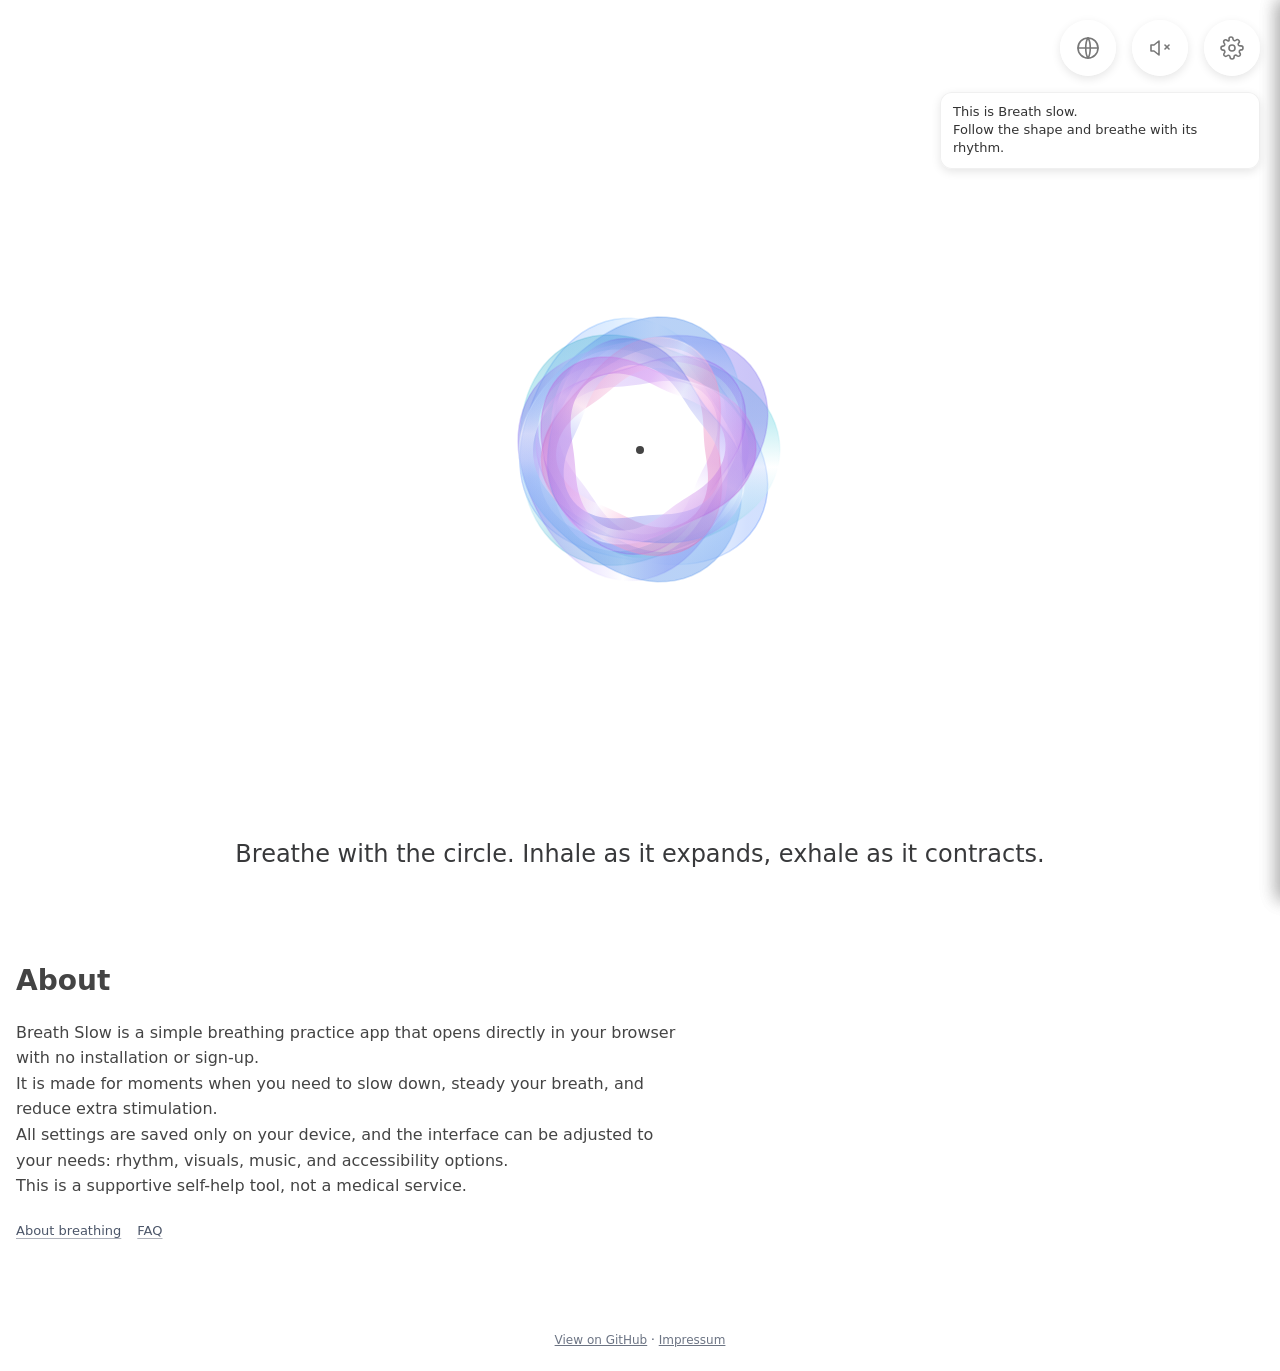
<file: index.html>
<!DOCTYPE html>
<!-- BreathSlow by Alena Savchenko | APP_VERSION: 1.01.04 -->
<html lang="en" class="i18n-pending">
<head>
  <meta charset="UTF-8">
  <meta http-equiv="Content-Security-Policy" content="default-src 'self'; base-uri 'self'; object-src 'none'; script-src 'self' https://breathe-slow.app 'sha256-j3PZd+RSrgcG5TVnEuK0yQ0I3qrVEpvuKPFaSRH3eew='; style-src 'self' https://breathe-slow.app 'sha256-QsekSOyZYPN6DRfVvekTt1rVNWO+JuKD6HgRohD9l/4='; img-src 'self' data:; font-src 'self'; media-src 'self'; connect-src 'self'; form-action 'self'; frame-src 'none'; worker-src 'self'">

  <meta name="viewport" content="width=device-width, initial-scale=1.0">

  <meta name="theme-color" content="#ffffff">
  <link rel="stylesheet" href="./assets/css/styles.css?v=content-pages-2">
  <link rel="prefetch" href="./i18n/en/messages.txt" crossorigin>
  <link rel="prefetch" href="./i18n/en/ui.txt" crossorigin>

  <link rel="icon" href="./favicon.ico" sizes="any">
  <link rel="icon" type="image/svg+xml" href="./icon.svg">
  <link rel="icon" type="image/png" sizes="32x32" href="./favicon-32x32.png">
  <link rel="apple-touch-icon" sizes="180x180" href="./apple-touch-icon.png">
  <link rel="icon" type="image/png" sizes="192x192" href="./android-chrome-192x192.png">

<title>Breath slow – Calm Down Now with Guided Breathing</title>

<meta name="description" content="Free breathing app to help you feel calm during panic, stress, or anxiety. Available in multiple languages. Follow the circles and breathe slowly.">

<meta name="keywords" content="breathe online, online breathing tool, calm down now, calm panic attack, stop panic attack, help with panic attack, breathing for anxiety, anxiety attack breathing exercise, slow breathing exercise, deep breathing exercise, guided breathing, grounding exercise, calm breathing app, regulate nervous system, how to stop hyperventilating, relax quickly, breathing circle, stress relief breathing">

<meta property="og:type" content="website">
<meta property="og:title" content="Breath slow – Calm Down Now with Guided Breathing">
<meta property="og:description" content="Free breathing app to help you feel calm during panic, stress, or anxiety. Available in multiple languages. Follow the circles and breathe slowly.">
<meta property="og:url" content="https://breathe-slow.app/">
<meta property="og:image" content="https://breathe-slow.app/assets/preview/OG-preview.png">
<meta property="og:image:alt" content="Breath slow app preview with guided breathing circles">
<meta property="og:site_name" content="Breath slow">
<meta property="og:locale" content="en_US">

<link rel="canonical" href="https://breathe-slow.app/">

<meta name="twitter:card" content="summary_large_image">
<meta name="twitter:title" content="Breath slow – Calm Down Now with Guided Breathing">
<meta name="twitter:description" content="Free breathing app to help you feel calm during panic, stress, or anxiety. Available in multiple languages. Follow the circles and breathe slowly.">
<meta name="twitter:image" content="https://breathe-slow.app/assets/preview/OG-preview.png">
<meta name="twitter:image:alt" content="Breath slow app preview with guided breathing circles">

<script type="application/ld+json">
{"@context":"https://schema.org","@type":"WebSite","name":"Breath slow","url":"https://breathe-slow.app/","description":"Simple browser breathing app to help calm down, steady breathing, and reduce extra stimulation.","inLanguage":["en","ru","uk","de"]}
</script>

</head>

<body>

  <noscript>
    <style>.app-load-fallback { display: none !important; }</style>
    <section class="startup-message startup-message-noscript" aria-labelledby="noscript-title">
      <div class="startup-message-card">
        <h1 id="noscript-title">JavaScript is required</h1>
        <p>Breath Slow needs JavaScript to run the breathing animation and controls. Please enable JavaScript and reload the page.</p>
      </div>
    </section>
  </noscript>

  <section id="appLoadFallback" class="startup-message app-load-fallback" role="status" aria-live="polite" aria-labelledby="app-load-title">
    <div class="startup-message-card">
      <h1 id="app-load-title">Breath Slow could not start</h1>
      <p>Please refresh the page and try again.</p>
      <a href="./">Refresh page</a>
    </div>
  </section>

  <!-- Кнопка выбора языка -->
  <button id="langToggle" class="lang-toggle" aria-label="Choose language" type="button">
    <svg width="24" height="24" viewBox="0 0 24 24"
         fill="none" stroke-linecap="round" stroke-linejoin="round">
      <circle cx="12" cy="12" r="10"/>
      <line x1="2" y1="12" x2="22" y2="12"/>
      <path d="M12 2c3 4 3 16 0 20"/>
      <path d="M12 2c-3 4-3 16 0 20"/>
    </svg>
  </button>

  <!-- Кнопка музыки -->
  <button id="musicToggle" class="music-toggle" aria-label="Enable music" aria-pressed="false" type="button">
    <svg class="music-icon-off" width="24" height="24" viewBox="0 0 24 24"
         fill="none" stroke-linecap="round" stroke-linejoin="round" aria-hidden="true">
      <path d="M11 5 6 9H3v6h3l5 4z"/>
      <line x1="17" y1="9" x2="21" y2="13"/>
      <line x1="21" y1="9" x2="17" y2="13"/>
    </svg>
    <svg class="music-icon-on" width="24" height="24" viewBox="0 0 24 24"
         fill="none" stroke-linecap="round" stroke-linejoin="round" aria-hidden="true">
      <path d="M11 5 6 9H3v6h3l5 4z"/>
      <path d="M15 9a5 5 0 0 1 0 6"/>
      <path d="M18.5 6.5a9 9 0 0 1 0 11"/>
    </svg>
  </button>

  <!-- Кнопка настроек -->
  <button id="settingsToggle" class="settings-toggle" aria-label="Settings" type="button">
    <svg width="24" height="24" viewBox="0 0 24 24"
         fill="none" stroke-linecap="round" stroke-linejoin="round">
      <circle cx="12" cy="12" r="3"/>
      <path d="M19.4 15a1.65 1.65 0 0 0 .33 1.82l.06.06a2 2 0 1 1-2.83 2.83l-.06-.06a1.65 1.65 0 0 0-1.82-.33 1.65 1.65 0 0 0-1 1.51V21a2 2 0 1 1-4 0v-.09a1.65 1.65 0 0 0-1-1.51 1.65 1.65 0 0 0-1.82.33l-.06.06a2 2 0 1 1-2.83-2.83l.06-.06a1.65 1.65 0 0 0 .33-1.82 1.65 1.65 0 0 0-1.51-1H3a2 2 0 1 1 0-4h.09a1.65 1.65 0 0 0 1.51-1 1.65 1.65 0 0 0-.33-1.82l-.06-.06a2 2 0 1 1 2.83-2.83l.06.06a1.65 1.65 0 0 0 1.82.33A1.65 1.65 0 0 0 9 3.09V3a2 2 0 1 1 4 0v.09a1.65 1.65 0 0 0 1 1.51 1.65 1.65 0 0 0 1.82-.33l.06-.06a2 2 0 1 1 2.83 2.83l-.06.06a1.65 1.65 0 0 0-.33 1.82 1.65 1.65 0 0 0 1.51 1H21a2 2 0 1 1 0 4h-.09a1.65 1.65 0 0 0-1.51 1Z"/>
    </svg>
  </button>

  <div id="tutorialHint" class="keyboard-hint is-hidden" role="status" aria-live="polite">
    <p id="i18n-tutorial-hint">
      This is Breath slow. Follow the shape and breathe with its rhythm.
    </p>
  </div>

  <!-- Шторка выбора языка -->
  <aside id="langPanel" class="settings-panel" aria-hidden="true" inert aria-labelledby="i18n-language-title">
    <header class="settings-header">
      <h2 id="i18n-language-title">Language</h2>
      <button id="langClose" class="settings-close" type="button" aria-label="Close language menu">✕</button>
    </header>
    <div class="settings-content">
      <p id="i18n-language-hint" class="lang-hint">
        Choose interface language:
      </p>
      <ul id="langList" class="lang-list"></ul>
    </div>
  </aside>

  <!-- Шторка настроек -->
  <aside id="settingsPanel" class="settings-panel" aria-hidden="true" inert aria-labelledby="i18n-settings-title">
    <header class="settings-header">
      <h2 id="i18n-settings-title">Settings</h2>
      <button id="settingsClose" class="settings-close" type="button" aria-label="Close settings">✕</button>
    </header>
    <div class="settings-content">
      <details id="breathingModesSettings" class="other-settings breathing-modes-panel">
        <summary id="i18n-settings-breathingMode-additional">Additional modes</summary>
        <div class="other-settings-content">
          <fieldset class="breathing-modes">
            <legend id="i18n-settings-breathingMode-title" class="visually-hidden">Breathing mode</legend>

        <div class="breathing-mode-option">
          <label>
            <input type="radio" name="breathingMode" value="default" checked>
            <span>
              <strong id="i18n-breathingMode-default-title">Regular breathing</strong>
              <small id="i18n-breathingMode-default-short">A flexible mode: choose a comfortable pace and follow the circle.</small>
            </span>
          </label>
          <details>
            <summary id="i18n-breathingMode-default-more">Learn more</summary>
            <p id="i18n-breathingMode-default-long">Slow, steady breathing can reduce overall arousal and coordinate the breath with natural heart-rate variation. Choose the pace that suits you.</p>
          </details>
        </div>

        <div class="breathing-mode-option">
          <label>
            <input type="radio" name="breathingMode" value="long-exhale">
            <span>
              <strong id="i18n-breathingMode-longExhale-title">Long exhale</strong>
              <small id="i18n-breathingMode-longExhale-short">For winding down and relaxing, especially after overload or before sleep.</small>
            </span>
          </label>
          <details>
            <summary id="i18n-breathingMode-longExhale-more">Learn more</summary>
            <p id="i18n-breathingMode-longExhale-long">Heart rate usually slows during exhalation, so a longer exhale shifts the cycle toward relaxation. There are no holds: just a calm inhale and a longer exhale.</p>
          </details>
        </div>

        <div class="breathing-mode-option">
          <label>
            <input type="radio" name="breathingMode" value="box">
            <span>
              <strong id="i18n-breathingMode-box-title">Box breathing</strong>
              <small id="i18n-breathingMode-box-short">For stressful moments when you need to stay composed before a conversation, presentation, or difficult task.</small>
            </span>
          </label>
          <details>
            <summary id="i18n-breathingMode-box-more">Learn more</summary>
            <p id="i18n-breathingMode-box-long">Four equal phases create a simple, predictable rhythm that asks for a little attention. It can help you settle while staying alert.</p>
          </details>
        </div>

        <div class="breathing-mode-option">
          <label>
            <input type="radio" name="breathingMode" value="physiological-sigh">
            <span>
              <strong id="i18n-breathingMode-sigh-title">Physiological sigh</strong>
              <small id="i18n-breathingMode-sigh-short">For a sudden wave of stress or anxiety: use a few cycles to release tension more quickly.</small>
            </span>
          </label>
          <details>
            <summary id="i18n-breathingMode-sigh-more">Learn more</summary>
            <p id="i18n-breathingMode-sigh-long">A regular inhale is followed by a small top-up inhale and a long exhale, similar to a natural physiological sigh. This mode is intended mainly for a few cycles.</p>
          </details>
        </div>

        <div class="breathing-mode-option">
          <label>
            <input type="radio" name="breathingMode" value="less-air">
            <span>
              <strong id="i18n-breathingMode-lessAir-title">Less air</strong>
              <small id="i18n-breathingMode-lessAir-short">For hyperventilation, such as breathing too quickly or deeply during panic.</small>
            </span>
          </label>
          <details>
            <summary id="i18n-breathingMode-lessAir-more">Learn more</summary>
            <p id="i18n-breathingMode-lessAir-long">During hyperventilation, excessive ventilation lowers CO₂, and the urge to inhale more deeply can keep the cycle going. The inhale here is intentionally small, followed by a pause after exhaling.</p>
          </details>
        </div>
          </fieldset>
        </div>
      </details>

      <hr>

      <h3 id="i18n-settings-breathingSpeed-title">Breathing speed</h3>

      <label for="speedSlider" class="slider-label">
        <span id="i18n-settings-breathsPerMinute-label">
          Breaths per minute:
        </span>
        <span id="speedValue">6</span>
      </label>

      <input
        id="speedSlider"
        type="range"
        min="4"
        max="12"
        step="1"
        value="6"
        class="slider"
      >

      <p id="i18n-settings-breathsPerMinute-hint" class="slider-hint">
        Slow breathing (4–12 breaths/min) helps the nervous system calm down.<br>
        Watch the circles and move the slider until the rhythm feels comfortable.
      </p>
      <p id="i18n-settings-breathingSpeed-fixedHint" class="slider-hint" hidden>
        This mode uses fixed timing. Choose Regular breathing to adjust BPM.
      </p>

      <hr>

      <h3 id="i18n-settings-theme-title">Dark theme</h3>

      <div class="theme-row">
        <label class="theme-switch">
          <input id="themeToggle" type="checkbox">
          <span class="theme-switch-slider" aria-hidden="true"></span>
        </label>
      </div>

      <p id="i18n-settings-theme-hint" class="slider-hint">
        Dark theme uses darker colors and may feel more comfortable in low light.
      </p>

      <hr>

      <details id="accessibilitySettings" class="other-settings">
        <summary id="i18n-settings-accessibility-title">Accessibility</summary>

        <div class="other-settings-content">
          <h3 id="i18n-settings-highContrast-title">High contrast mode</h3>

          <div class="theme-row">
            <label class="theme-switch">
              <input id="highContrastToggle" type="checkbox">
              <span class="theme-switch-slider" aria-hidden="true"></span>
            </label>
          </div>

          <p id="i18n-settings-highContrast-hint" class="slider-hint">
            Improves readability with stronger text and UI contrast.
          </p>

          <h3 id="i18n-settings-largeText-title">Large text</h3>

          <div class="theme-row">
            <label class="theme-switch">
              <input id="largeTextToggle" type="checkbox">
              <span class="theme-switch-slider" aria-hidden="true"></span>
            </label>
          </div>

          <p id="i18n-settings-largeText-hint" class="slider-hint">
            Increases text size while keeping layout readable on all screens.
          </p>

          <h3 id="i18n-settings-noGradients-title">Disable gradients</h3>

          <div class="theme-row">
            <label class="theme-switch">
              <input id="noGradientsToggle" type="checkbox">
              <span class="theme-switch-slider" aria-hidden="true"></span>
            </label>
          </div>

          <p id="i18n-settings-noGradients-hint" class="slider-hint">
            Quotes switch without fill effect, and canvas lines become solid color.
          </p>

          <h3 id="i18n-settings-bionicFont-title">Bionic font</h3>

          <div class="theme-row">
            <label class="theme-switch">
              <input id="bionicFontToggle" type="checkbox">
              <span class="theme-switch-slider" aria-hidden="true"></span>
            </label>
          </div>

          <p id="i18n-settings-bionicFont-hint" class="slider-hint">
            Applies a bionic-friendly reading font to all site text, including quotes and settings.
          </p>
        </div>
      </details>

      <hr>

      <details id="otherSettings" class="other-settings">
        <summary id="i18n-settings-other-title">Other settings</summary>

        <div class="other-settings-content">
          <h3 id="i18n-settings-musicVolume-title">Music volume</h3>

          <label for="musicVolumeSlider" class="slider-label">
            <span id="i18n-settings-musicVolume-label">Volume:</span>
            <span id="musicVolumeValue">0%</span>
          </label>

          <input
            id="musicVolumeSlider"
            type="range"
            min="0"
            max="100"
            step="1"
            value="0"
            class="slider"
          >

          <p id="i18n-settings-musicVolume-hint" class="slider-hint">
            At 0% music is off.
          </p>

          <h3 id="i18n-settings-quoteCycles-title">Quote change speed</h3>

          <label for="quoteCyclesSlider" class="slider-label">
            <span id="i18n-settings-quoteCycles-label">Cycles per quote:</span>
            <span id="quoteCyclesValue">2</span>
          </label>

          <input
            id="quoteCyclesSlider"
            type="range"
            min="1"
            max="5"
            step="1"
            value="2"
            class="slider"
          >

          <p id="i18n-settings-quoteCycles-hint" class="slider-hint">
            Number of breathing cycles before switching to the next quote.
          </p>

          <h3 id="i18n-settings-lineWidth-title">Line thickness</h3>

          <label for="lineWidthSlider" class="slider-label">
            <span id="i18n-settings-lineWidth-label">Canvas line width:</span>
            <span id="lineWidthValue">6</span>
          </label>

          <input
            id="lineWidthSlider"
            type="range"
            min="2"
            max="28"
            step="1"
            value="6"
            class="slider"
          >

          <p id="i18n-settings-lineWidth-hint" class="slider-hint">
            Adjust the thickness of both breathing lines.
          </p>

          <h3 id="i18n-settings-tutorialReplay-title">Quick tutorial</h3>

          <div class="theme-row">
            <button id="tutorialReplayButton" class="tutorial-replay-button" type="button">
              Show quick tutorial again
            </button>
          </div>

          <p id="i18n-settings-tutorialReplay-hint" class="slider-hint">
            Replays short first-visit tips.
          </p>

        </div>
      </details>

      <nav class="resource-links resource-links-settings" aria-label="Learn more">
        <a id="i18n-resources-settings-breathing" href="./eng/about-breathing.html">About breathing</a>
        <a id="i18n-resources-settings-faq" href="./eng/faq.html">FAQ</a>
      </nav>
    </div>
  </aside>

  <!-- Общий полупрозрачный фон под шторками -->
  <div id="settingsBackdrop" class="settings-backdrop"></div>

  <main id="mainContent">
    <!-- Canvas -->
    <div class="breathing-scene">
    <canvas id="breathCanvas" role="img" aria-label="Guided breathing circle" aria-describedby="breathingDescription"></canvas>
    <div id="circleInteraction" class="circle-interaction" aria-hidden="true"></div>
    <p id="breathingDescription" class="visually-hidden">Breathe with the circle. Inhale as it expands, exhale as it contracts.</p>
    <p id="breathingPhase" class="visually-hidden" role="status" aria-live="polite" aria-atomic="true"></p>

    <audio id="bgMusic" preload="none" loop>
      <source src="./assets/audio/music/ambient-loop-120s-fade_64k.opus" type="audio/ogg; codecs=opus">
      <source src="./assets/audio/music/ambient-loop-120s-fade_128k.mp3" type="audio/mpeg">
    </audio>

    <!-- Цитаты под анимацией -->
    <div id="breathText" class="breath-text">Breathe with the circle. Inhale as it expands, exhale as it contracts.</div>
    </div>

    <!-- Нижний блок -->
    <div class="description">
      <h1 id="i18n-description-title">About</h1>
      <p id="i18n-description-body">
        Breath Slow is a simple breathing practice app that opens directly in your browser with no installation or sign-up.
        It is made for moments when you need to slow down, steady your breath, and reduce extra stimulation.
        All settings are saved only on your device, and the interface can be adjusted to your needs: rhythm, visuals, music, and accessibility options.
        This is a supportive self-help tool, not a medical service.
      </p>
      <nav class="resource-links resource-links-about" aria-label="Learn more">
        <a id="i18n-resources-about-breathing" href="./eng/about-breathing.html">About breathing</a>
        <a id="i18n-resources-about-faq" href="./eng/faq.html">FAQ</a>
      </nav>
    </div>
  </main>

  <footer class="app-footer">
    <a id="i18n-footer-view-github" href="https://github.com/alena-savchenko/breathe" target="_blank" rel="noopener noreferrer">View on GitHub</a>
    <span aria-hidden="true"> · </span>
    <a href="./impressum.html">Impressum</a>
  </footer>

  <!-- JS: сначала анимация, потом UI / i18n -->
  <script defer src="./assets/js/breath.js?v=modes-ui-2"></script>
  <script defer src="./assets/js/script.js?v=content-pages-2"></script>

</body>
</html>
</file>
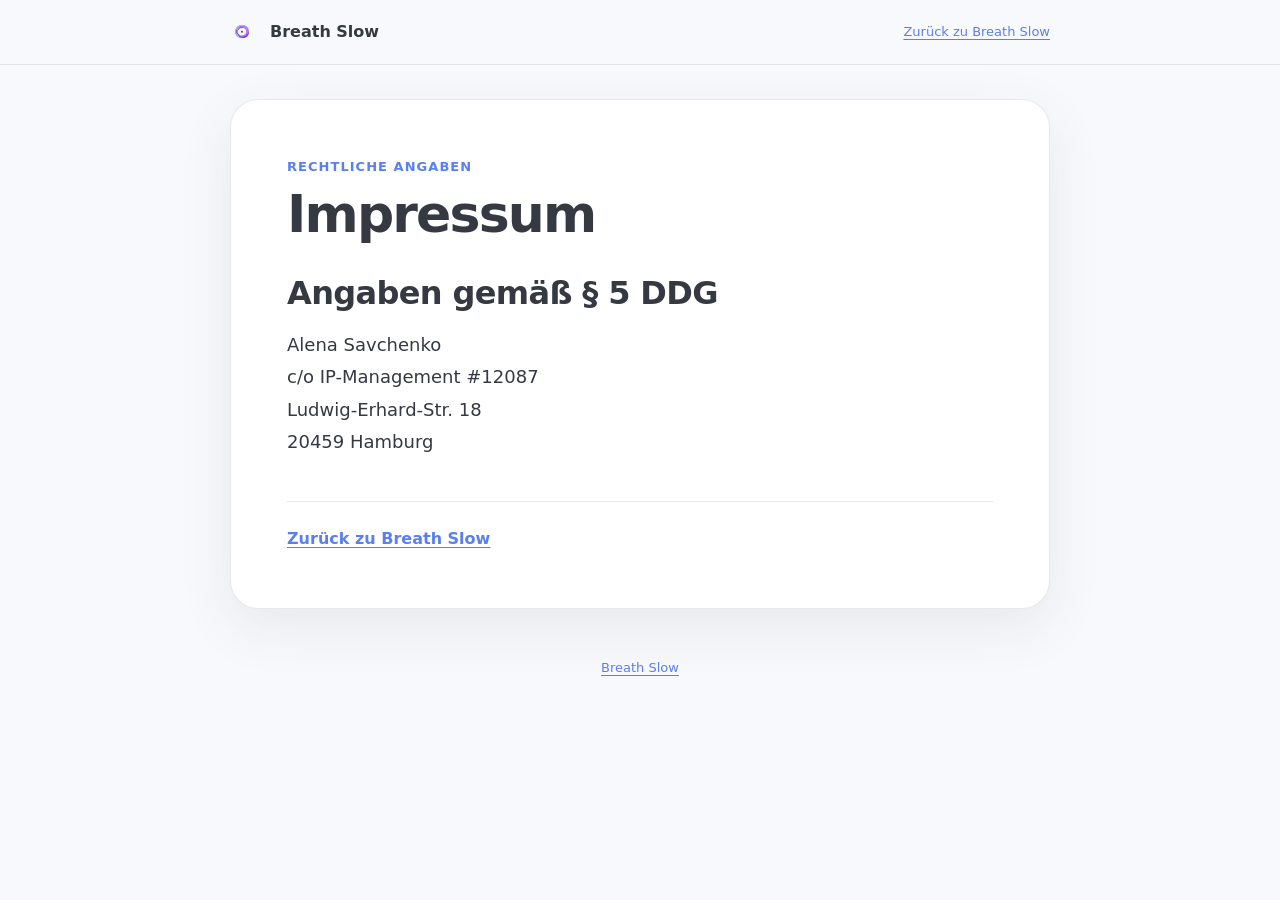
<file: impressum.html>
<!doctype html>
<html lang="de">
<head>
  <meta charset="utf-8">
  <meta name="viewport" content="width=device-width, initial-scale=1">
  <meta name="theme-color" content="#ffffff">
  <title>Impressum — Breath Slow</title>
  <meta name="description" content="Impressum und Anbieterkennzeichnung für Breath Slow.">
  <link rel="stylesheet" href="./assets/css/content-pages.css?v=3">
  <link rel="icon" href="./favicon.ico" sizes="any">
</head>
<body>
  <header class="site-header">
    <div class="site-header-inner">
      <a class="brand" href="./"><img class="brand-mark" src="./icon.svg" alt="" width="24" height="24">Breath Slow</a>
      <nav class="language-links" aria-label="Navigation"><a href="./">Zurück zu Breath Slow</a></nav>
    </div>
  </header>
  <main class="article-shell legal-page">
    <p class="eyebrow">Rechtliche Angaben</p>
    <h1>Impressum</h1>
    <h2>Angaben gemäß § 5 DDG</h2>
    <address class="legal-address">
      Alena Savchenko<br>
      c/o IP-Management #12087<br>
      Ludwig-Erhard-Str. 18<br>
      20459 Hamburg
    </address>
    <nav class="article-nav" aria-label="Navigation"><a href="./">Zurück zu Breath Slow</a></nav>
  </main>
  <footer class="site-footer"><a href="./">Breath Slow</a></footer>
</body>
</html>
</file>
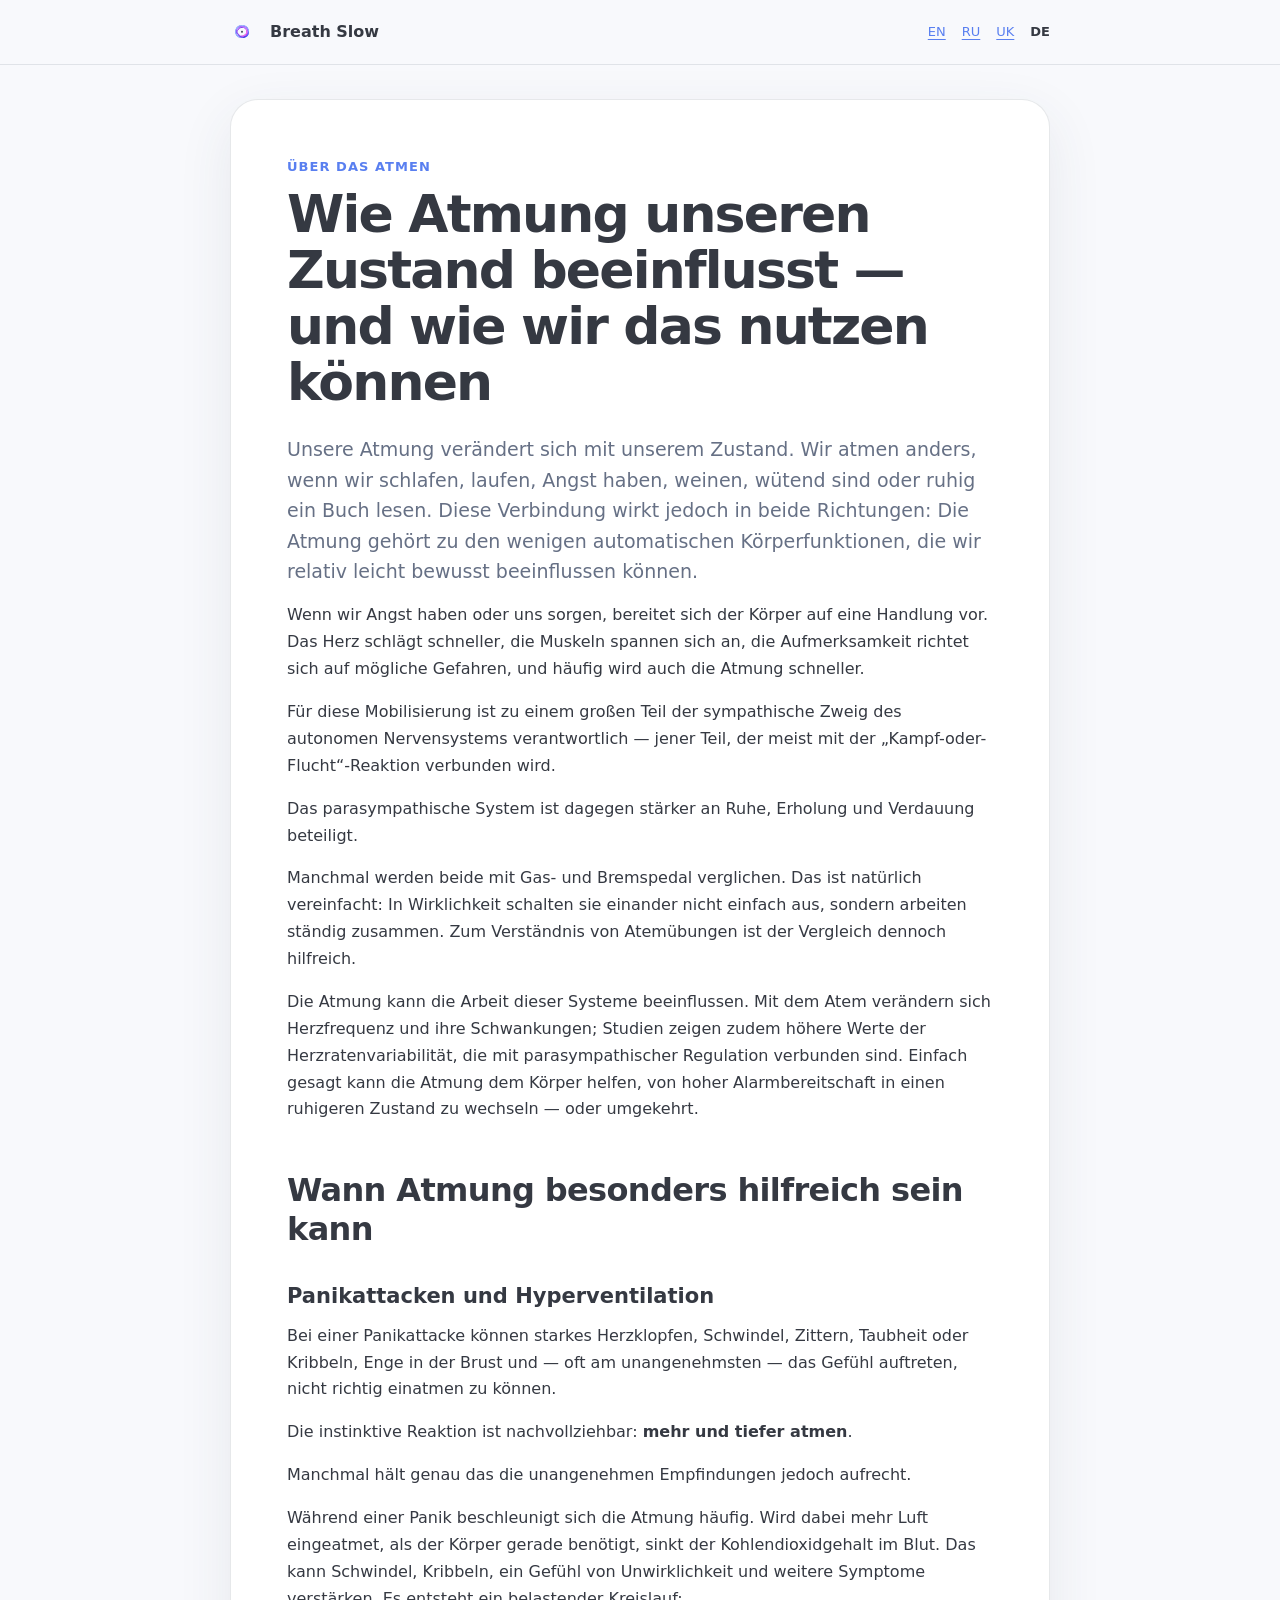
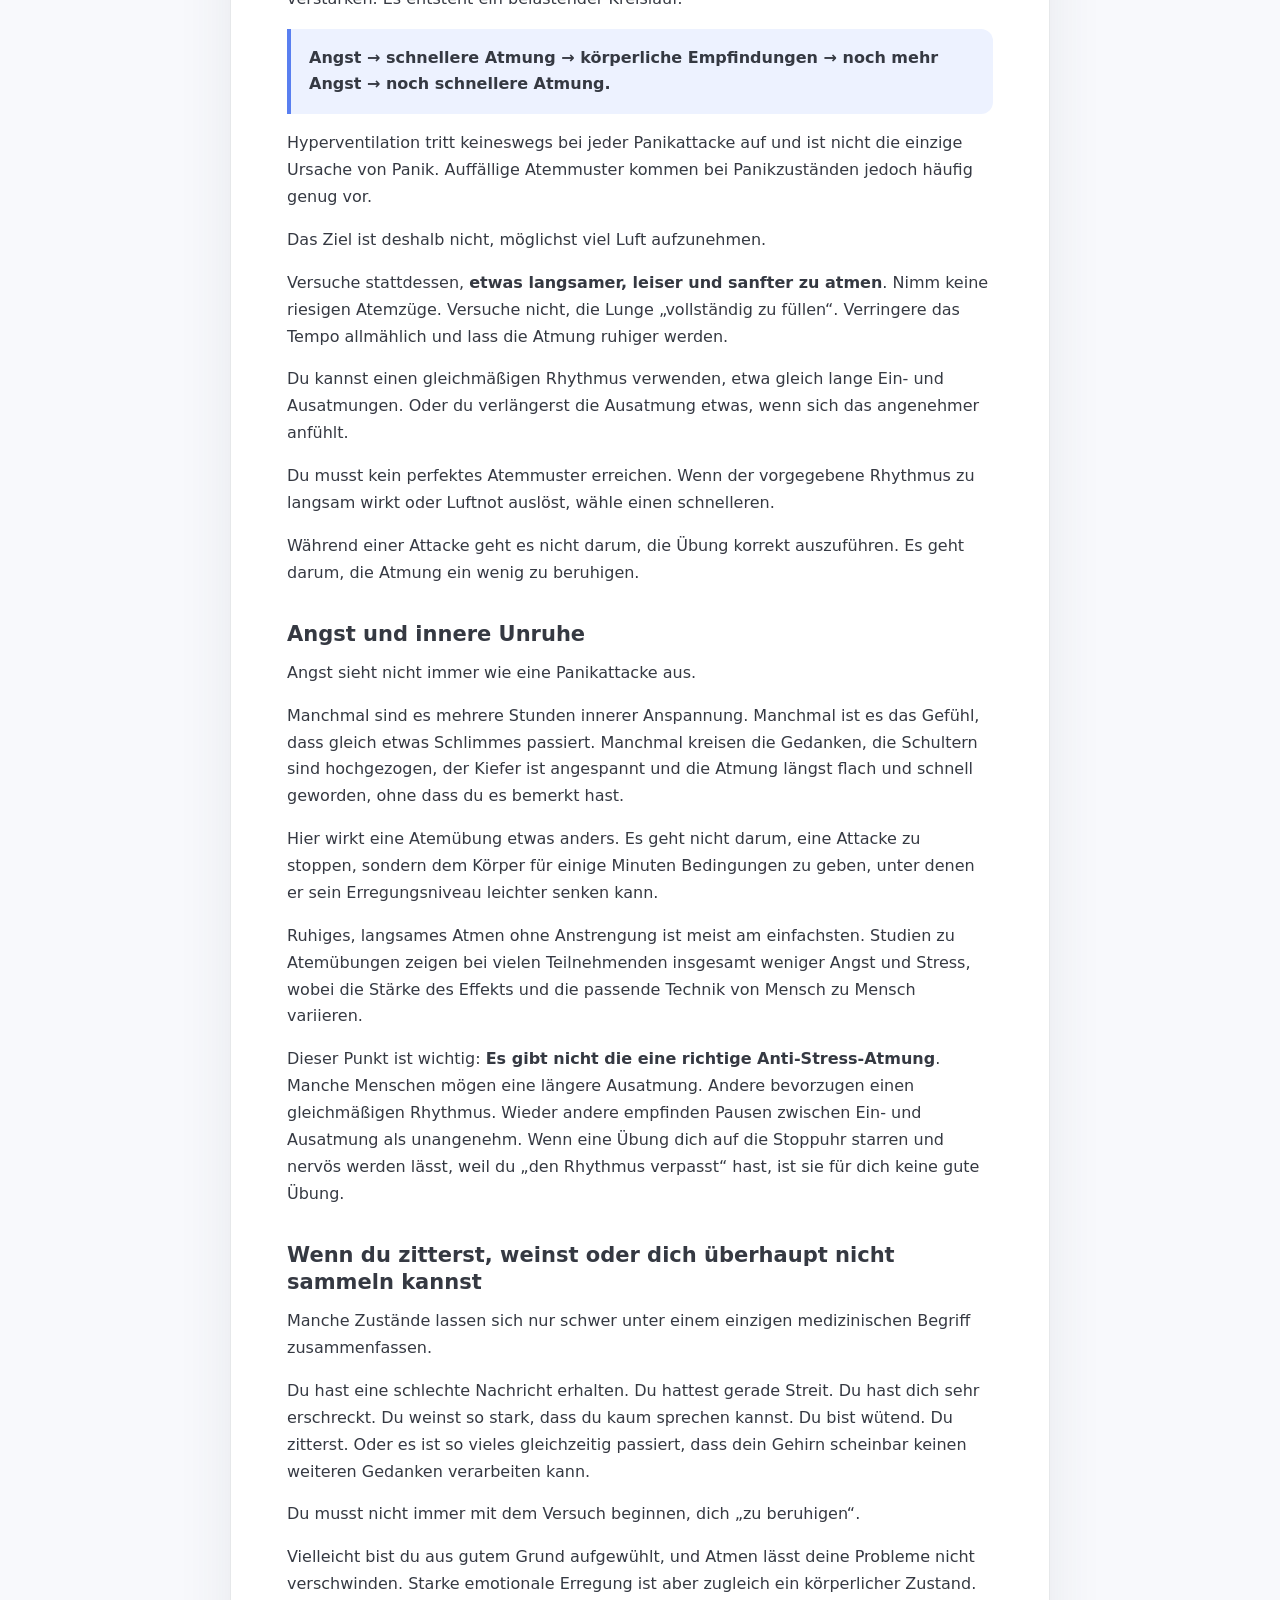
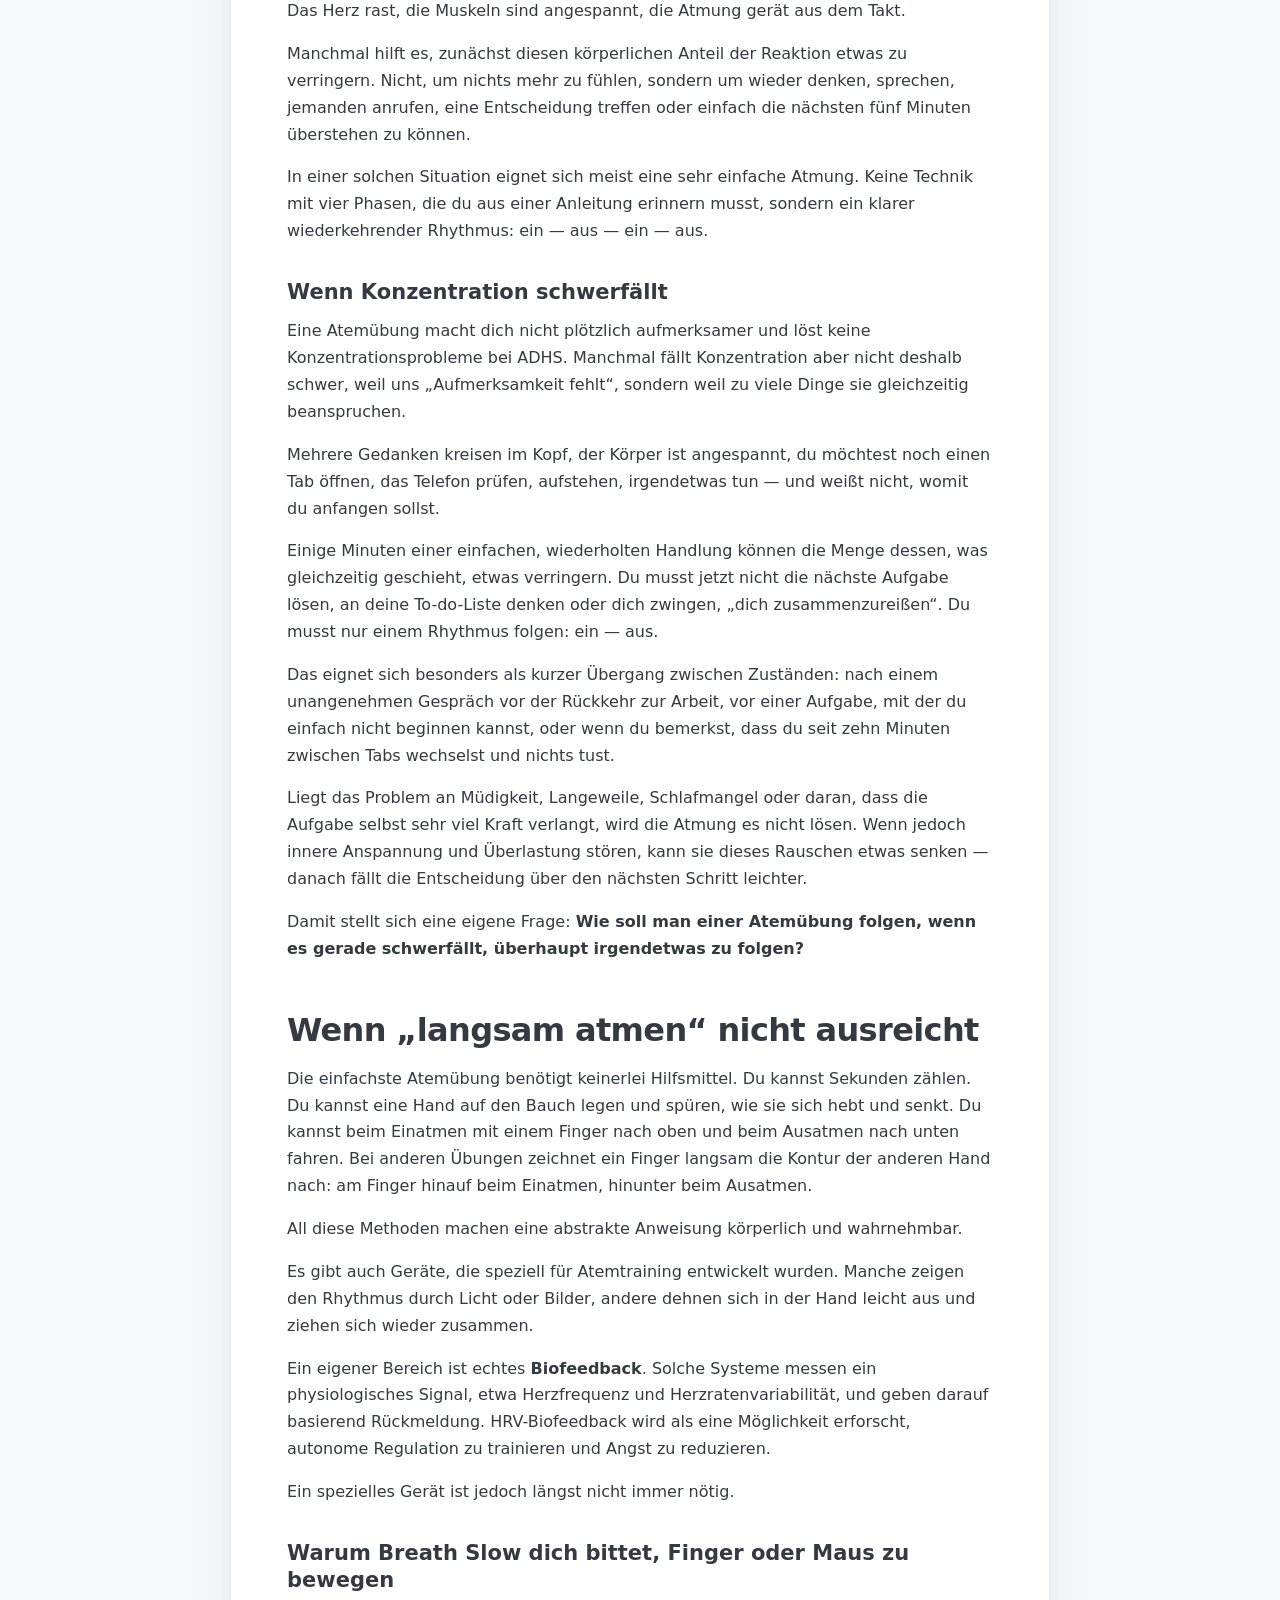
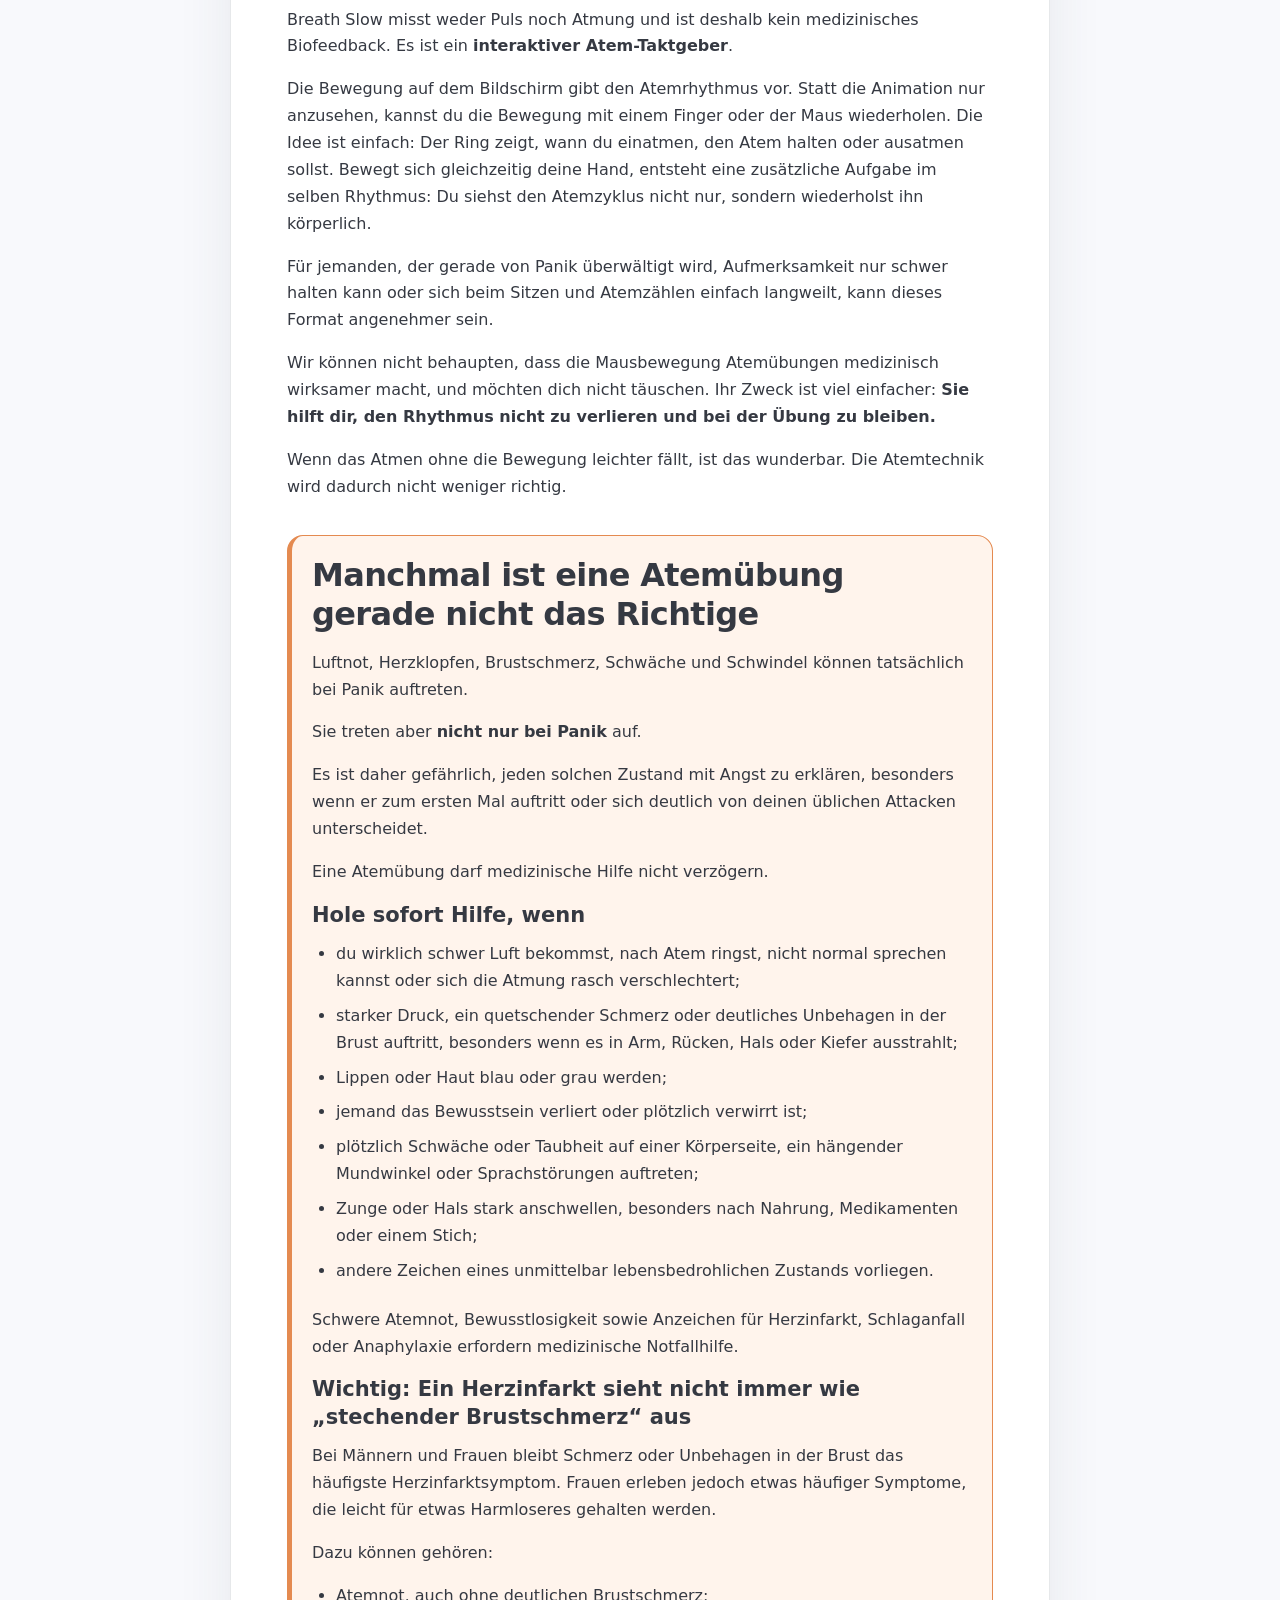
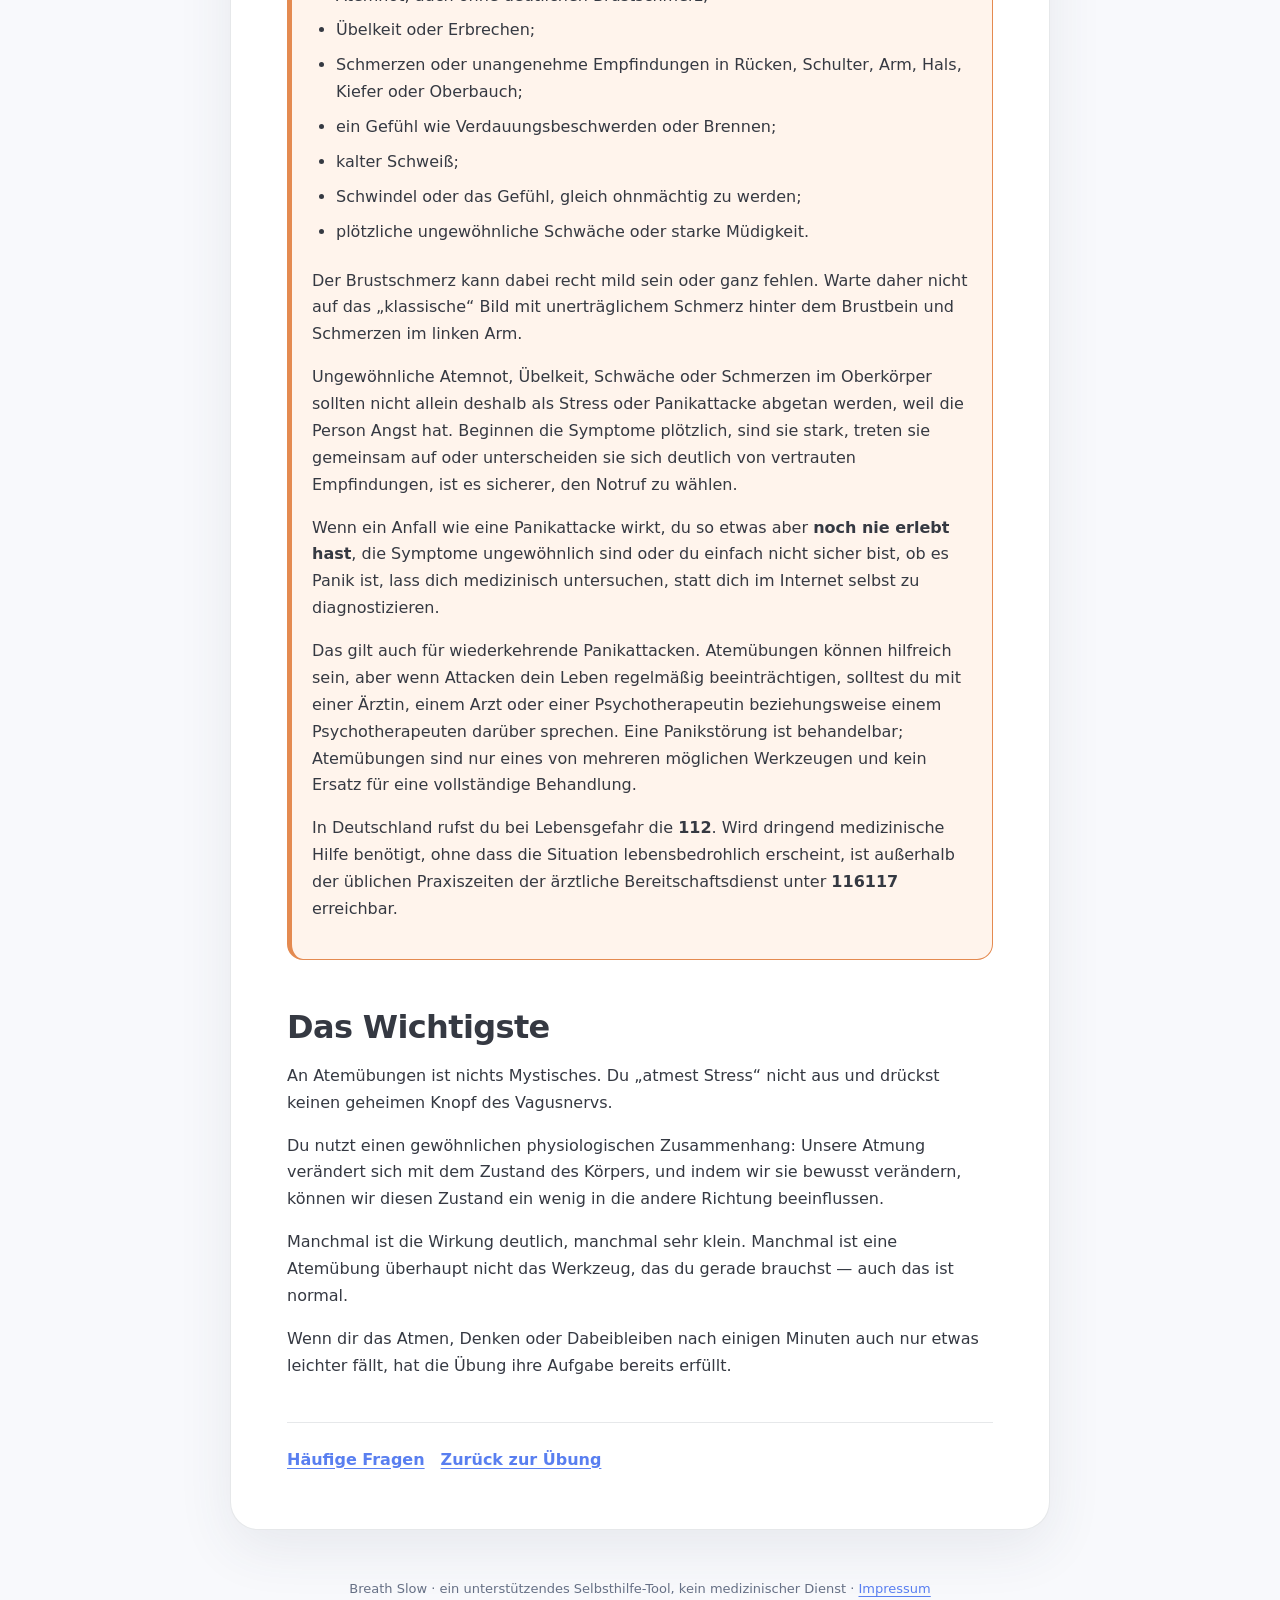
<file: de/about-breathing.html>
<!doctype html><html lang="de"><head><meta charset="utf-8"><meta name="viewport" content="width=device-width, initial-scale=1"><meta name="theme-color" content="#ffffff"><title>Über das Atmen — Breath Slow</title><meta name="description" content="Wie Atmung unseren Zustand beeinflusst, wann Atemübungen helfen können und wann medizinische Hilfe nötig ist."><link rel="stylesheet" href="../assets/css/content-pages.css?v=3"><link rel="icon" href="../favicon.ico" sizes="any"></head><body>
<header class="site-header"><div class="site-header-inner"><a class="brand" href="../"><img class="brand-mark" src="../icon.svg" alt="" width="24" height="24">Breath Slow</a><nav class="language-links" aria-label="Sprache"><a href="../eng/about-breathing.html">EN</a><a href="../ru/about-breathing.html">RU</a><a href="../uk/about-breathing.html">UK</a><a aria-current="page" href="./about-breathing.html">DE</a></nav></div></header>
<main class="article-shell"><p class="eyebrow">Über das Atmen</p><h1>Wie Atmung unseren Zustand beeinflusst — und wie wir das nutzen können</h1>
<p class="lead">Unsere Atmung verändert sich mit unserem Zustand. Wir atmen anders, wenn wir schlafen, laufen, Angst haben, weinen, wütend sind oder ruhig ein Buch lesen. Diese Verbindung wirkt jedoch in beide Richtungen: Die Atmung gehört zu den wenigen automatischen Körperfunktionen, die wir relativ leicht bewusst beeinflussen können.</p>
<p>Wenn wir Angst haben oder uns sorgen, bereitet sich der Körper auf eine Handlung vor. Das Herz schlägt schneller, die Muskeln spannen sich an, die Aufmerksamkeit richtet sich auf mögliche Gefahren, und häufig wird auch die Atmung schneller.</p><p>Für diese Mobilisierung ist zu einem großen Teil der sympathische Zweig des autonomen Nervensystems verantwortlich — jener Teil, der meist mit der „Kampf-oder-Flucht“-Reaktion verbunden wird.</p><p>Das parasympathische System ist dagegen stärker an Ruhe, Erholung und Verdauung beteiligt.</p><p>Manchmal werden beide mit Gas- und Bremspedal verglichen. Das ist natürlich vereinfacht: In Wirklichkeit schalten sie einander nicht einfach aus, sondern arbeiten ständig zusammen. Zum Verständnis von Atemübungen ist der Vergleich dennoch hilfreich.</p><p>Die Atmung kann die Arbeit dieser Systeme beeinflussen. Mit dem Atem verändern sich Herzfrequenz und ihre Schwankungen; Studien zeigen zudem höhere Werte der Herzratenvariabilität, die mit parasympathischer Regulation verbunden sind. Einfach gesagt kann die Atmung dem Körper helfen, von hoher Alarmbereitschaft in einen ruhigeren Zustand zu wechseln — oder umgekehrt.</p>
<h2>Wann Atmung besonders hilfreich sein kann</h2><h3>Panikattacken und Hyperventilation</h3>
<p>Bei einer Panikattacke können starkes Herzklopfen, Schwindel, Zittern, Taubheit oder Kribbeln, Enge in der Brust und — oft am unangenehmsten — das Gefühl auftreten, nicht richtig einatmen zu können.</p><p>Die instinktive Reaktion ist nachvollziehbar: <strong>mehr und tiefer atmen</strong>.</p><p>Manchmal hält genau das die unangenehmen Empfindungen jedoch aufrecht.</p><p>Während einer Panik beschleunigt sich die Atmung häufig. Wird dabei mehr Luft eingeatmet, als der Körper gerade benötigt, sinkt der Kohlendioxidgehalt im Blut. Das kann Schwindel, Kribbeln, ein Gefühl von Unwirklichkeit und weitere Symptome verstärken. Es entsteht ein belastender Kreislauf:</p><p class="cycle-note">Angst → schnellere Atmung → körperliche Empfindungen → noch mehr Angst → noch schnellere Atmung.</p><p>Hyperventilation tritt keineswegs bei jeder Panikattacke auf und ist nicht die einzige Ursache von Panik. Auffällige Atemmuster kommen bei Panikzuständen jedoch häufig genug vor.</p><p>Das Ziel ist deshalb nicht, möglichst viel Luft aufzunehmen.</p><p>Versuche stattdessen, <strong>etwas langsamer, leiser und sanfter zu atmen</strong>. Nimm keine riesigen Atemzüge. Versuche nicht, die Lunge „vollständig zu füllen“. Verringere das Tempo allmählich und lass die Atmung ruhiger werden.</p><p>Du kannst einen gleichmäßigen Rhythmus verwenden, etwa gleich lange Ein- und Ausatmungen. Oder du verlängerst die Ausatmung etwas, wenn sich das angenehmer anfühlt.</p><p>Du musst kein perfektes Atemmuster erreichen. Wenn der vorgegebene Rhythmus zu langsam wirkt oder Luftnot auslöst, wähle einen schnelleren.</p><p>Während einer Attacke geht es nicht darum, die Übung korrekt auszuführen. Es geht darum, die Atmung ein wenig zu beruhigen.</p>
<h3>Angst und innere Unruhe</h3><p>Angst sieht nicht immer wie eine Panikattacke aus.</p><p>Manchmal sind es mehrere Stunden innerer Anspannung. Manchmal ist es das Gefühl, dass gleich etwas Schlimmes passiert. Manchmal kreisen die Gedanken, die Schultern sind hochgezogen, der Kiefer ist angespannt und die Atmung längst flach und schnell geworden, ohne dass du es bemerkt hast.</p><p>Hier wirkt eine Atemübung etwas anders. Es geht nicht darum, eine Attacke zu stoppen, sondern dem Körper für einige Minuten Bedingungen zu geben, unter denen er sein Erregungsniveau leichter senken kann.</p><p>Ruhiges, langsames Atmen ohne Anstrengung ist meist am einfachsten. Studien zu Atemübungen zeigen bei vielen Teilnehmenden insgesamt weniger Angst und Stress, wobei die Stärke des Effekts und die passende Technik von Mensch zu Mensch variieren.</p><p>Dieser Punkt ist wichtig: <strong>Es gibt nicht die eine richtige Anti-Stress-Atmung</strong>. Manche Menschen mögen eine längere Ausatmung. Andere bevorzugen einen gleichmäßigen Rhythmus. Wieder andere empfinden Pausen zwischen Ein- und Ausatmung als unangenehm. Wenn eine Übung dich auf die Stoppuhr starren und nervös werden lässt, weil du „den Rhythmus verpasst“ hast, ist sie für dich keine gute Übung.</p>
<h3>Wenn du zitterst, weinst oder dich überhaupt nicht sammeln kannst</h3><p>Manche Zustände lassen sich nur schwer unter einem einzigen medizinischen Begriff zusammenfassen.</p><p>Du hast eine schlechte Nachricht erhalten. Du hattest gerade Streit. Du hast dich sehr erschreckt. Du weinst so stark, dass du kaum sprechen kannst. Du bist wütend. Du zitterst. Oder es ist so vieles gleichzeitig passiert, dass dein Gehirn scheinbar keinen weiteren Gedanken verarbeiten kann.</p><p>Du musst nicht immer mit dem Versuch beginnen, dich „zu beruhigen“.</p><p>Vielleicht bist du aus gutem Grund aufgewühlt, und Atmen lässt deine Probleme nicht verschwinden. Starke emotionale Erregung ist aber zugleich ein körperlicher Zustand. Das Herz rast, die Muskeln sind angespannt, die Atmung gerät aus dem Takt.</p><p>Manchmal hilft es, zunächst diesen körperlichen Anteil der Reaktion etwas zu verringern. Nicht, um nichts mehr zu fühlen, sondern um wieder denken, sprechen, jemanden anrufen, eine Entscheidung treffen oder einfach die nächsten fünf Minuten überstehen zu können.</p><p>In einer solchen Situation eignet sich meist eine sehr einfache Atmung. Keine Technik mit vier Phasen, die du aus einer Anleitung erinnern musst, sondern ein klarer wiederkehrender Rhythmus: ein — aus — ein — aus.</p>
<h3>Wenn Konzentration schwerfällt</h3><p>Eine Atemübung macht dich nicht plötzlich aufmerksamer und löst keine Konzentrationsprobleme bei ADHS. Manchmal fällt Konzentration aber nicht deshalb schwer, weil uns „Aufmerksamkeit fehlt“, sondern weil zu viele Dinge sie gleichzeitig beanspruchen.</p><p>Mehrere Gedanken kreisen im Kopf, der Körper ist angespannt, du möchtest noch einen Tab öffnen, das Telefon prüfen, aufstehen, irgendetwas tun — und weißt nicht, womit du anfangen sollst.</p><p>Einige Minuten einer einfachen, wiederholten Handlung können die Menge dessen, was gleichzeitig geschieht, etwas verringern. Du musst jetzt nicht die nächste Aufgabe lösen, an deine To-do-Liste denken oder dich zwingen, „dich zusammenzureißen“. Du musst nur einem Rhythmus folgen: ein — aus.</p><p>Das eignet sich besonders als kurzer Übergang zwischen Zuständen: nach einem unangenehmen Gespräch vor der Rückkehr zur Arbeit, vor einer Aufgabe, mit der du einfach nicht beginnen kannst, oder wenn du bemerkst, dass du seit zehn Minuten zwischen Tabs wechselst und nichts tust.</p><p>Liegt das Problem an Müdigkeit, Langeweile, Schlafmangel oder daran, dass die Aufgabe selbst sehr viel Kraft verlangt, wird die Atmung es nicht lösen. Wenn jedoch innere Anspannung und Überlastung stören, kann sie dieses Rauschen etwas senken — danach fällt die Entscheidung über den nächsten Schritt leichter.</p><p>Damit stellt sich eine eigene Frage: <strong>Wie soll man einer Atemübung folgen, wenn es gerade schwerfällt, überhaupt irgendetwas zu folgen?</strong></p>
<h2>Wenn „langsam atmen“ nicht ausreicht</h2><p>Die einfachste Atemübung benötigt keinerlei Hilfsmittel. Du kannst Sekunden zählen. Du kannst eine Hand auf den Bauch legen und spüren, wie sie sich hebt und senkt. Du kannst beim Einatmen mit einem Finger nach oben und beim Ausatmen nach unten fahren. Bei anderen Übungen zeichnet ein Finger langsam die Kontur der anderen Hand nach: am Finger hinauf beim Einatmen, hinunter beim Ausatmen.</p><p>All diese Methoden machen eine abstrakte Anweisung körperlich und wahrnehmbar.</p><p>Es gibt auch Geräte, die speziell für Atemtraining entwickelt wurden. Manche zeigen den Rhythmus durch Licht oder Bilder, andere dehnen sich in der Hand leicht aus und ziehen sich wieder zusammen.</p><p>Ein eigener Bereich ist echtes <strong>Biofeedback</strong>. Solche Systeme messen ein physiologisches Signal, etwa Herzfrequenz und Herzratenvariabilität, und geben darauf basierend Rückmeldung. HRV-Biofeedback wird als eine Möglichkeit erforscht, autonome Regulation zu trainieren und Angst zu reduzieren.</p><p>Ein spezielles Gerät ist jedoch längst nicht immer nötig.</p>
<h3>Warum Breath Slow dich bittet, Finger oder Maus zu bewegen</h3><p>Breath Slow misst weder Puls noch Atmung und ist deshalb kein medizinisches Biofeedback. Es ist ein <strong>interaktiver Atem-Taktgeber</strong>.</p><p>Die Bewegung auf dem Bildschirm gibt den Atemrhythmus vor. Statt die Animation nur anzusehen, kannst du die Bewegung mit einem Finger oder der Maus wiederholen. Die Idee ist einfach: Der Ring zeigt, wann du einatmen, den Atem halten oder ausatmen sollst. Bewegt sich gleichzeitig deine Hand, entsteht eine zusätzliche Aufgabe im selben Rhythmus: Du siehst den Atemzyklus nicht nur, sondern wiederholst ihn körperlich.</p><p>Für jemanden, der gerade von Panik überwältigt wird, Aufmerksamkeit nur schwer halten kann oder sich beim Sitzen und Atemzählen einfach langweilt, kann dieses Format angenehmer sein.</p><p>Wir können nicht behaupten, dass die Mausbewegung Atemübungen medizinisch wirksamer macht, und möchten dich nicht täuschen. Ihr Zweck ist viel einfacher: <strong>Sie hilft dir, den Rhythmus nicht zu verlieren und bei der Übung zu bleiben.</strong></p><p>Wenn das Atmen ohne die Bewegung leichter fällt, ist das wunderbar. Die Atemtechnik wird dadurch nicht weniger richtig.</p>
<section class="safety-note"><h2>Manchmal ist eine Atemübung gerade nicht das Richtige</h2><p>Luftnot, Herzklopfen, Brustschmerz, Schwäche und Schwindel können tatsächlich bei Panik auftreten.</p><p>Sie treten aber <strong>nicht nur bei Panik</strong> auf.</p><p>Es ist daher gefährlich, jeden solchen Zustand mit Angst zu erklären, besonders wenn er zum ersten Mal auftritt oder sich deutlich von deinen üblichen Attacken unterscheidet.</p><p>Eine Atemübung darf medizinische Hilfe nicht verzögern.</p><h3>Hole sofort Hilfe, wenn</h3><ul><li>du wirklich schwer Luft bekommst, nach Atem ringst, nicht normal sprechen kannst oder sich die Atmung rasch verschlechtert;</li><li>starker Druck, ein quetschender Schmerz oder deutliches Unbehagen in der Brust auftritt, besonders wenn es in Arm, Rücken, Hals oder Kiefer ausstrahlt;</li><li>Lippen oder Haut blau oder grau werden;</li><li>jemand das Bewusstsein verliert oder plötzlich verwirrt ist;</li><li>plötzlich Schwäche oder Taubheit auf einer Körperseite, ein hängender Mundwinkel oder Sprachstörungen auftreten;</li><li>Zunge oder Hals stark anschwellen, besonders nach Nahrung, Medikamenten oder einem Stich;</li><li>andere Zeichen eines unmittelbar lebensbedrohlichen Zustands vorliegen.</li></ul><p>Schwere Atemnot, Bewusstlosigkeit sowie Anzeichen für Herzinfarkt, Schlaganfall oder Anaphylaxie erfordern medizinische Notfallhilfe.</p><h3>Wichtig: Ein Herzinfarkt sieht nicht immer wie „stechender Brustschmerz“ aus</h3><p>Bei Männern und Frauen bleibt Schmerz oder Unbehagen in der Brust das häufigste Herzinfarktsymptom. Frauen erleben jedoch etwas häufiger Symptome, die leicht für etwas Harmloseres gehalten werden.</p><p>Dazu können gehören:</p><ul><li>Atemnot, auch ohne deutlichen Brustschmerz;</li><li>Übelkeit oder Erbrechen;</li><li>Schmerzen oder unangenehme Empfindungen in Rücken, Schulter, Arm, Hals, Kiefer oder Oberbauch;</li><li>ein Gefühl wie Verdauungsbeschwerden oder Brennen;</li><li>kalter Schweiß;</li><li>Schwindel oder das Gefühl, gleich ohnmächtig zu werden;</li><li>plötzliche ungewöhnliche Schwäche oder starke Müdigkeit.</li></ul><p>Der Brustschmerz kann dabei recht mild sein oder ganz fehlen. Warte daher nicht auf das „klassische“ Bild mit unerträglichem Schmerz hinter dem Brustbein und Schmerzen im linken Arm.</p><p>Ungewöhnliche Atemnot, Übelkeit, Schwäche oder Schmerzen im Oberkörper sollten nicht allein deshalb als Stress oder Panikattacke abgetan werden, weil die Person Angst hat. Beginnen die Symptome plötzlich, sind sie stark, treten sie gemeinsam auf oder unterscheiden sie sich deutlich von vertrauten Empfindungen, ist es sicherer, den Notruf zu wählen.</p><p>Wenn ein Anfall wie eine Panikattacke wirkt, du so etwas aber <strong>noch nie erlebt hast</strong>, die Symptome ungewöhnlich sind oder du einfach nicht sicher bist, ob es Panik ist, lass dich medizinisch untersuchen, statt dich im Internet selbst zu diagnostizieren.</p><p>Das gilt auch für wiederkehrende Panikattacken. Atemübungen können hilfreich sein, aber wenn Attacken dein Leben regelmäßig beeinträchtigen, solltest du mit einer Ärztin, einem Arzt oder einer Psychotherapeutin beziehungsweise einem Psychotherapeuten darüber sprechen. Eine Panikstörung ist behandelbar; Atemübungen sind nur eines von mehreren möglichen Werkzeugen und kein Ersatz für eine vollständige Behandlung.</p><p>In Deutschland rufst du bei Lebensgefahr die <strong>112</strong>. Wird dringend medizinische Hilfe benötigt, ohne dass die Situation lebensbedrohlich erscheint, ist außerhalb der üblichen Praxiszeiten der ärztliche Bereitschaftsdienst unter <strong>116117</strong> erreichbar.</p></section>
<h2>Das Wichtigste</h2><p>An Atemübungen ist nichts Mystisches. Du „atmest Stress“ nicht aus und drückst keinen geheimen Knopf des Vagusnervs.</p><p>Du nutzt einen gewöhnlichen physiologischen Zusammenhang: Unsere Atmung verändert sich mit dem Zustand des Körpers, und indem wir sie bewusst verändern, können wir diesen Zustand ein wenig in die andere Richtung beeinflussen.</p><p>Manchmal ist die Wirkung deutlich, manchmal sehr klein. Manchmal ist eine Atemübung überhaupt nicht das Werkzeug, das du gerade brauchst — auch das ist normal.</p><p>Wenn dir das Atmen, Denken oder Dabeibleiben nach einigen Minuten auch nur etwas leichter fällt, hat die Übung ihre Aufgabe bereits erfüllt.</p><nav class="article-nav" aria-label="Weitere Seiten"><a href="./faq.html">Häufige Fragen</a><a href="../">Zurück zur Übung</a></nav></main><footer class="site-footer">Breath Slow · ein unterstützendes Selbsthilfe-Tool, kein medizinischer Dienst<span aria-hidden="true"> · </span><a href="../impressum.html">Impressum</a></footer></body></html>
</file>
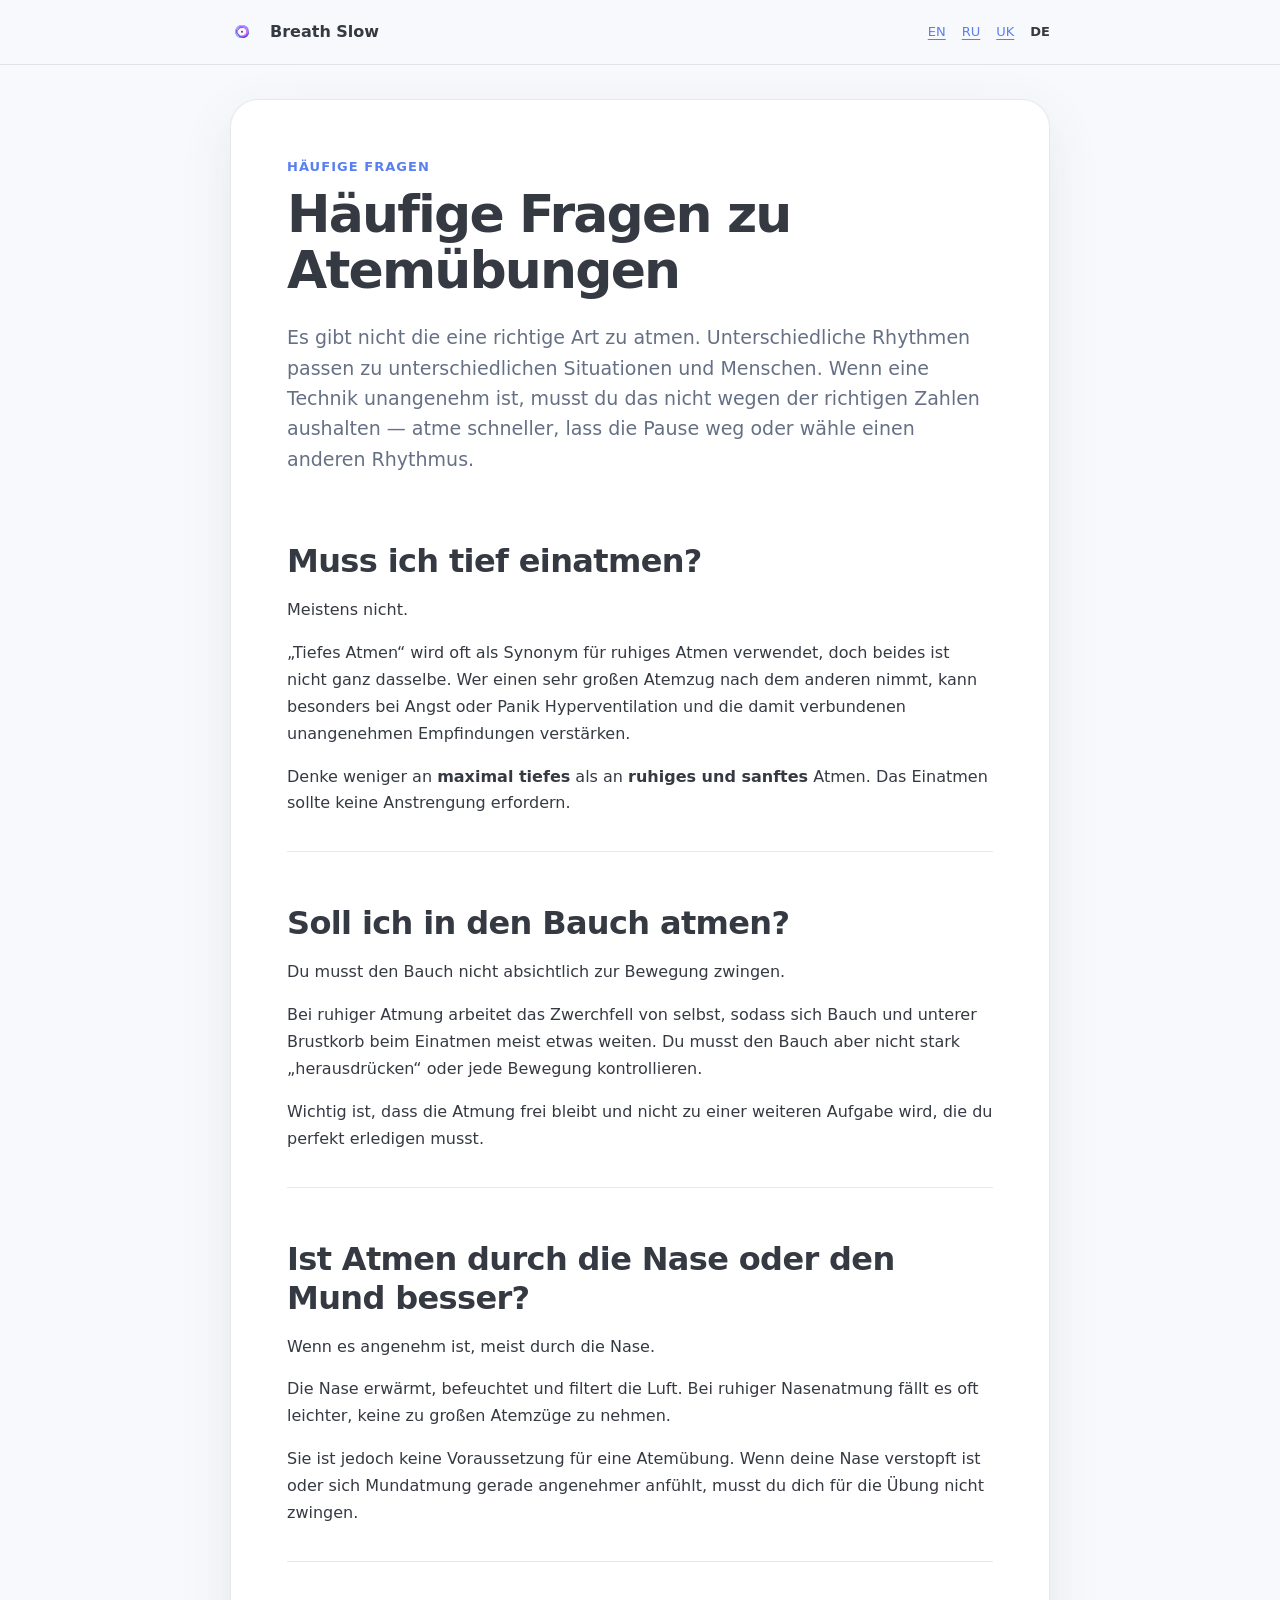
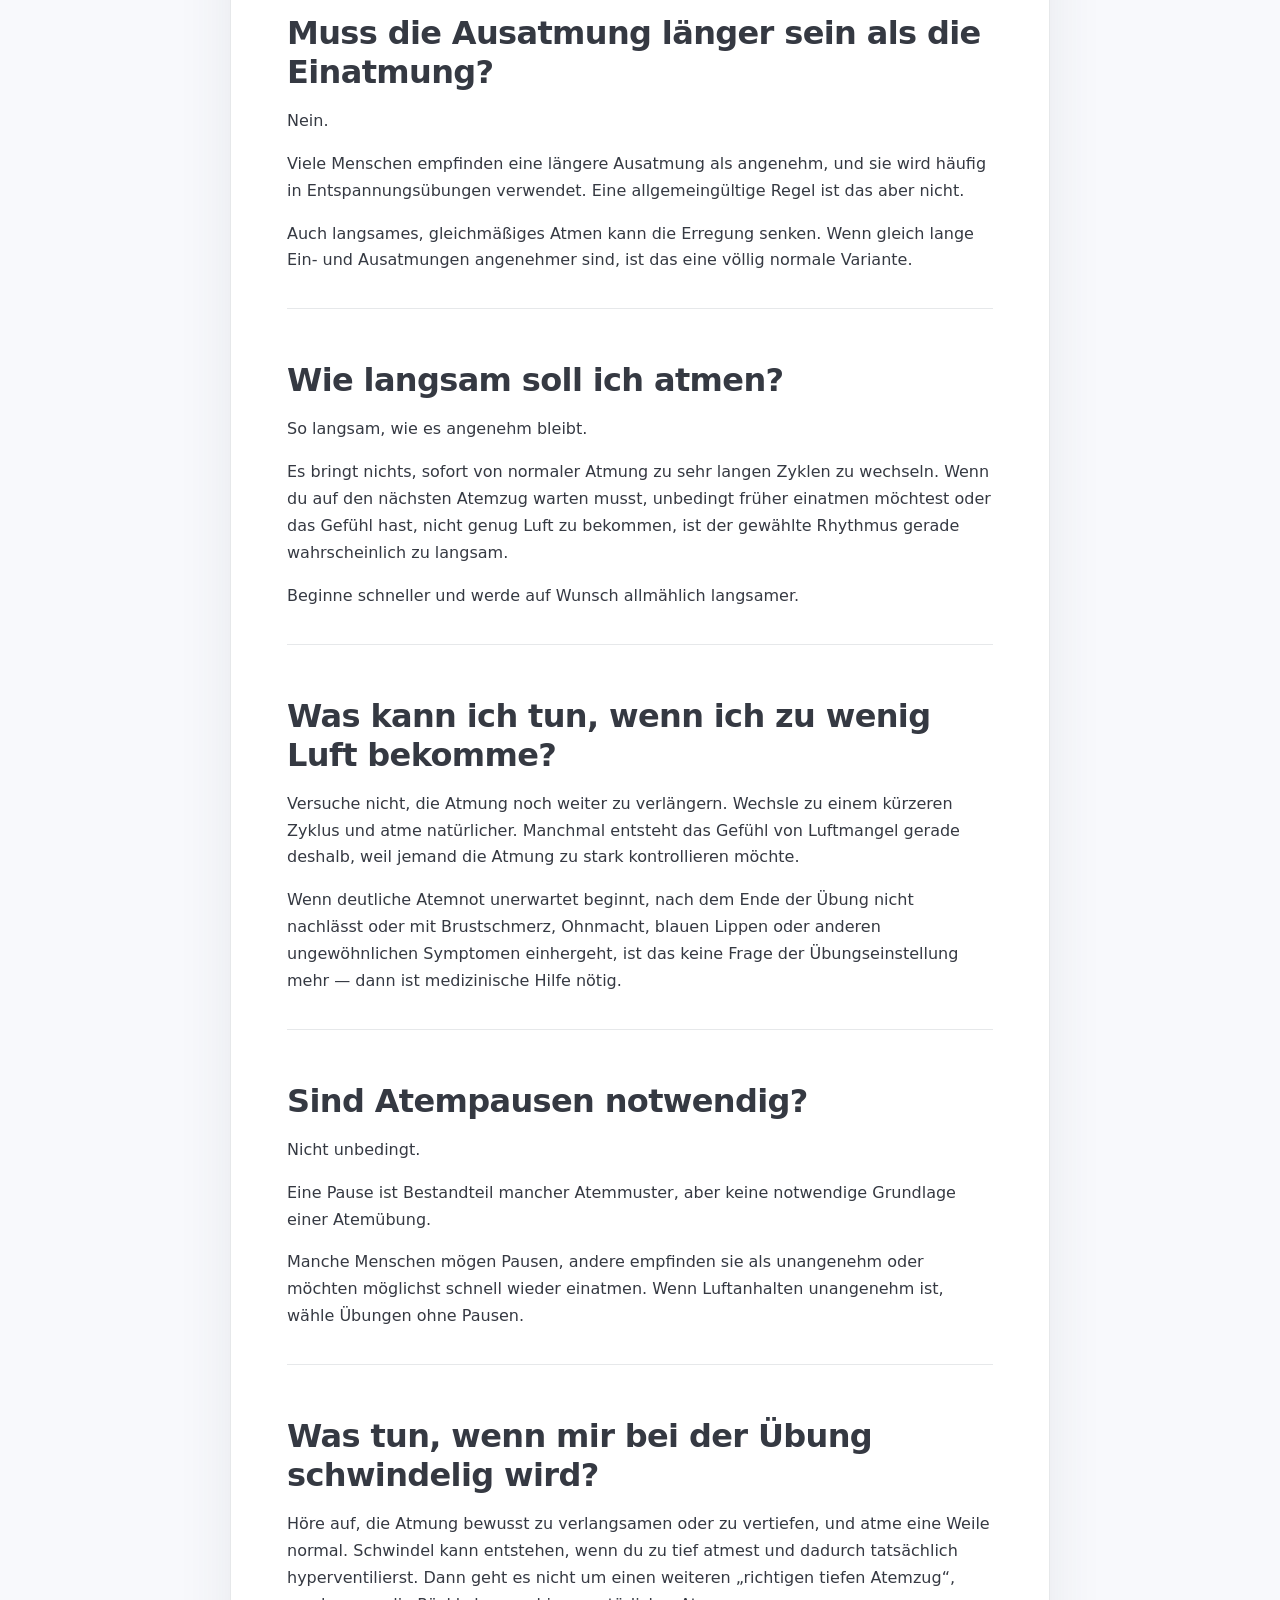
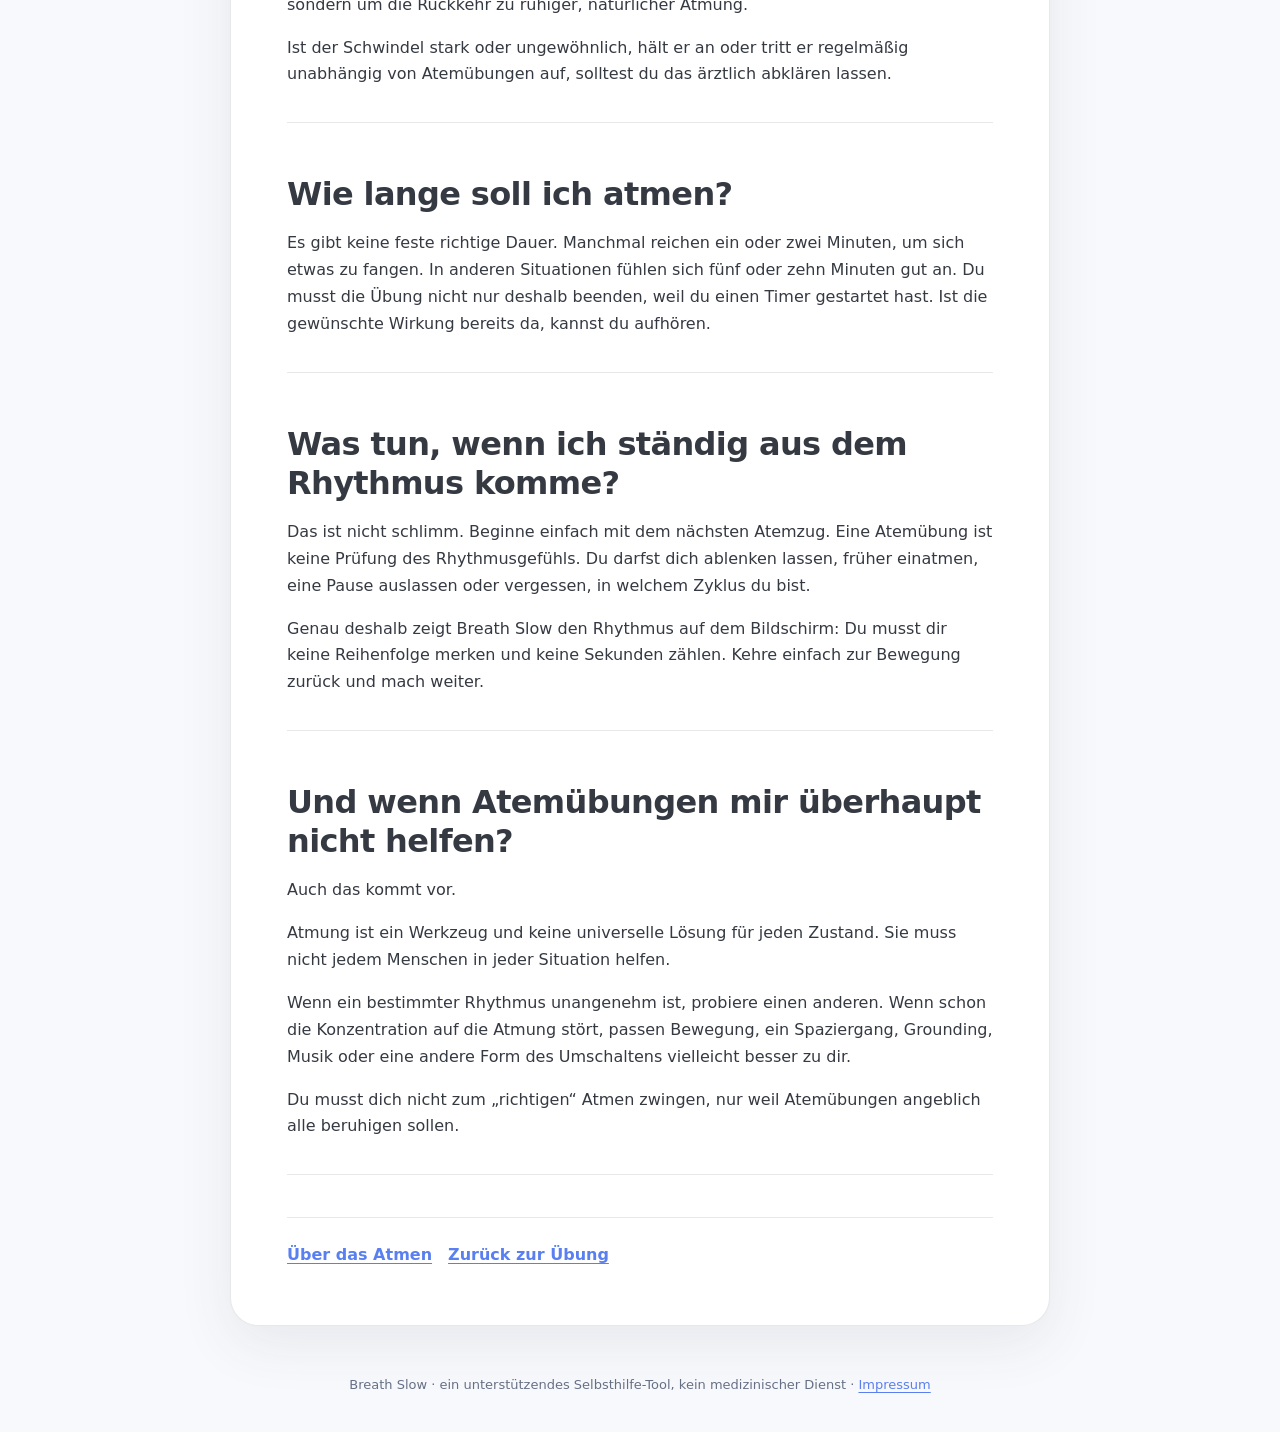
<file: de/faq.html>
<!doctype html><html lang="de"><head><meta charset="utf-8"><meta name="viewport" content="width=device-width, initial-scale=1"><meta name="theme-color" content="#ffffff"><title>Häufige Fragen zu Atemübungen — Breath Slow</title><meta name="description" content="Antworten auf häufige Fragen zu Tiefe, Tempo, Atempausen und Beschwerden bei Atemübungen."><link rel="stylesheet" href="../assets/css/content-pages.css?v=3"><link rel="icon" href="../favicon.ico" sizes="any"></head><body><header class="site-header"><div class="site-header-inner"><a class="brand" href="../"><img class="brand-mark" src="../icon.svg" alt="" width="24" height="24">Breath Slow</a><nav class="language-links" aria-label="Sprache"><a href="../eng/faq.html">EN</a><a href="../ru/faq.html">RU</a><a href="../uk/faq.html">UK</a><a aria-current="page" href="./faq.html">DE</a></nav></div></header><main class="article-shell"><p class="eyebrow">Häufige Fragen</p><h1>Häufige Fragen zu Atemübungen</h1><p class="lead">Es gibt nicht die eine richtige Art zu atmen. Unterschiedliche Rhythmen passen zu unterschiedlichen Situationen und Menschen. Wenn eine Technik unangenehm ist, musst du das nicht wegen der richtigen Zahlen aushalten — atme schneller, lass die Pause weg oder wähle einen anderen Rhythmus.</p>
<section class="faq-item"><h2>Muss ich tief einatmen?</h2><p>Meistens nicht.</p><p>„Tiefes Atmen“ wird oft als Synonym für ruhiges Atmen verwendet, doch beides ist nicht ganz dasselbe. Wer einen sehr großen Atemzug nach dem anderen nimmt, kann besonders bei Angst oder Panik Hyperventilation und die damit verbundenen unangenehmen Empfindungen verstärken.</p><p>Denke weniger an <strong>maximal tiefes</strong> als an <strong>ruhiges und sanftes</strong> Atmen. Das Einatmen sollte keine Anstrengung erfordern.</p></section>
<section class="faq-item"><h2>Soll ich in den Bauch atmen?</h2><p>Du musst den Bauch nicht absichtlich zur Bewegung zwingen.</p><p>Bei ruhiger Atmung arbeitet das Zwerchfell von selbst, sodass sich Bauch und unterer Brustkorb beim Einatmen meist etwas weiten. Du musst den Bauch aber nicht stark „herausdrücken“ oder jede Bewegung kontrollieren.</p><p>Wichtig ist, dass die Atmung frei bleibt und nicht zu einer weiteren Aufgabe wird, die du perfekt erledigen musst.</p></section>
<section class="faq-item"><h2>Ist Atmen durch die Nase oder den Mund besser?</h2><p>Wenn es angenehm ist, meist durch die Nase.</p><p>Die Nase erwärmt, befeuchtet und filtert die Luft. Bei ruhiger Nasenatmung fällt es oft leichter, keine zu großen Atemzüge zu nehmen.</p><p>Sie ist jedoch keine Voraussetzung für eine Atemübung. Wenn deine Nase verstopft ist oder sich Mundatmung gerade angenehmer anfühlt, musst du dich für die Übung nicht zwingen.</p></section>
<section class="faq-item"><h2>Muss die Ausatmung länger sein als die Einatmung?</h2><p>Nein.</p><p>Viele Menschen empfinden eine längere Ausatmung als angenehm, und sie wird häufig in Entspannungsübungen verwendet. Eine allgemeingültige Regel ist das aber nicht.</p><p>Auch langsames, gleichmäßiges Atmen kann die Erregung senken. Wenn gleich lange Ein- und Ausatmungen angenehmer sind, ist das eine völlig normale Variante.</p></section>
<section class="faq-item"><h2>Wie langsam soll ich atmen?</h2><p>So langsam, wie es angenehm bleibt.</p><p>Es bringt nichts, sofort von normaler Atmung zu sehr langen Zyklen zu wechseln. Wenn du auf den nächsten Atemzug warten musst, unbedingt früher einatmen möchtest oder das Gefühl hast, nicht genug Luft zu bekommen, ist der gewählte Rhythmus gerade wahrscheinlich zu langsam.</p><p>Beginne schneller und werde auf Wunsch allmählich langsamer.</p></section>
<section class="faq-item"><h2>Was kann ich tun, wenn ich zu wenig Luft bekomme?</h2><p>Versuche nicht, die Atmung noch weiter zu verlängern. Wechsle zu einem kürzeren Zyklus und atme natürlicher. Manchmal entsteht das Gefühl von Luftmangel gerade deshalb, weil jemand die Atmung zu stark kontrollieren möchte.</p><p>Wenn deutliche Atemnot unerwartet beginnt, nach dem Ende der Übung nicht nachlässt oder mit Brustschmerz, Ohnmacht, blauen Lippen oder anderen ungewöhnlichen Symptomen einhergeht, ist das keine Frage der Übungseinstellung mehr — dann ist medizinische Hilfe nötig.</p></section>
<section class="faq-item"><h2>Sind Atempausen notwendig?</h2><p>Nicht unbedingt.</p><p>Eine Pause ist Bestandteil mancher Atemmuster, aber keine notwendige Grundlage einer Atemübung.</p><p>Manche Menschen mögen Pausen, andere empfinden sie als unangenehm oder möchten möglichst schnell wieder einatmen. Wenn Luftanhalten unangenehm ist, wähle Übungen ohne Pausen.</p></section>
<section class="faq-item"><h2>Was tun, wenn mir bei der Übung schwindelig wird?</h2><p>Höre auf, die Atmung bewusst zu verlangsamen oder zu vertiefen, und atme eine Weile normal. Schwindel kann entstehen, wenn du zu tief atmest und dadurch tatsächlich hyperventilierst. Dann geht es nicht um einen weiteren „richtigen tiefen Atemzug“, sondern um die Rückkehr zu ruhiger, natürlicher Atmung.</p><p>Ist der Schwindel stark oder ungewöhnlich, hält er an oder tritt er regelmäßig unabhängig von Atemübungen auf, solltest du das ärztlich abklären lassen.</p></section>
<section class="faq-item"><h2>Wie lange soll ich atmen?</h2><p>Es gibt keine feste richtige Dauer. Manchmal reichen ein oder zwei Minuten, um sich etwas zu fangen. In anderen Situationen fühlen sich fünf oder zehn Minuten gut an. Du musst die Übung nicht nur deshalb beenden, weil du einen Timer gestartet hast. Ist die gewünschte Wirkung bereits da, kannst du aufhören.</p></section>
<section class="faq-item"><h2>Was tun, wenn ich ständig aus dem Rhythmus komme?</h2><p>Das ist nicht schlimm. Beginne einfach mit dem nächsten Atemzug. Eine Atemübung ist keine Prüfung des Rhythmusgefühls. Du darfst dich ablenken lassen, früher einatmen, eine Pause auslassen oder vergessen, in welchem Zyklus du bist.</p><p>Genau deshalb zeigt Breath Slow den Rhythmus auf dem Bildschirm: Du musst dir keine Reihenfolge merken und keine Sekunden zählen. Kehre einfach zur Bewegung zurück und mach weiter.</p></section>
<section class="faq-item"><h2>Und wenn Atemübungen mir überhaupt nicht helfen?</h2><p>Auch das kommt vor.</p><p>Atmung ist ein Werkzeug und keine universelle Lösung für jeden Zustand. Sie muss nicht jedem Menschen in jeder Situation helfen.</p><p>Wenn ein bestimmter Rhythmus unangenehm ist, probiere einen anderen. Wenn schon die Konzentration auf die Atmung stört, passen Bewegung, ein Spaziergang, Grounding, Musik oder eine andere Form des Umschaltens vielleicht besser zu dir.</p><p>Du musst dich nicht zum „richtigen“ Atmen zwingen, nur weil Atemübungen angeblich alle beruhigen sollen.</p></section>
<nav class="article-nav" aria-label="Weitere Seiten"><a href="./about-breathing.html">Über das Atmen</a><a href="../">Zurück zur Übung</a></nav></main><footer class="site-footer">Breath Slow · ein unterstützendes Selbsthilfe-Tool, kein medizinischer Dienst<span aria-hidden="true"> · </span><a href="../impressum.html">Impressum</a></footer></body></html>
</file>
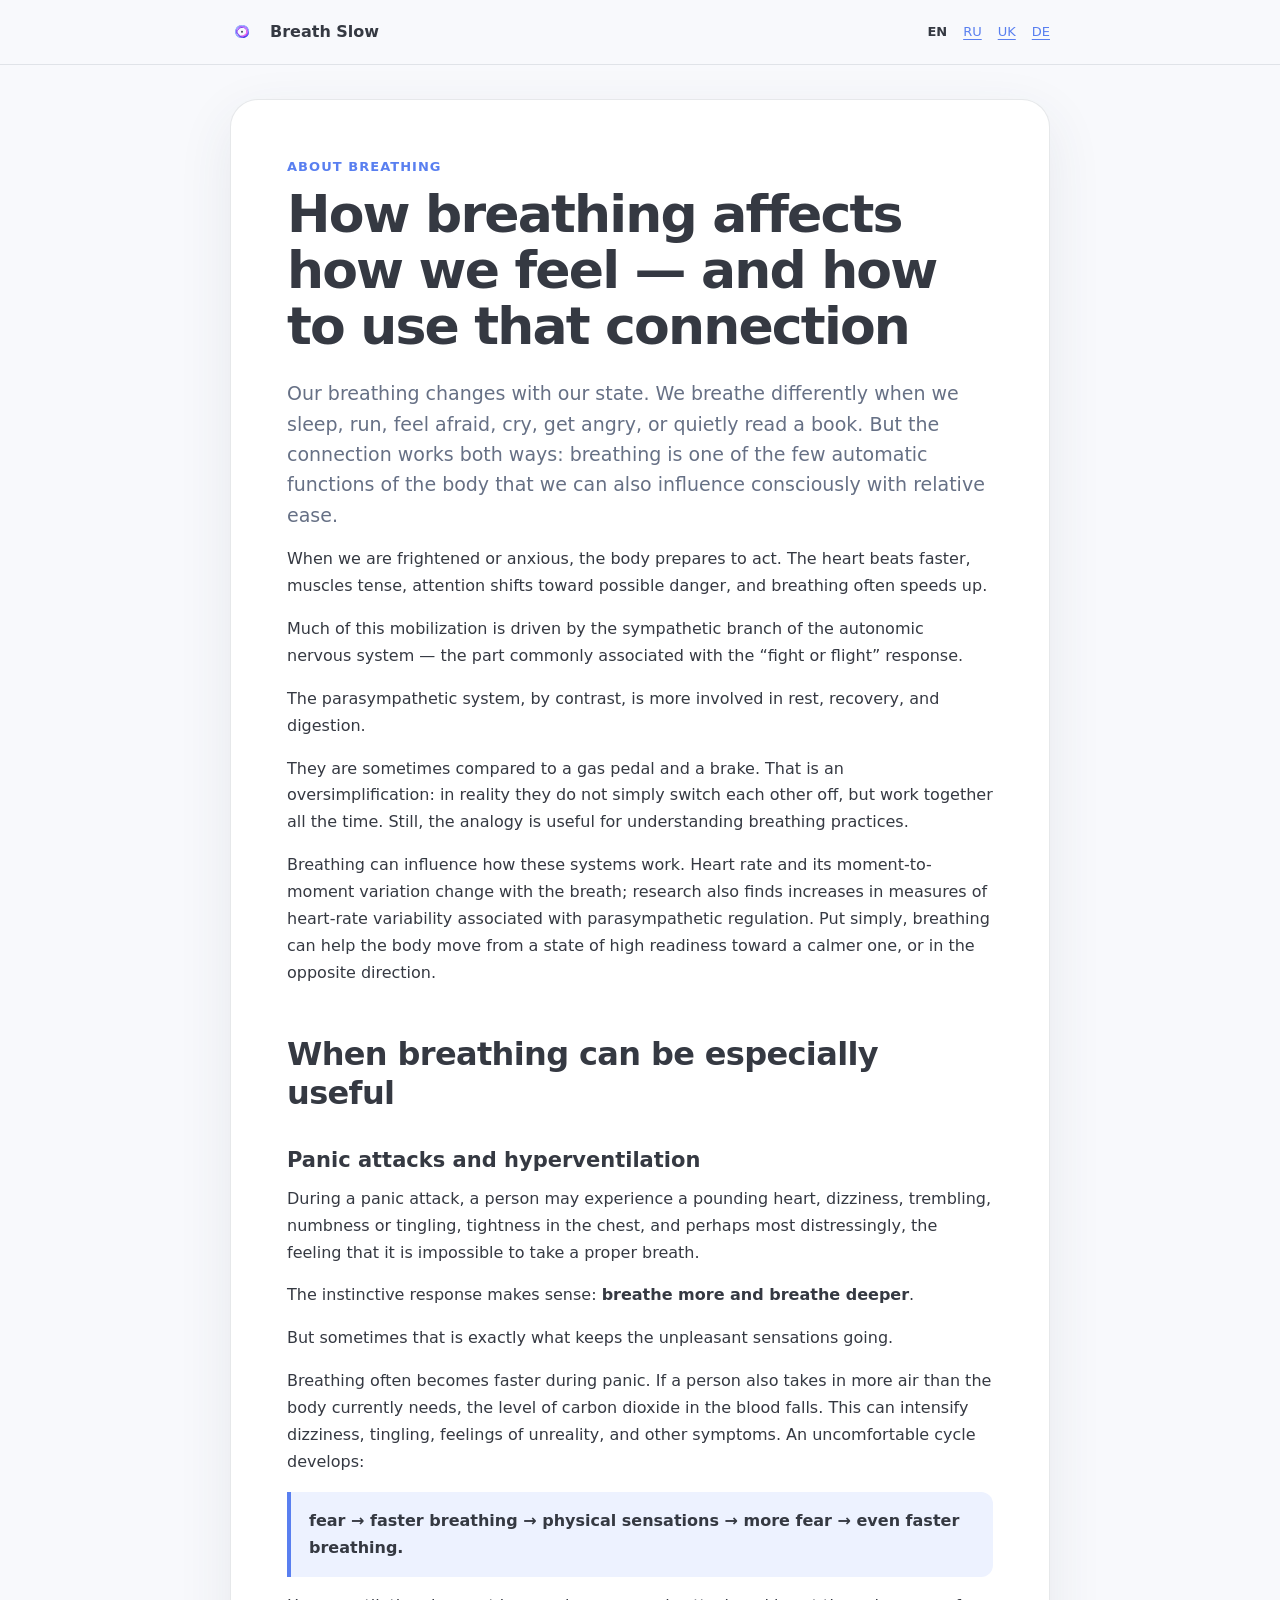
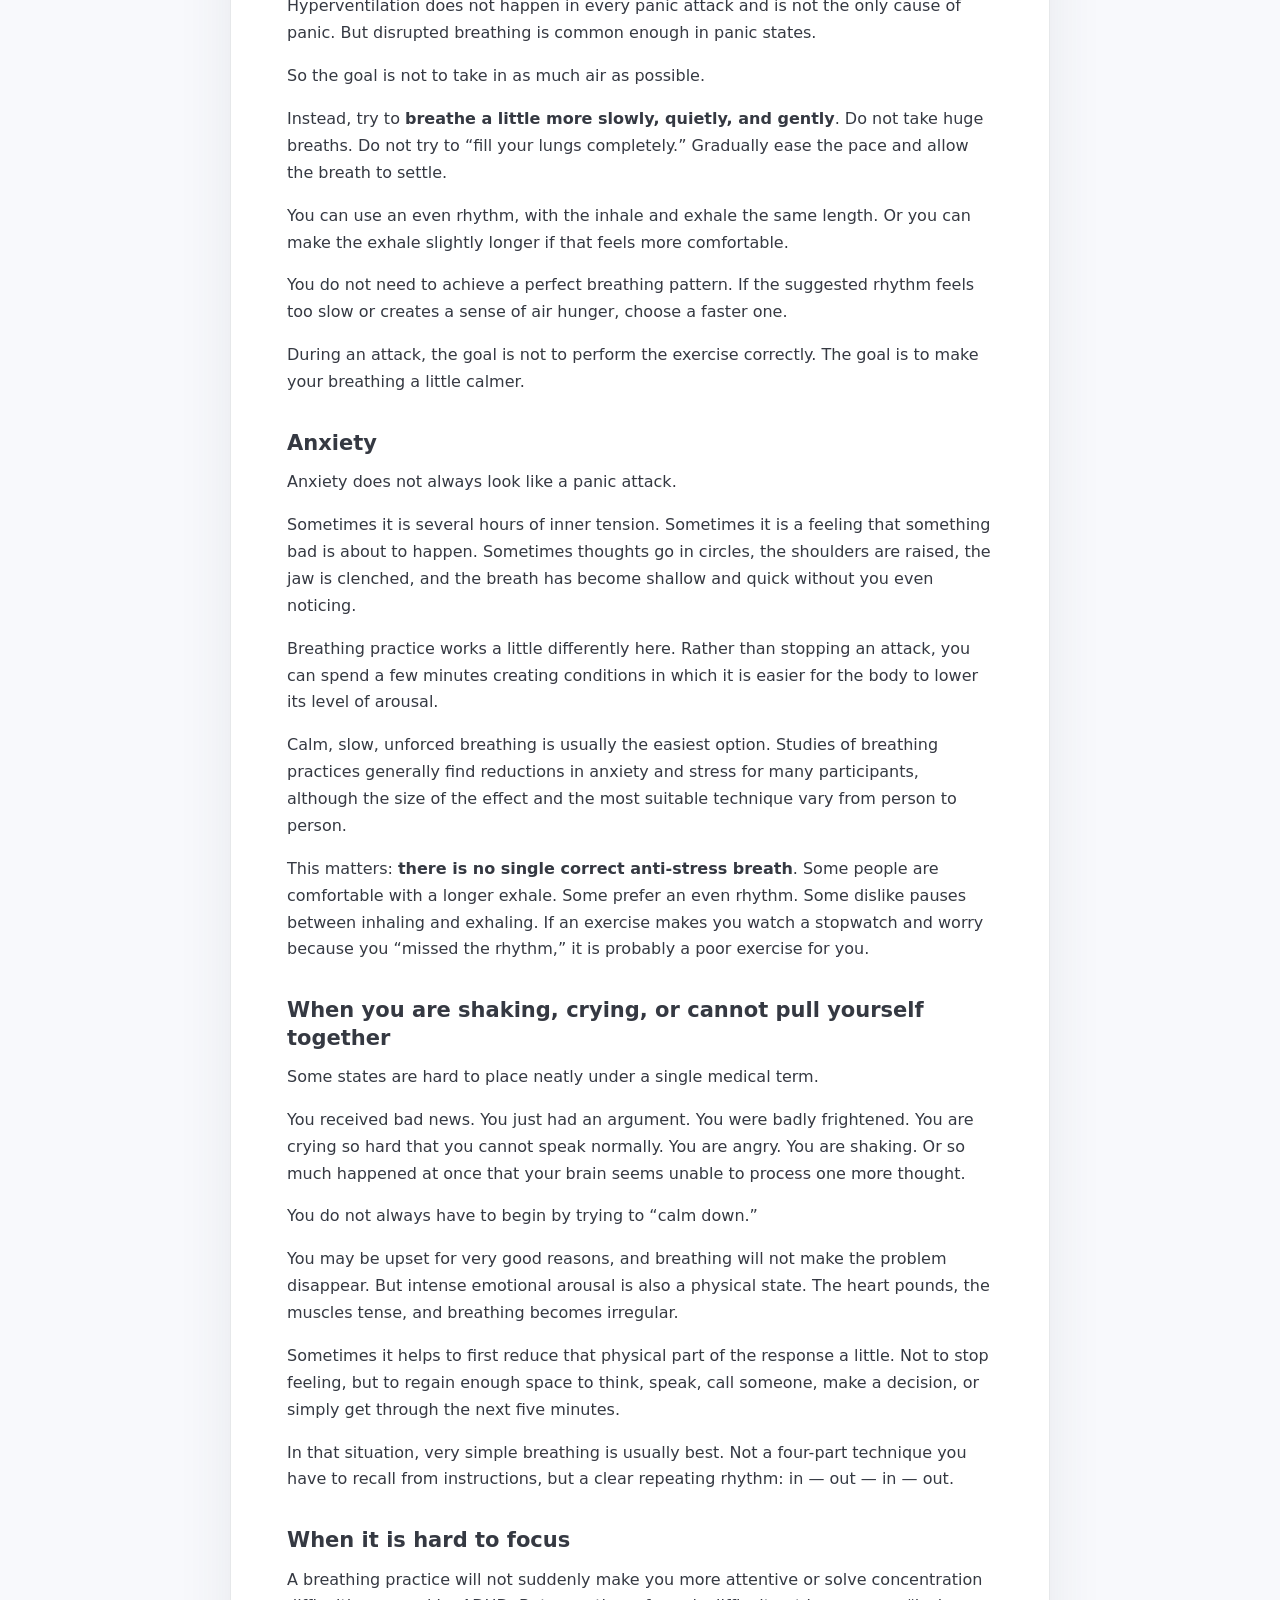
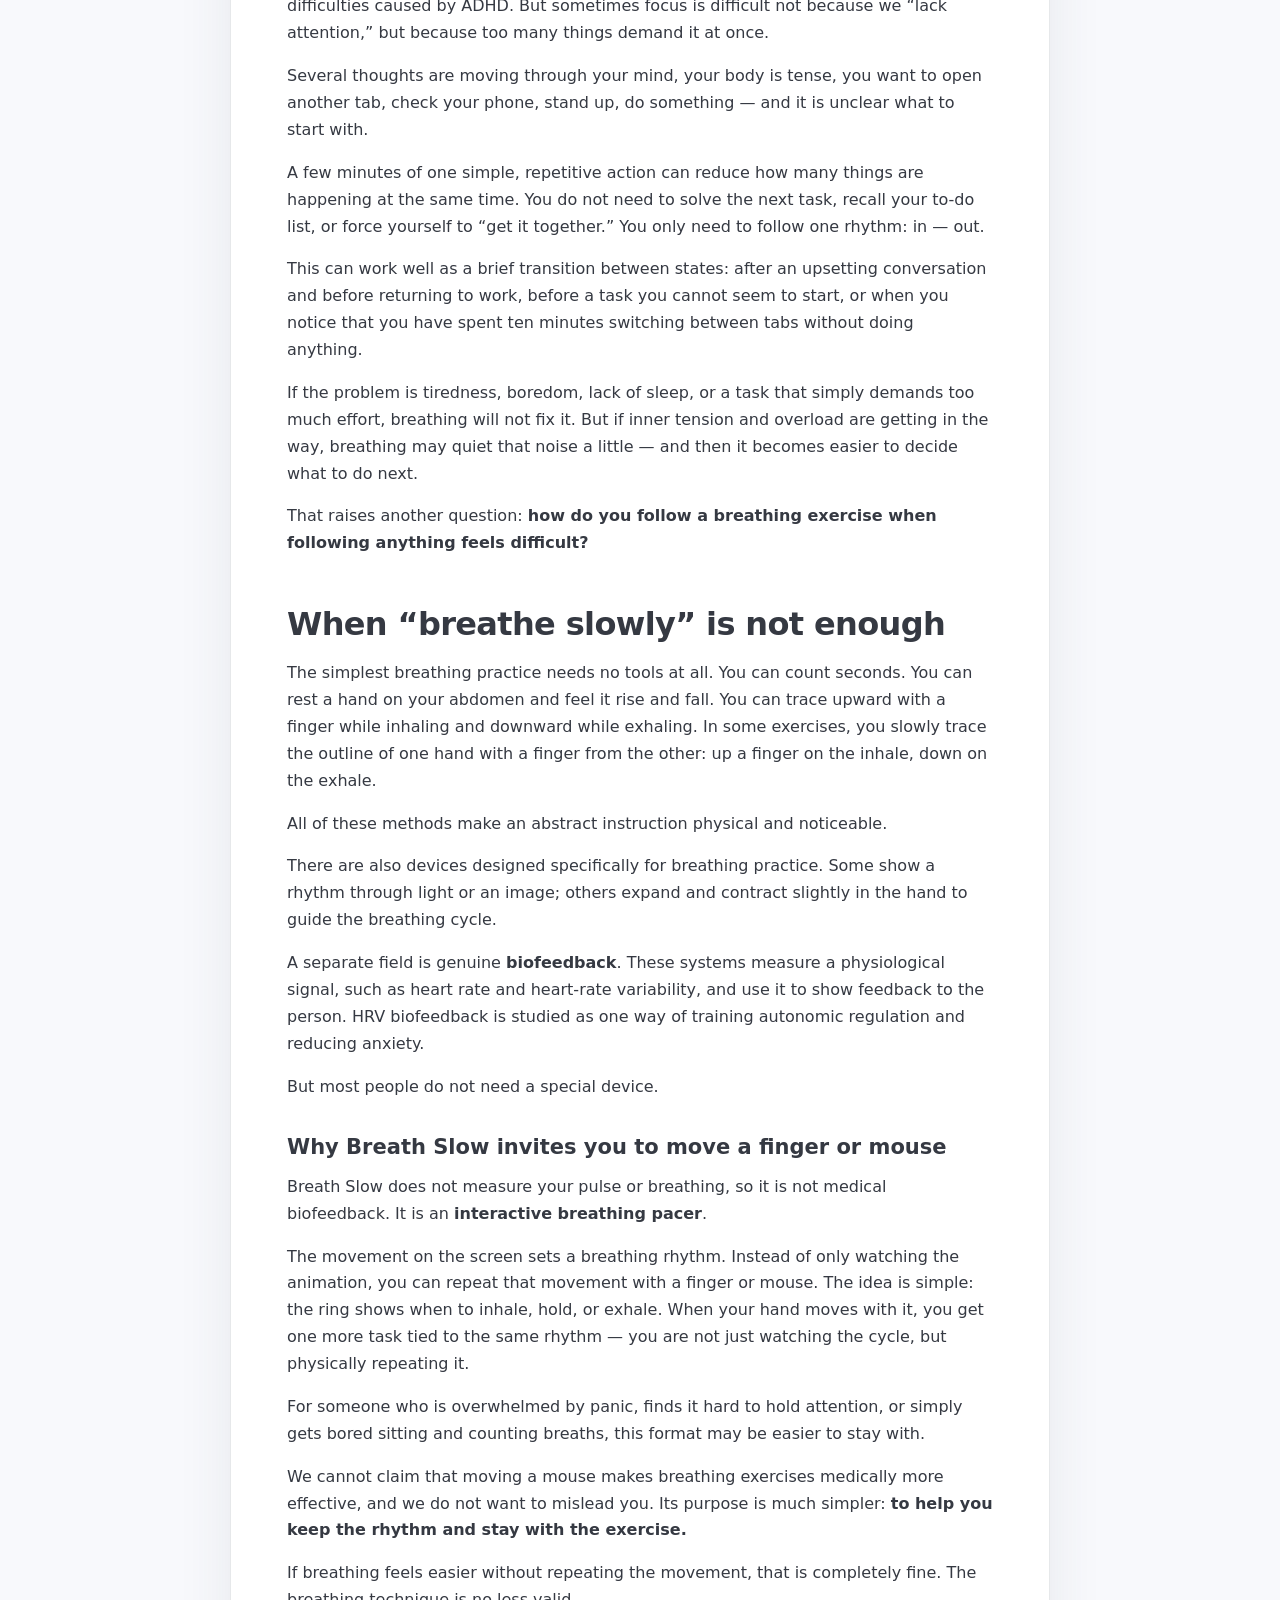
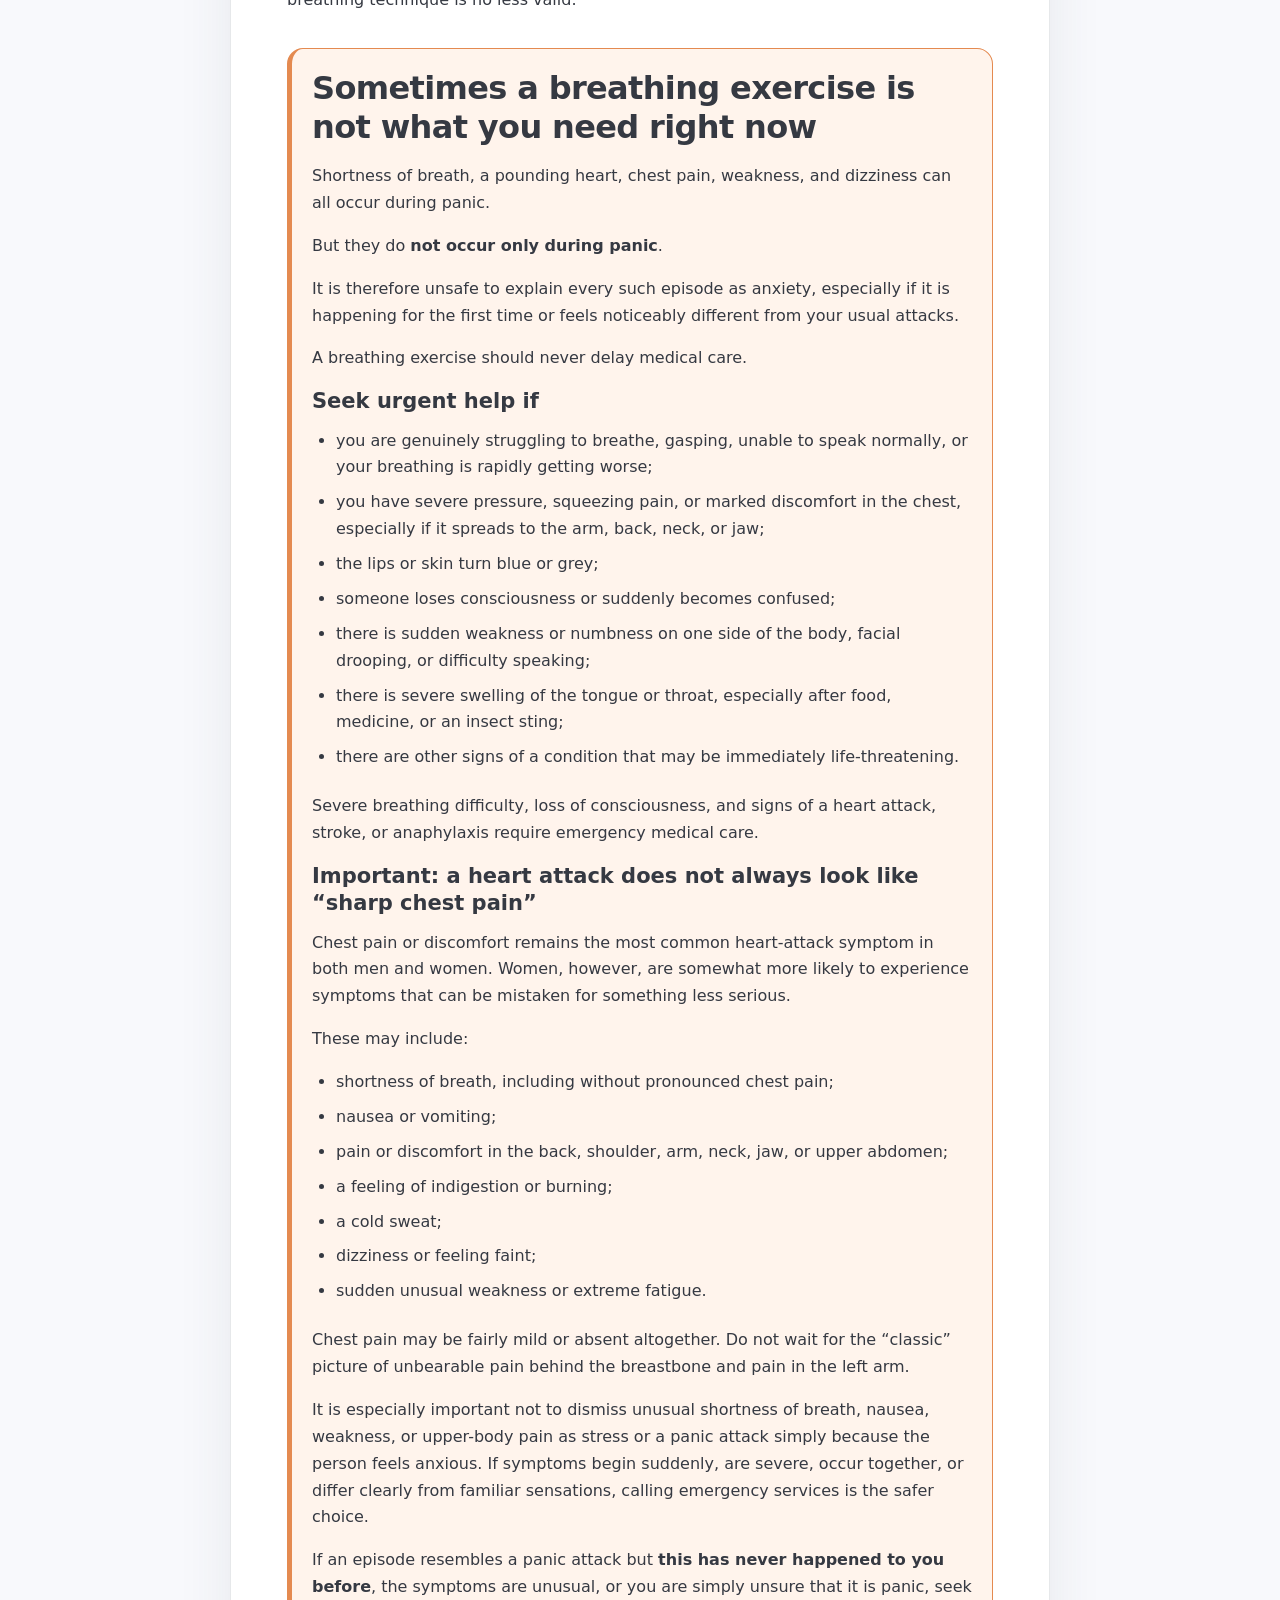
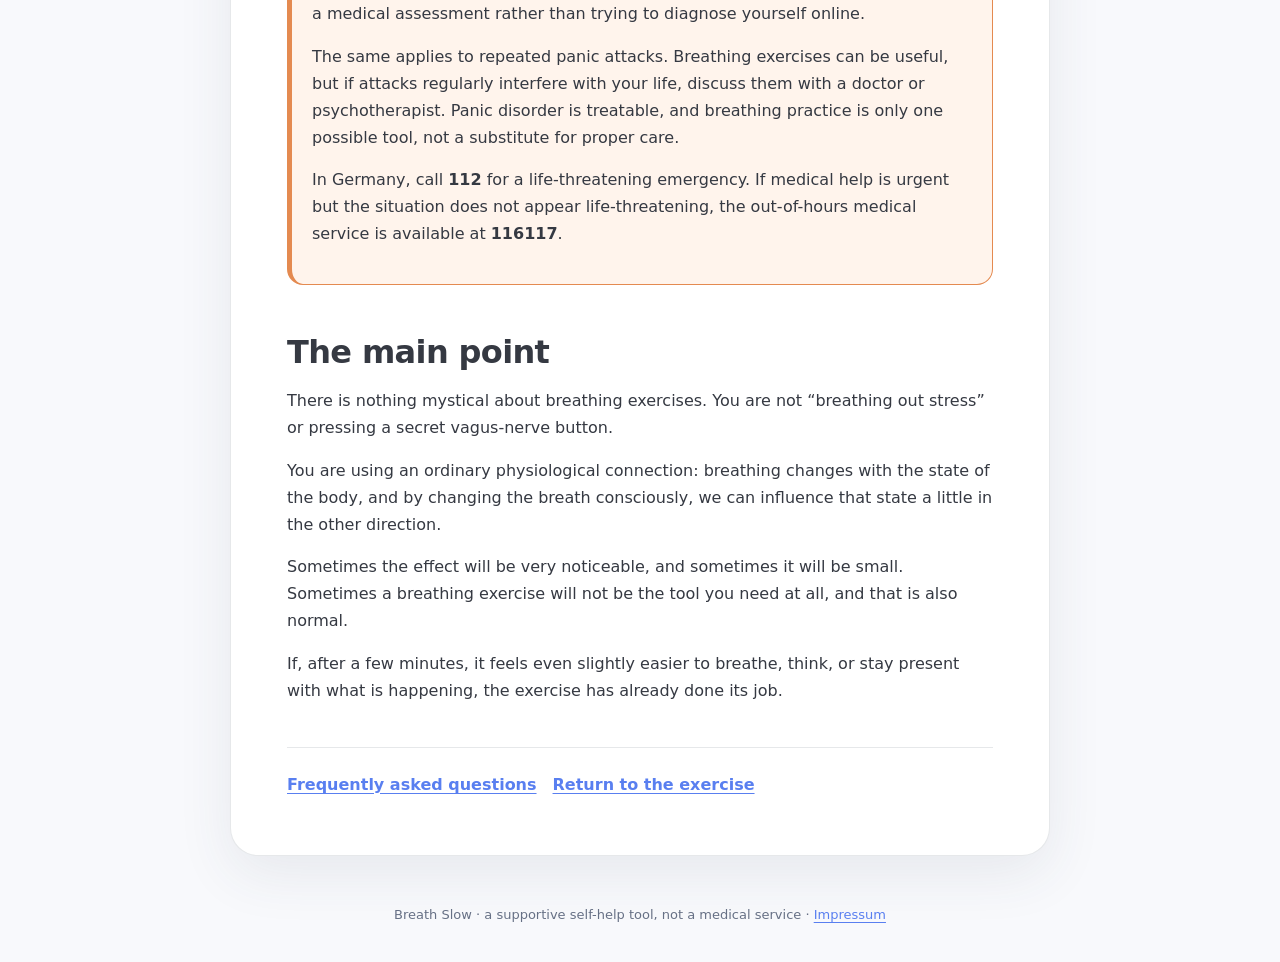
<file: eng/about-breathing.html>
<!doctype html>
<html lang="en">
<head>
  <meta charset="utf-8"><meta name="viewport" content="width=device-width, initial-scale=1"><meta name="theme-color" content="#ffffff">
  <title>About breathing — Breath Slow</title>
  <meta name="description" content="How breathing affects how we feel, when breathing exercises may help, and when to seek medical care.">
  <link rel="stylesheet" href="../assets/css/content-pages.css?v=3"><link rel="icon" href="../favicon.ico" sizes="any">
</head>
<body>
  <header class="site-header"><div class="site-header-inner"><a class="brand" href="../"><img class="brand-mark" src="../icon.svg" alt="" width="24" height="24">Breath Slow</a><nav class="language-links" aria-label="Language"><a aria-current="page" href="./about-breathing.html">EN</a><a href="../ru/about-breathing.html">RU</a><a href="../uk/about-breathing.html">UK</a><a href="../de/about-breathing.html">DE</a></nav></div></header>
  <main class="article-shell">
    <p class="eyebrow">About breathing</p>
    <h1>How breathing affects how we feel — and how to use that connection</h1>
    <p class="lead">Our breathing changes with our state. We breathe differently when we sleep, run, feel afraid, cry, get angry, or quietly read a book. But the connection works both ways: breathing is one of the few automatic functions of the body that we can also influence consciously with relative ease.</p>
    <p>When we are frightened or anxious, the body prepares to act. The heart beats faster, muscles tense, attention shifts toward possible danger, and breathing often speeds up.</p>
    <p>Much of this mobilization is driven by the sympathetic branch of the autonomic nervous system — the part commonly associated with the “fight or flight” response.</p>
    <p>The parasympathetic system, by contrast, is more involved in rest, recovery, and digestion.</p>
    <p>They are sometimes compared to a gas pedal and a brake. That is an oversimplification: in reality they do not simply switch each other off, but work together all the time. Still, the analogy is useful for understanding breathing practices.</p>
    <p>Breathing can influence how these systems work. Heart rate and its moment-to-moment variation change with the breath; research also finds increases in measures of heart-rate variability associated with parasympathetic regulation. Put simply, breathing can help the body move from a state of high readiness toward a calmer one, or in the opposite direction.</p>

    <h2>When breathing can be especially useful</h2>
    <h3>Panic attacks and hyperventilation</h3>
    <p>During a panic attack, a person may experience a pounding heart, dizziness, trembling, numbness or tingling, tightness in the chest, and perhaps most distressingly, the feeling that it is impossible to take a proper breath.</p>
    <p>The instinctive response makes sense: <strong>breathe more and breathe deeper</strong>.</p>
    <p>But sometimes that is exactly what keeps the unpleasant sensations going.</p>
    <p>Breathing often becomes faster during panic. If a person also takes in more air than the body currently needs, the level of carbon dioxide in the blood falls. This can intensify dizziness, tingling, feelings of unreality, and other symptoms. An uncomfortable cycle develops:</p>
    <p class="cycle-note">fear → faster breathing → physical sensations → more fear → even faster breathing.</p>
    <p>Hyperventilation does not happen in every panic attack and is not the only cause of panic. But disrupted breathing is common enough in panic states.</p>
    <p>So the goal is not to take in as much air as possible.</p>
    <p>Instead, try to <strong>breathe a little more slowly, quietly, and gently</strong>. Do not take huge breaths. Do not try to “fill your lungs completely.” Gradually ease the pace and allow the breath to settle.</p>
    <p>You can use an even rhythm, with the inhale and exhale the same length. Or you can make the exhale slightly longer if that feels more comfortable.</p>
    <p>You do not need to achieve a perfect breathing pattern. If the suggested rhythm feels too slow or creates a sense of air hunger, choose a faster one.</p>
    <p>During an attack, the goal is not to perform the exercise correctly. The goal is to make your breathing a little calmer.</p>

    <h3>Anxiety</h3>
    <p>Anxiety does not always look like a panic attack.</p>
    <p>Sometimes it is several hours of inner tension. Sometimes it is a feeling that something bad is about to happen. Sometimes thoughts go in circles, the shoulders are raised, the jaw is clenched, and the breath has become shallow and quick without you even noticing.</p>
    <p>Breathing practice works a little differently here. Rather than stopping an attack, you can spend a few minutes creating conditions in which it is easier for the body to lower its level of arousal.</p>
    <p>Calm, slow, unforced breathing is usually the easiest option. Studies of breathing practices generally find reductions in anxiety and stress for many participants, although the size of the effect and the most suitable technique vary from person to person.</p>
    <p>This matters: <strong>there is no single correct anti-stress breath</strong>. Some people are comfortable with a longer exhale. Some prefer an even rhythm. Some dislike pauses between inhaling and exhaling. If an exercise makes you watch a stopwatch and worry because you “missed the rhythm,” it is probably a poor exercise for you.</p>

    <h3>When you are shaking, crying, or cannot pull yourself together</h3>
    <p>Some states are hard to place neatly under a single medical term.</p>
    <p>You received bad news. You just had an argument. You were badly frightened. You are crying so hard that you cannot speak normally. You are angry. You are shaking. Or so much happened at once that your brain seems unable to process one more thought.</p>
    <p>You do not always have to begin by trying to “calm down.”</p>
    <p>You may be upset for very good reasons, and breathing will not make the problem disappear. But intense emotional arousal is also a physical state. The heart pounds, the muscles tense, and breathing becomes irregular.</p>
    <p>Sometimes it helps to first reduce that physical part of the response a little. Not to stop feeling, but to regain enough space to think, speak, call someone, make a decision, or simply get through the next five minutes.</p>
    <p>In that situation, very simple breathing is usually best. Not a four-part technique you have to recall from instructions, but a clear repeating rhythm: in — out — in — out.</p>

    <h3>When it is hard to focus</h3>
    <p>A breathing practice will not suddenly make you more attentive or solve concentration difficulties caused by ADHD. But sometimes focus is difficult not because we “lack attention,” but because too many things demand it at once.</p>
    <p>Several thoughts are moving through your mind, your body is tense, you want to open another tab, check your phone, stand up, do something — and it is unclear what to start with.</p>
    <p>A few minutes of one simple, repetitive action can reduce how many things are happening at the same time. You do not need to solve the next task, recall your to-do list, or force yourself to “get it together.” You only need to follow one rhythm: in — out.</p>
    <p>This can work well as a brief transition between states: after an upsetting conversation and before returning to work, before a task you cannot seem to start, or when you notice that you have spent ten minutes switching between tabs without doing anything.</p>
    <p>If the problem is tiredness, boredom, lack of sleep, or a task that simply demands too much effort, breathing will not fix it. But if inner tension and overload are getting in the way, breathing may quiet that noise a little — and then it becomes easier to decide what to do next.</p>
    <p>That raises another question: <strong>how do you follow a breathing exercise when following anything feels difficult?</strong></p>

    <h2>When “breathe slowly” is not enough</h2>
    <p>The simplest breathing practice needs no tools at all. You can count seconds. You can rest a hand on your abdomen and feel it rise and fall. You can trace upward with a finger while inhaling and downward while exhaling. In some exercises, you slowly trace the outline of one hand with a finger from the other: up a finger on the inhale, down on the exhale.</p>
    <p>All of these methods make an abstract instruction physical and noticeable.</p>
    <p>There are also devices designed specifically for breathing practice. Some show a rhythm through light or an image; others expand and contract slightly in the hand to guide the breathing cycle.</p>
    <p>A separate field is genuine <strong>biofeedback</strong>. These systems measure a physiological signal, such as heart rate and heart-rate variability, and use it to show feedback to the person. HRV biofeedback is studied as one way of training autonomic regulation and reducing anxiety.</p>
    <p>But most people do not need a special device.</p>

    <h3>Why Breath Slow invites you to move a finger or mouse</h3>
    <p>Breath Slow does not measure your pulse or breathing, so it is not medical biofeedback. It is an <strong>interactive breathing pacer</strong>.</p>
    <p>The movement on the screen sets a breathing rhythm. Instead of only watching the animation, you can repeat that movement with a finger or mouse. The idea is simple: the ring shows when to inhale, hold, or exhale. When your hand moves with it, you get one more task tied to the same rhythm — you are not just watching the cycle, but physically repeating it.</p>
    <p>For someone who is overwhelmed by panic, finds it hard to hold attention, or simply gets bored sitting and counting breaths, this format may be easier to stay with.</p>
    <p>We cannot claim that moving a mouse makes breathing exercises medically more effective, and we do not want to mislead you. Its purpose is much simpler: <strong>to help you keep the rhythm and stay with the exercise.</strong></p>
    <p>If breathing feels easier without repeating the movement, that is completely fine. The breathing technique is no less valid.</p>

    <section class="safety-note">
      <h2>Sometimes a breathing exercise is not what you need right now</h2>
      <p>Shortness of breath, a pounding heart, chest pain, weakness, and dizziness can all occur during panic.</p>
      <p>But they do <strong>not occur only during panic</strong>.</p>
      <p>It is therefore unsafe to explain every such episode as anxiety, especially if it is happening for the first time or feels noticeably different from your usual attacks.</p>
      <p>A breathing exercise should never delay medical care.</p>
      <h3>Seek urgent help if</h3>
      <ul><li>you are genuinely struggling to breathe, gasping, unable to speak normally, or your breathing is rapidly getting worse;</li><li>you have severe pressure, squeezing pain, or marked discomfort in the chest, especially if it spreads to the arm, back, neck, or jaw;</li><li>the lips or skin turn blue or grey;</li><li>someone loses consciousness or suddenly becomes confused;</li><li>there is sudden weakness or numbness on one side of the body, facial drooping, or difficulty speaking;</li><li>there is severe swelling of the tongue or throat, especially after food, medicine, or an insect sting;</li><li>there are other signs of a condition that may be immediately life-threatening.</li></ul>
      <p>Severe breathing difficulty, loss of consciousness, and signs of a heart attack, stroke, or anaphylaxis require emergency medical care.</p>
      <h3>Important: a heart attack does not always look like “sharp chest pain”</h3>
      <p>Chest pain or discomfort remains the most common heart-attack symptom in both men and women. Women, however, are somewhat more likely to experience symptoms that can be mistaken for something less serious.</p>
      <p>These may include:</p>
      <ul><li>shortness of breath, including without pronounced chest pain;</li><li>nausea or vomiting;</li><li>pain or discomfort in the back, shoulder, arm, neck, jaw, or upper abdomen;</li><li>a feeling of indigestion or burning;</li><li>a cold sweat;</li><li>dizziness or feeling faint;</li><li>sudden unusual weakness or extreme fatigue.</li></ul>
      <p>Chest pain may be fairly mild or absent altogether. Do not wait for the “classic” picture of unbearable pain behind the breastbone and pain in the left arm.</p>
      <p>It is especially important not to dismiss unusual shortness of breath, nausea, weakness, or upper-body pain as stress or a panic attack simply because the person feels anxious. If symptoms begin suddenly, are severe, occur together, or differ clearly from familiar sensations, calling emergency services is the safer choice.</p>
      <p>If an episode resembles a panic attack but <strong>this has never happened to you before</strong>, the symptoms are unusual, or you are simply unsure that it is panic, seek a medical assessment rather than trying to diagnose yourself online.</p>
      <p>The same applies to repeated panic attacks. Breathing exercises can be useful, but if attacks regularly interfere with your life, discuss them with a doctor or psychotherapist. Panic disorder is treatable, and breathing practice is only one possible tool, not a substitute for proper care.</p>
      <p>In Germany, call <strong>112</strong> for a life-threatening emergency. If medical help is urgent but the situation does not appear life-threatening, the out-of-hours medical service is available at <strong>116117</strong>.</p>
    </section>

    <h2>The main point</h2>
    <p>There is nothing mystical about breathing exercises. You are not “breathing out stress” or pressing a secret vagus-nerve button.</p>
    <p>You are using an ordinary physiological connection: breathing changes with the state of the body, and by changing the breath consciously, we can influence that state a little in the other direction.</p>
    <p>Sometimes the effect will be very noticeable, and sometimes it will be small. Sometimes a breathing exercise will not be the tool you need at all, and that is also normal.</p>
    <p>If, after a few minutes, it feels even slightly easier to breathe, think, or stay present with what is happening, the exercise has already done its job.</p>
    <nav class="article-nav" aria-label="More pages"><a href="./faq.html">Frequently asked questions</a><a href="../">Return to the exercise</a></nav>
  </main>
  <footer class="site-footer">Breath Slow · a supportive self-help tool, not a medical service<span aria-hidden="true"> · </span><a href="../impressum.html">Impressum</a></footer>
</body>
</html>
</file>
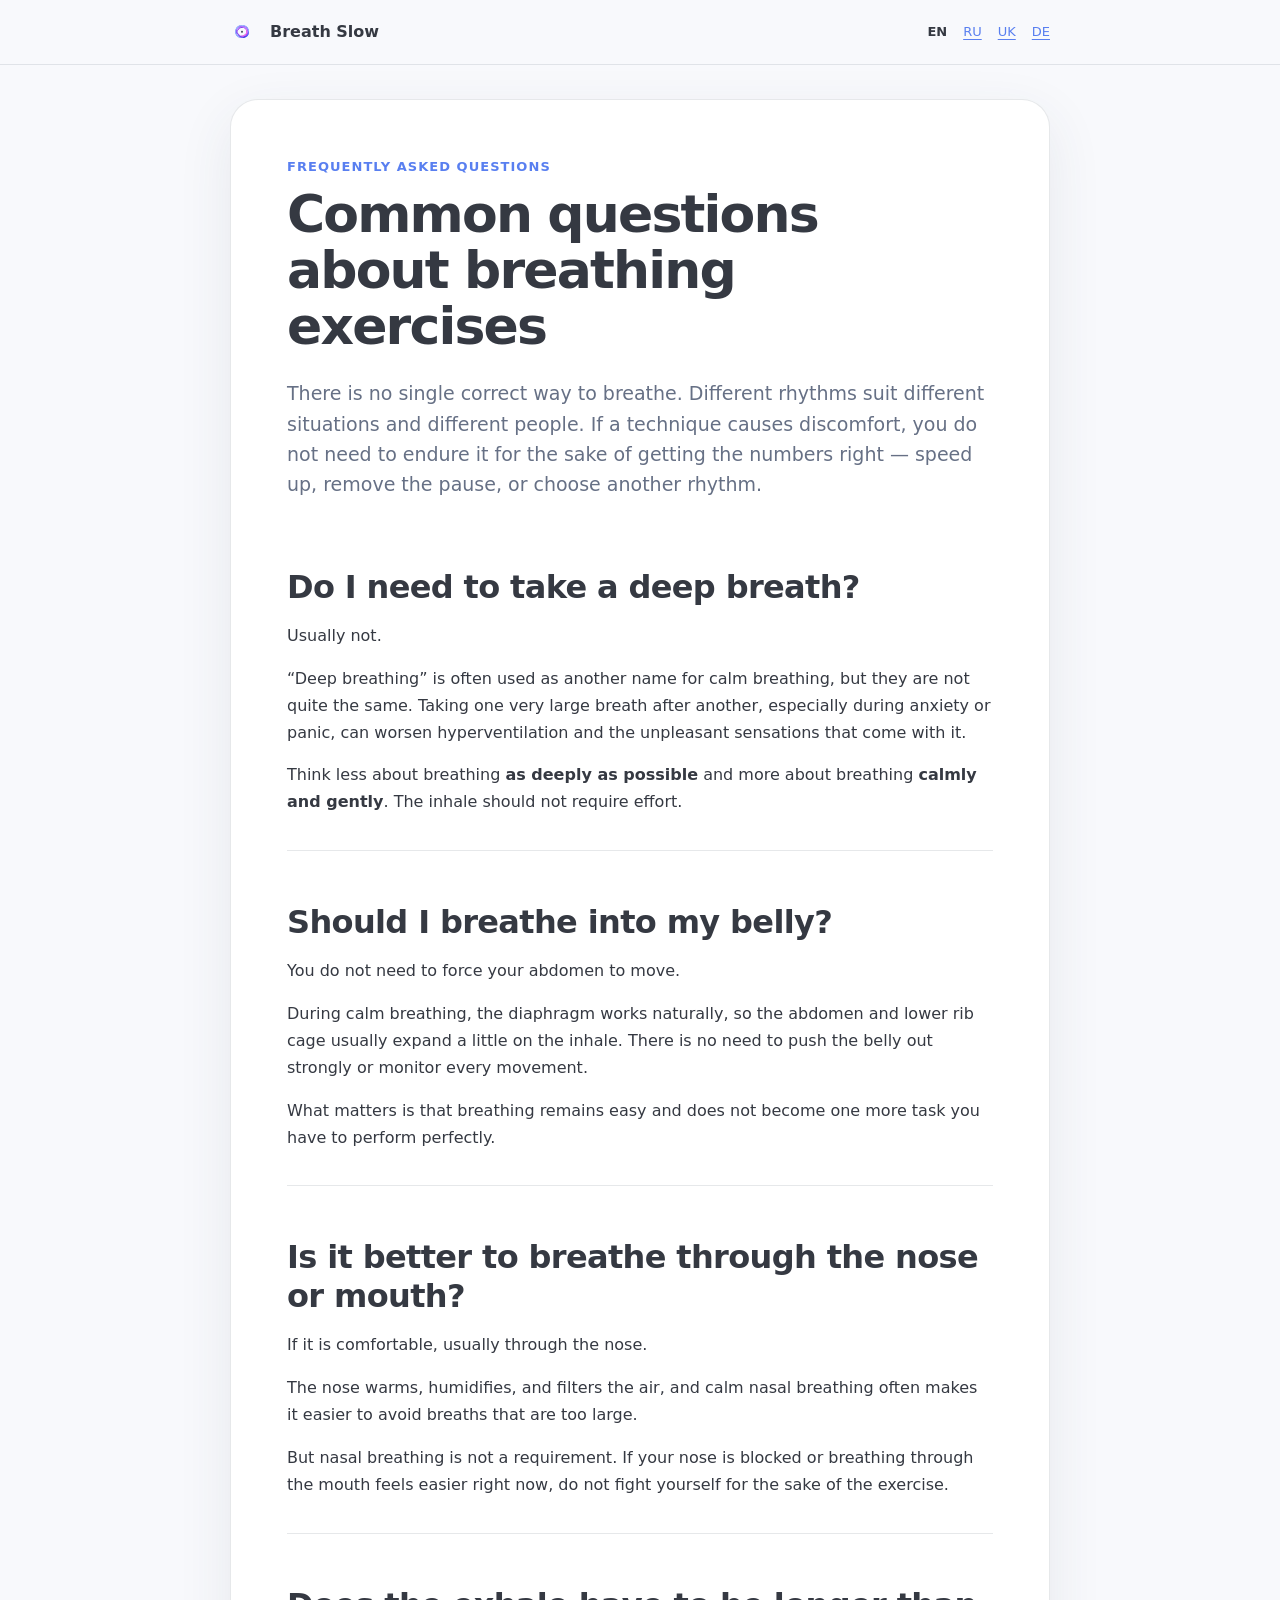
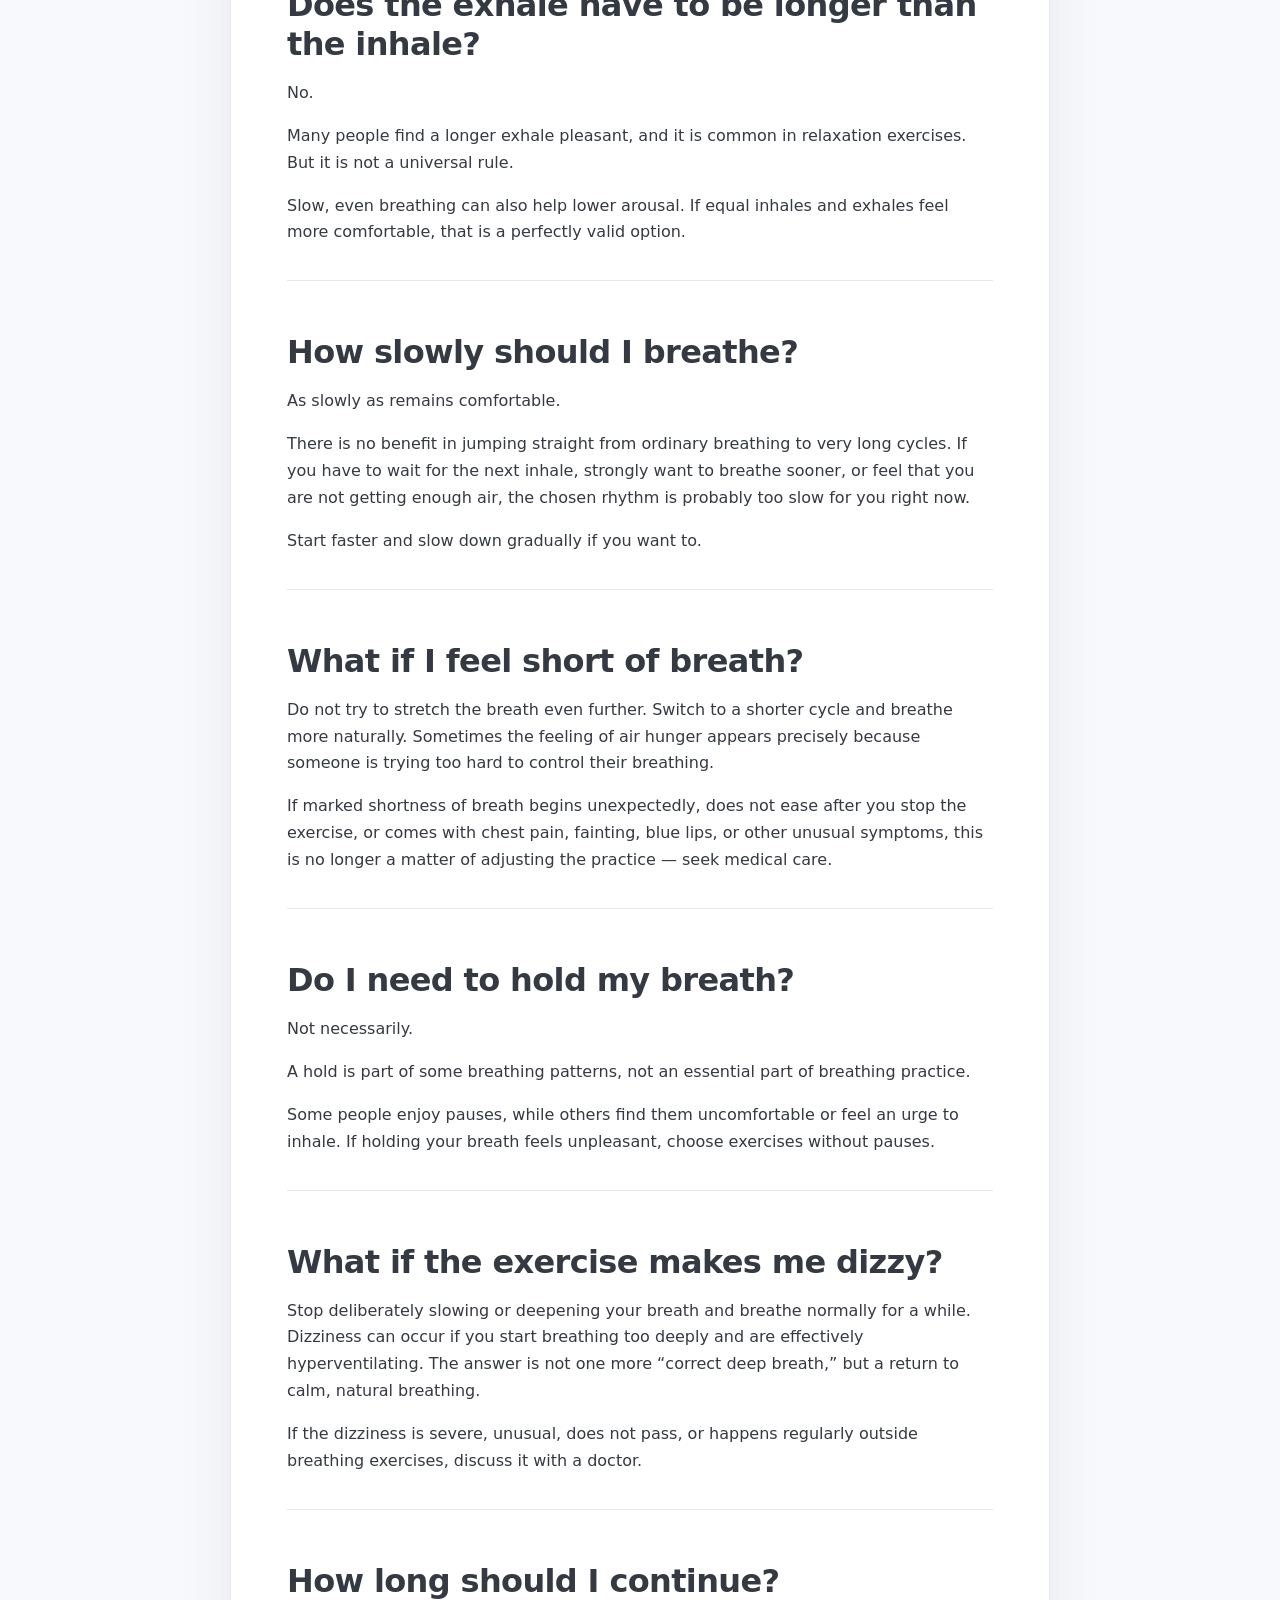
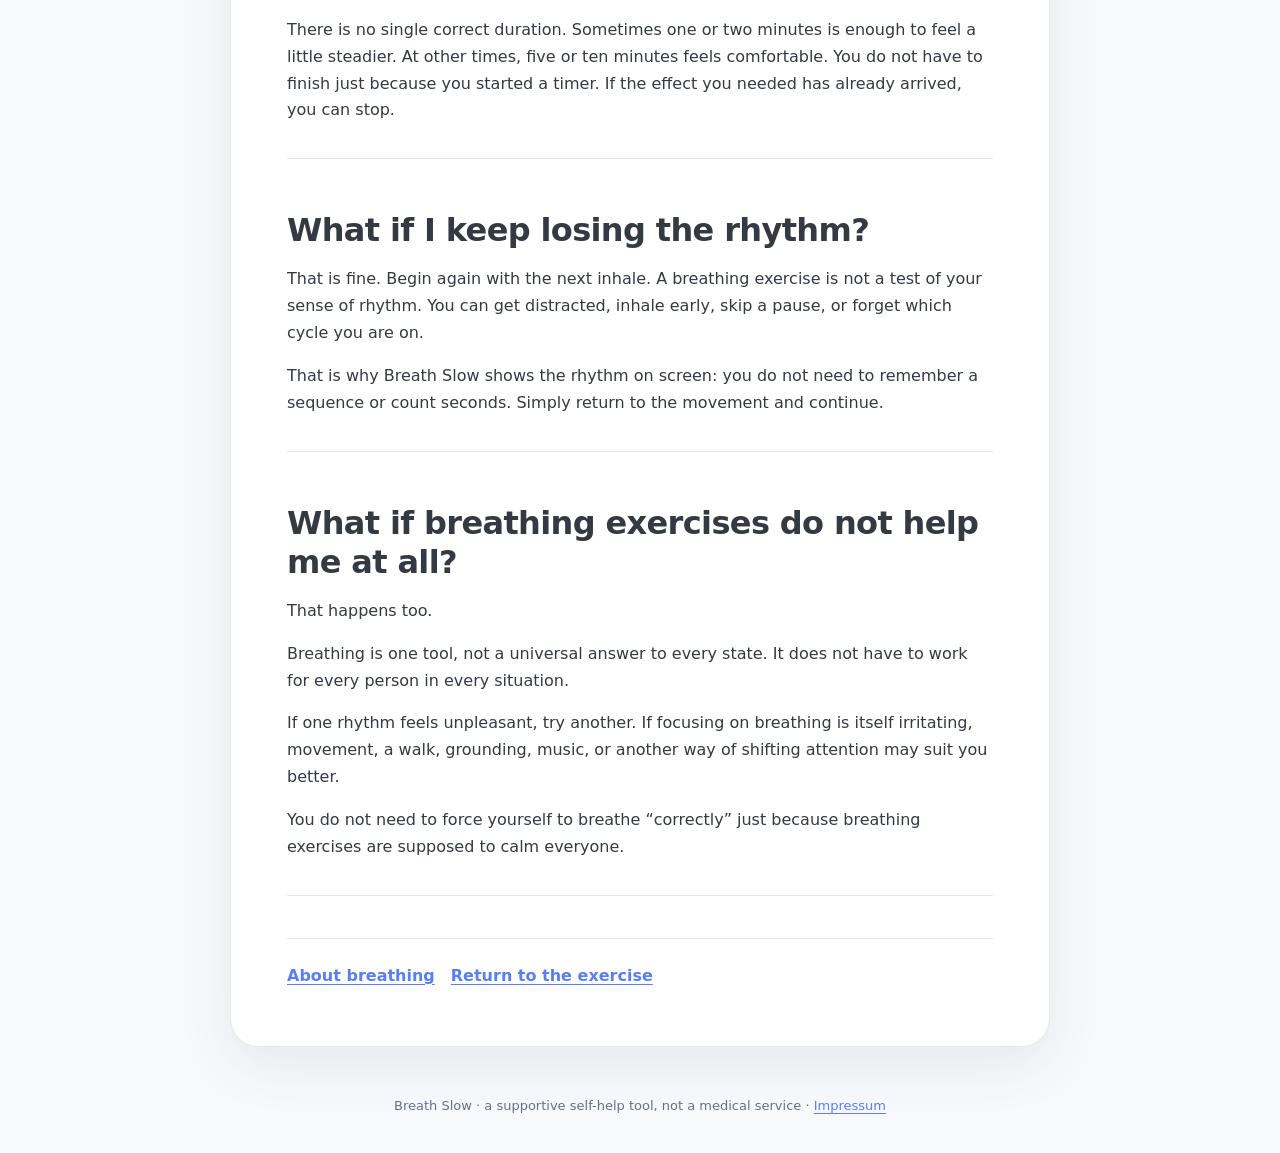
<file: eng/faq.html>
<!doctype html>
<html lang="en">
<head><meta charset="utf-8"><meta name="viewport" content="width=device-width, initial-scale=1"><meta name="theme-color" content="#ffffff"><title>Breathing exercise FAQ — Breath Slow</title><meta name="description" content="Answers to common questions about depth, pace, breath holds, and discomfort during breathing exercises."><link rel="stylesheet" href="../assets/css/content-pages.css?v=3"><link rel="icon" href="../favicon.ico" sizes="any"></head>
<body>
  <header class="site-header"><div class="site-header-inner"><a class="brand" href="../"><img class="brand-mark" src="../icon.svg" alt="" width="24" height="24">Breath Slow</a><nav class="language-links" aria-label="Language"><a aria-current="page" href="./faq.html">EN</a><a href="../ru/faq.html">RU</a><a href="../uk/faq.html">UK</a><a href="../de/faq.html">DE</a></nav></div></header>
  <main class="article-shell">
    <p class="eyebrow">Frequently asked questions</p><h1>Common questions about breathing exercises</h1>
    <p class="lead">There is no single correct way to breathe. Different rhythms suit different situations and different people. If a technique causes discomfort, you do not need to endure it for the sake of getting the numbers right — speed up, remove the pause, or choose another rhythm.</p>
    <section class="faq-item"><h2>Do I need to take a deep breath?</h2><p>Usually not.</p><p>“Deep breathing” is often used as another name for calm breathing, but they are not quite the same. Taking one very large breath after another, especially during anxiety or panic, can worsen hyperventilation and the unpleasant sensations that come with it.</p><p>Think less about breathing <strong>as deeply as possible</strong> and more about breathing <strong>calmly and gently</strong>. The inhale should not require effort.</p></section>
    <section class="faq-item"><h2>Should I breathe into my belly?</h2><p>You do not need to force your abdomen to move.</p><p>During calm breathing, the diaphragm works naturally, so the abdomen and lower rib cage usually expand a little on the inhale. There is no need to push the belly out strongly or monitor every movement.</p><p>What matters is that breathing remains easy and does not become one more task you have to perform perfectly.</p></section>
    <section class="faq-item"><h2>Is it better to breathe through the nose or mouth?</h2><p>If it is comfortable, usually through the nose.</p><p>The nose warms, humidifies, and filters the air, and calm nasal breathing often makes it easier to avoid breaths that are too large.</p><p>But nasal breathing is not a requirement. If your nose is blocked or breathing through the mouth feels easier right now, do not fight yourself for the sake of the exercise.</p></section>
    <section class="faq-item"><h2>Does the exhale have to be longer than the inhale?</h2><p>No.</p><p>Many people find a longer exhale pleasant, and it is common in relaxation exercises. But it is not a universal rule.</p><p>Slow, even breathing can also help lower arousal. If equal inhales and exhales feel more comfortable, that is a perfectly valid option.</p></section>
    <section class="faq-item"><h2>How slowly should I breathe?</h2><p>As slowly as remains comfortable.</p><p>There is no benefit in jumping straight from ordinary breathing to very long cycles. If you have to wait for the next inhale, strongly want to breathe sooner, or feel that you are not getting enough air, the chosen rhythm is probably too slow for you right now.</p><p>Start faster and slow down gradually if you want to.</p></section>
    <section class="faq-item"><h2>What if I feel short of breath?</h2><p>Do not try to stretch the breath even further. Switch to a shorter cycle and breathe more naturally. Sometimes the feeling of air hunger appears precisely because someone is trying too hard to control their breathing.</p><p>If marked shortness of breath begins unexpectedly, does not ease after you stop the exercise, or comes with chest pain, fainting, blue lips, or other unusual symptoms, this is no longer a matter of adjusting the practice — seek medical care.</p></section>
    <section class="faq-item"><h2>Do I need to hold my breath?</h2><p>Not necessarily.</p><p>A hold is part of some breathing patterns, not an essential part of breathing practice.</p><p>Some people enjoy pauses, while others find them uncomfortable or feel an urge to inhale. If holding your breath feels unpleasant, choose exercises without pauses.</p></section>
    <section class="faq-item"><h2>What if the exercise makes me dizzy?</h2><p>Stop deliberately slowing or deepening your breath and breathe normally for a while. Dizziness can occur if you start breathing too deeply and are effectively hyperventilating. The answer is not one more “correct deep breath,” but a return to calm, natural breathing.</p><p>If the dizziness is severe, unusual, does not pass, or happens regularly outside breathing exercises, discuss it with a doctor.</p></section>
    <section class="faq-item"><h2>How long should I continue?</h2><p>There is no single correct duration. Sometimes one or two minutes is enough to feel a little steadier. At other times, five or ten minutes feels comfortable. You do not have to finish just because you started a timer. If the effect you needed has already arrived, you can stop.</p></section>
    <section class="faq-item"><h2>What if I keep losing the rhythm?</h2><p>That is fine. Begin again with the next inhale. A breathing exercise is not a test of your sense of rhythm. You can get distracted, inhale early, skip a pause, or forget which cycle you are on.</p><p>That is why Breath Slow shows the rhythm on screen: you do not need to remember a sequence or count seconds. Simply return to the movement and continue.</p></section>
    <section class="faq-item"><h2>What if breathing exercises do not help me at all?</h2><p>That happens too.</p><p>Breathing is one tool, not a universal answer to every state. It does not have to work for every person in every situation.</p><p>If one rhythm feels unpleasant, try another. If focusing on breathing is itself irritating, movement, a walk, grounding, music, or another way of shifting attention may suit you better.</p><p>You do not need to force yourself to breathe “correctly” just because breathing exercises are supposed to calm everyone.</p></section>
    <nav class="article-nav" aria-label="More pages"><a href="./about-breathing.html">About breathing</a><a href="../">Return to the exercise</a></nav>
  </main>
  <footer class="site-footer">Breath Slow · a supportive self-help tool, not a medical service<span aria-hidden="true"> · </span><a href="../impressum.html">Impressum</a></footer>
</body>
</html>
</file>
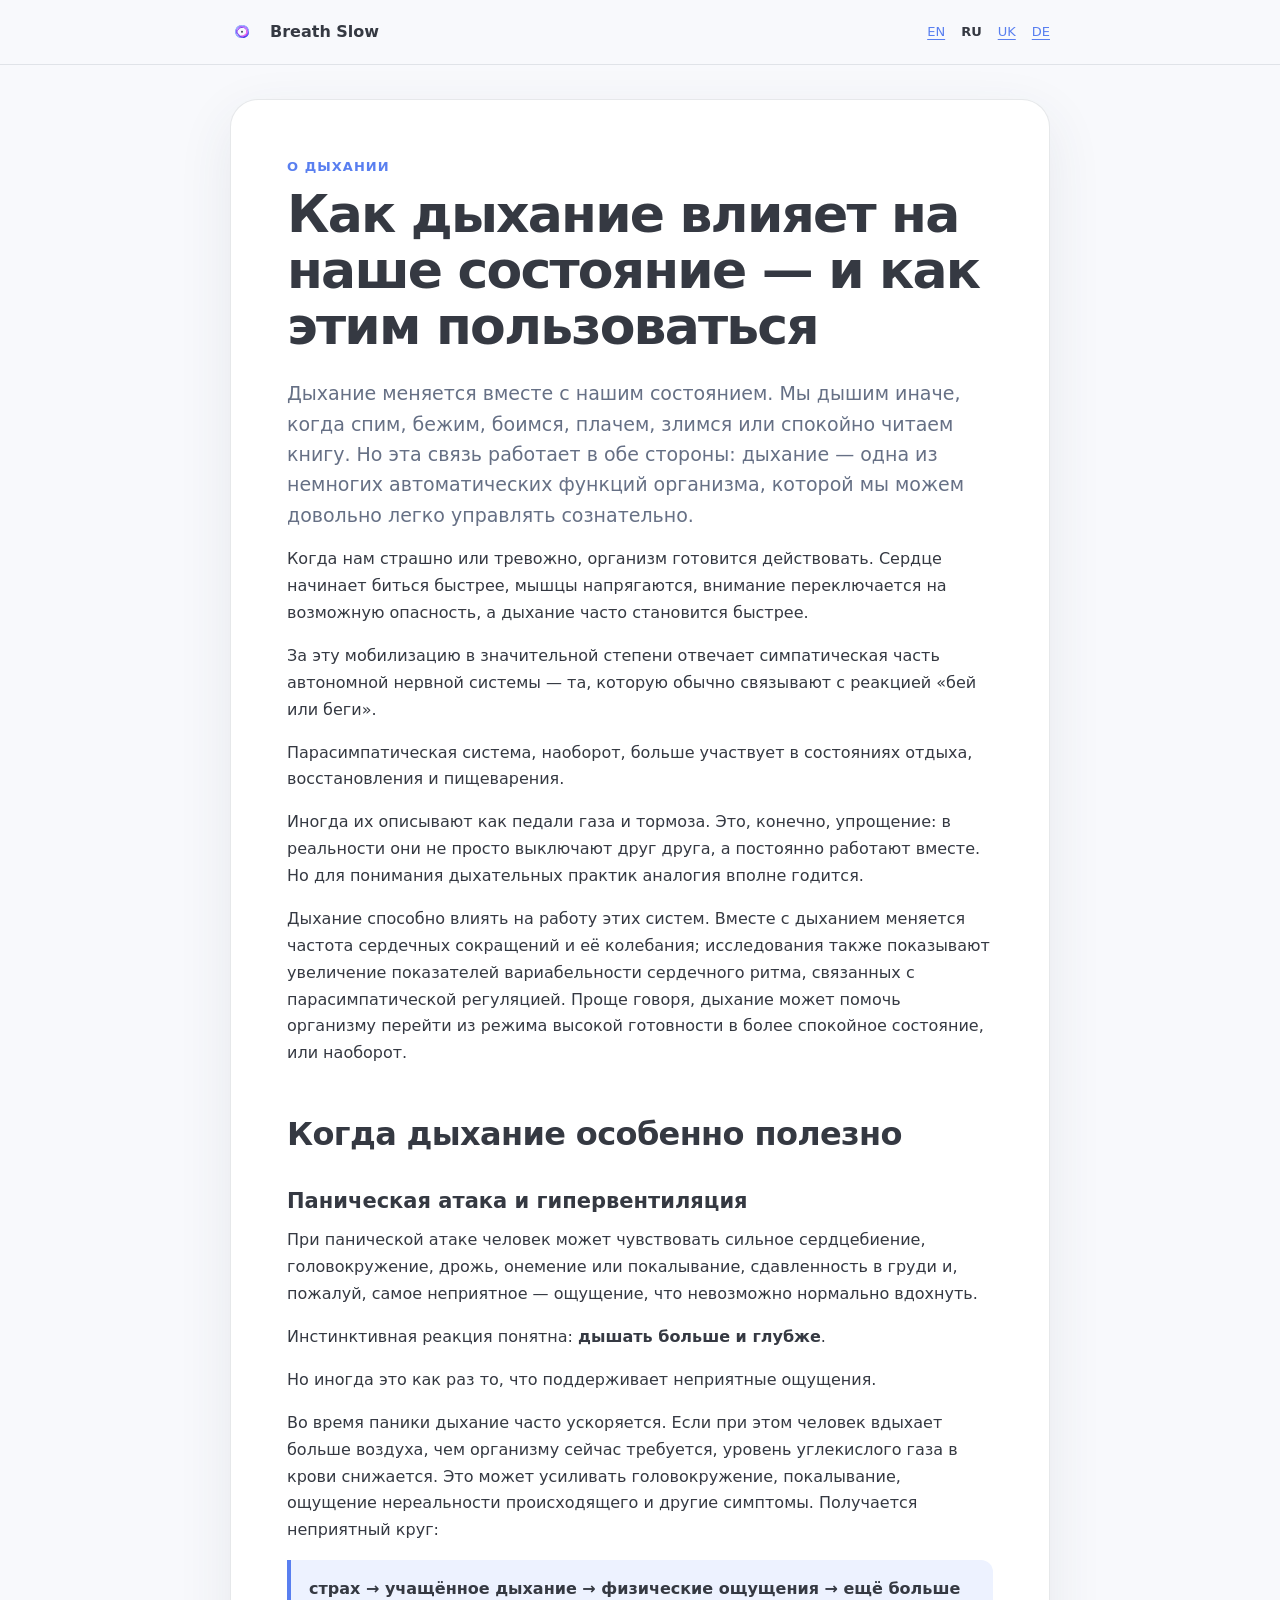
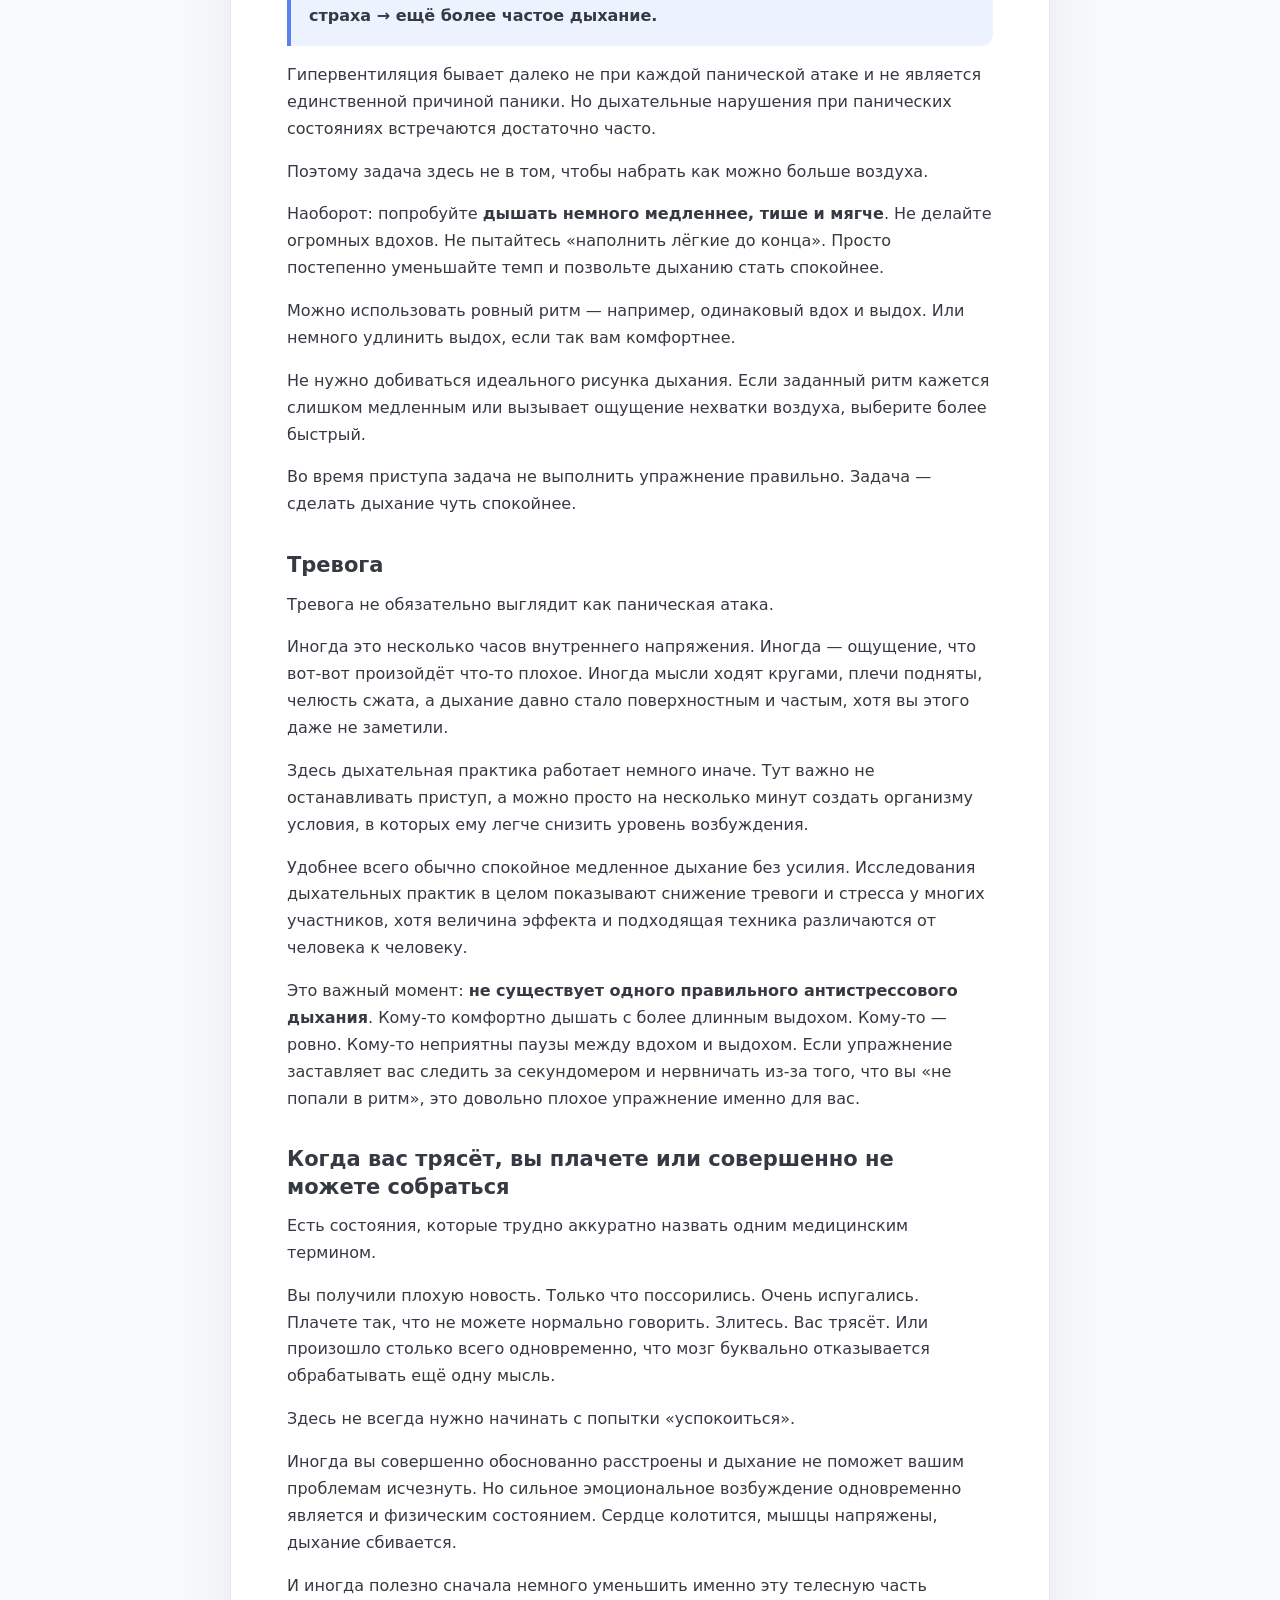
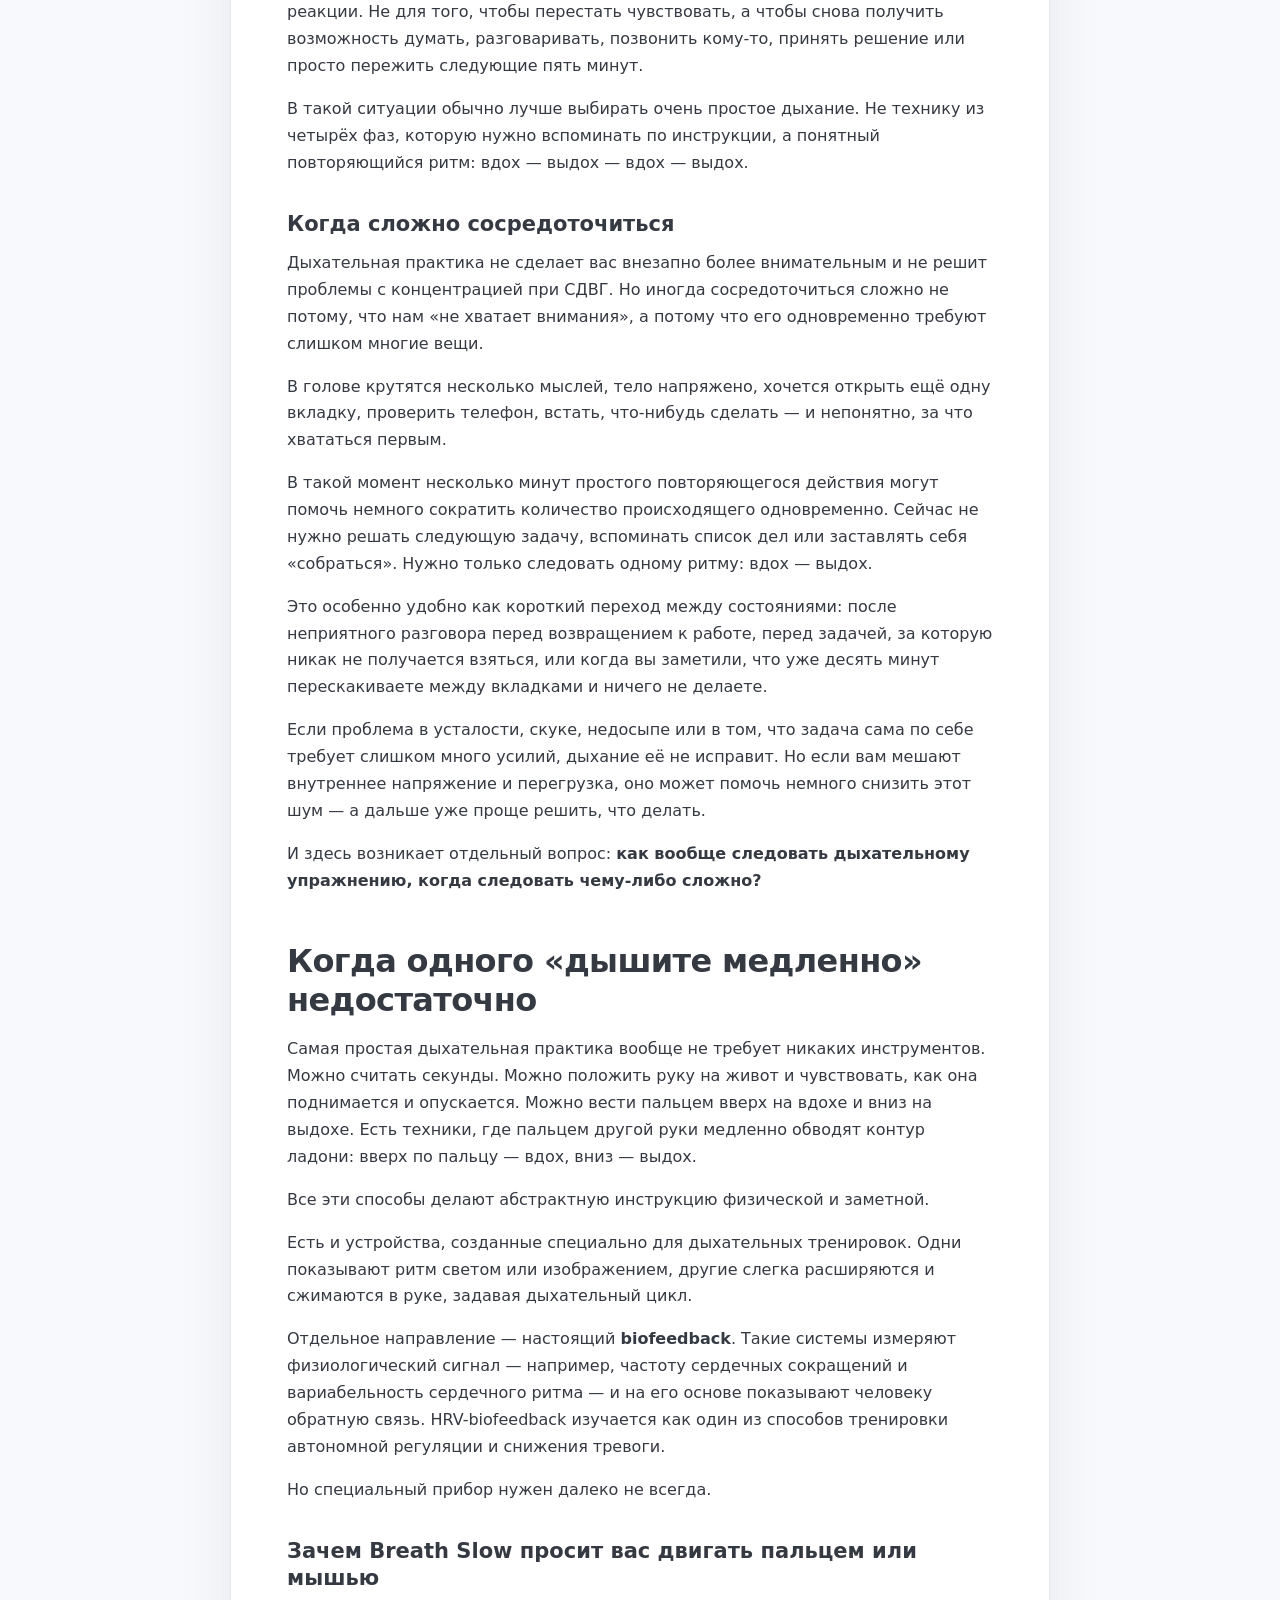
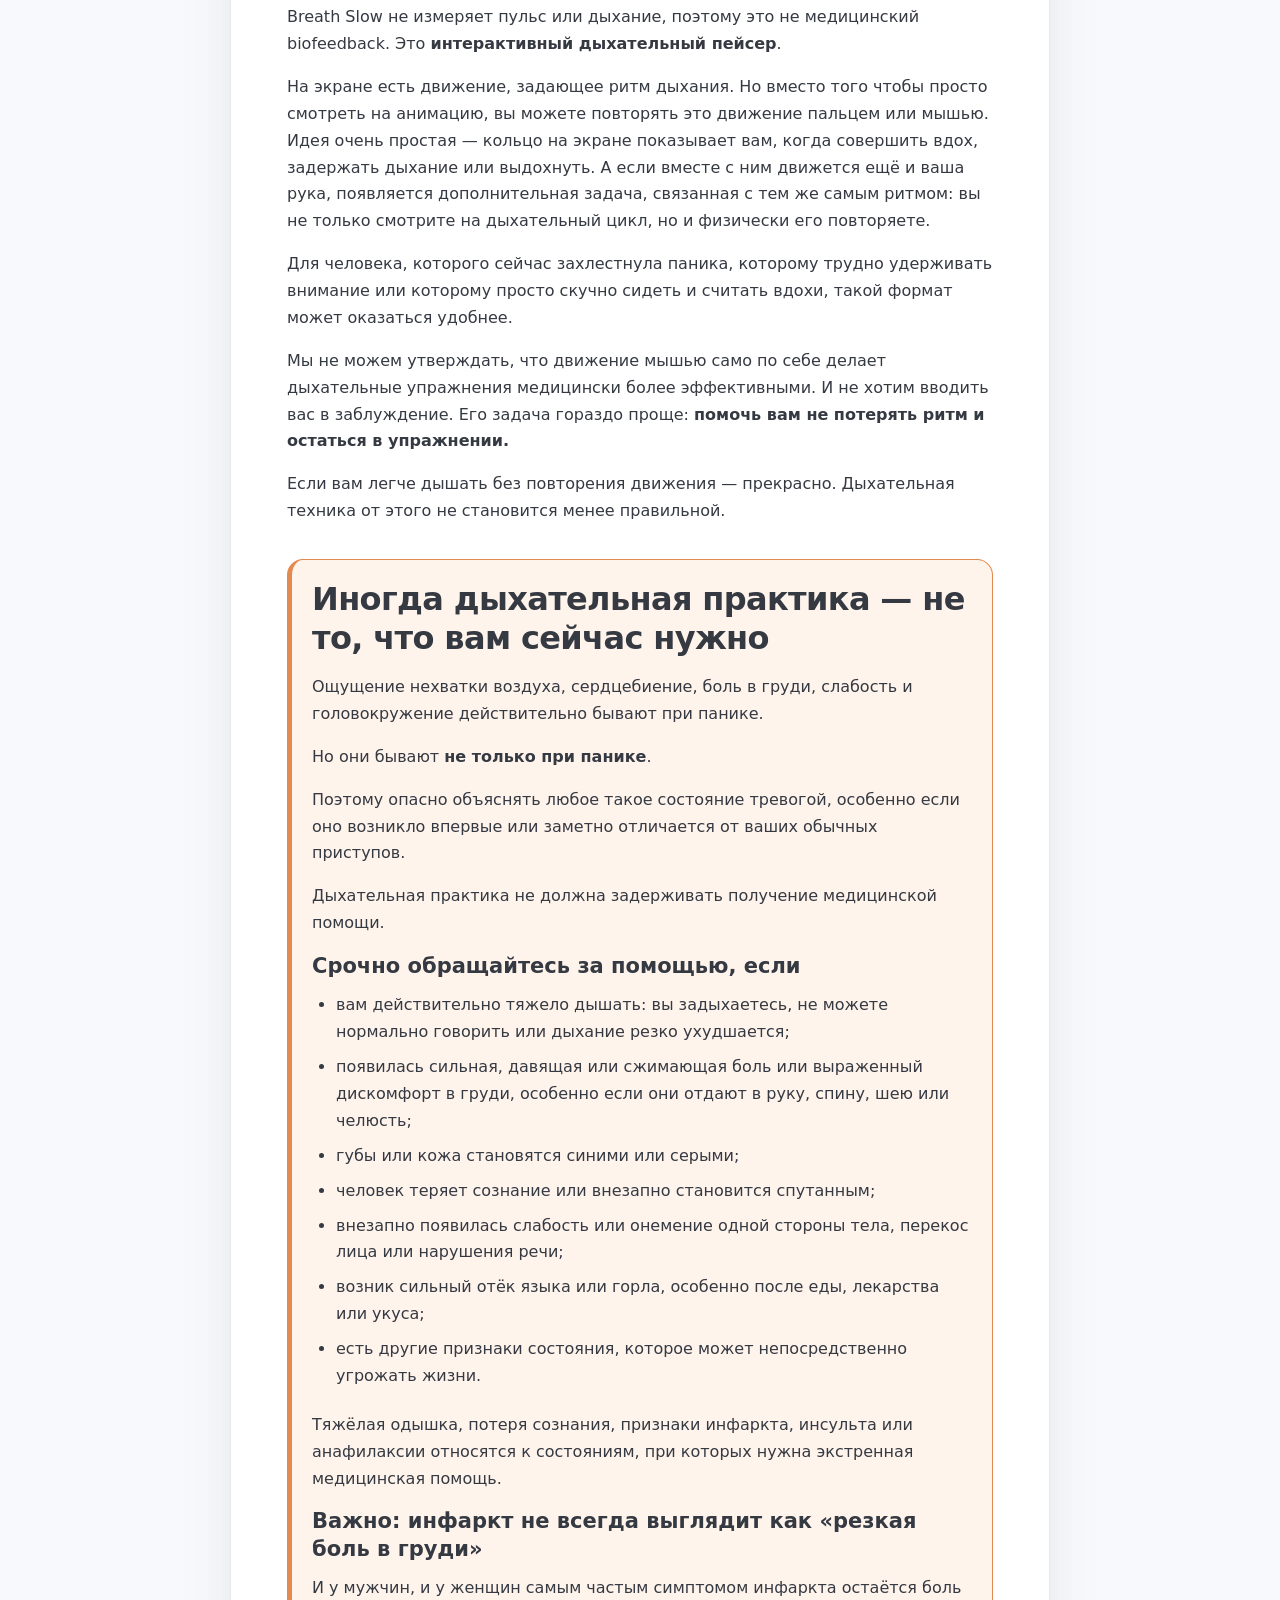
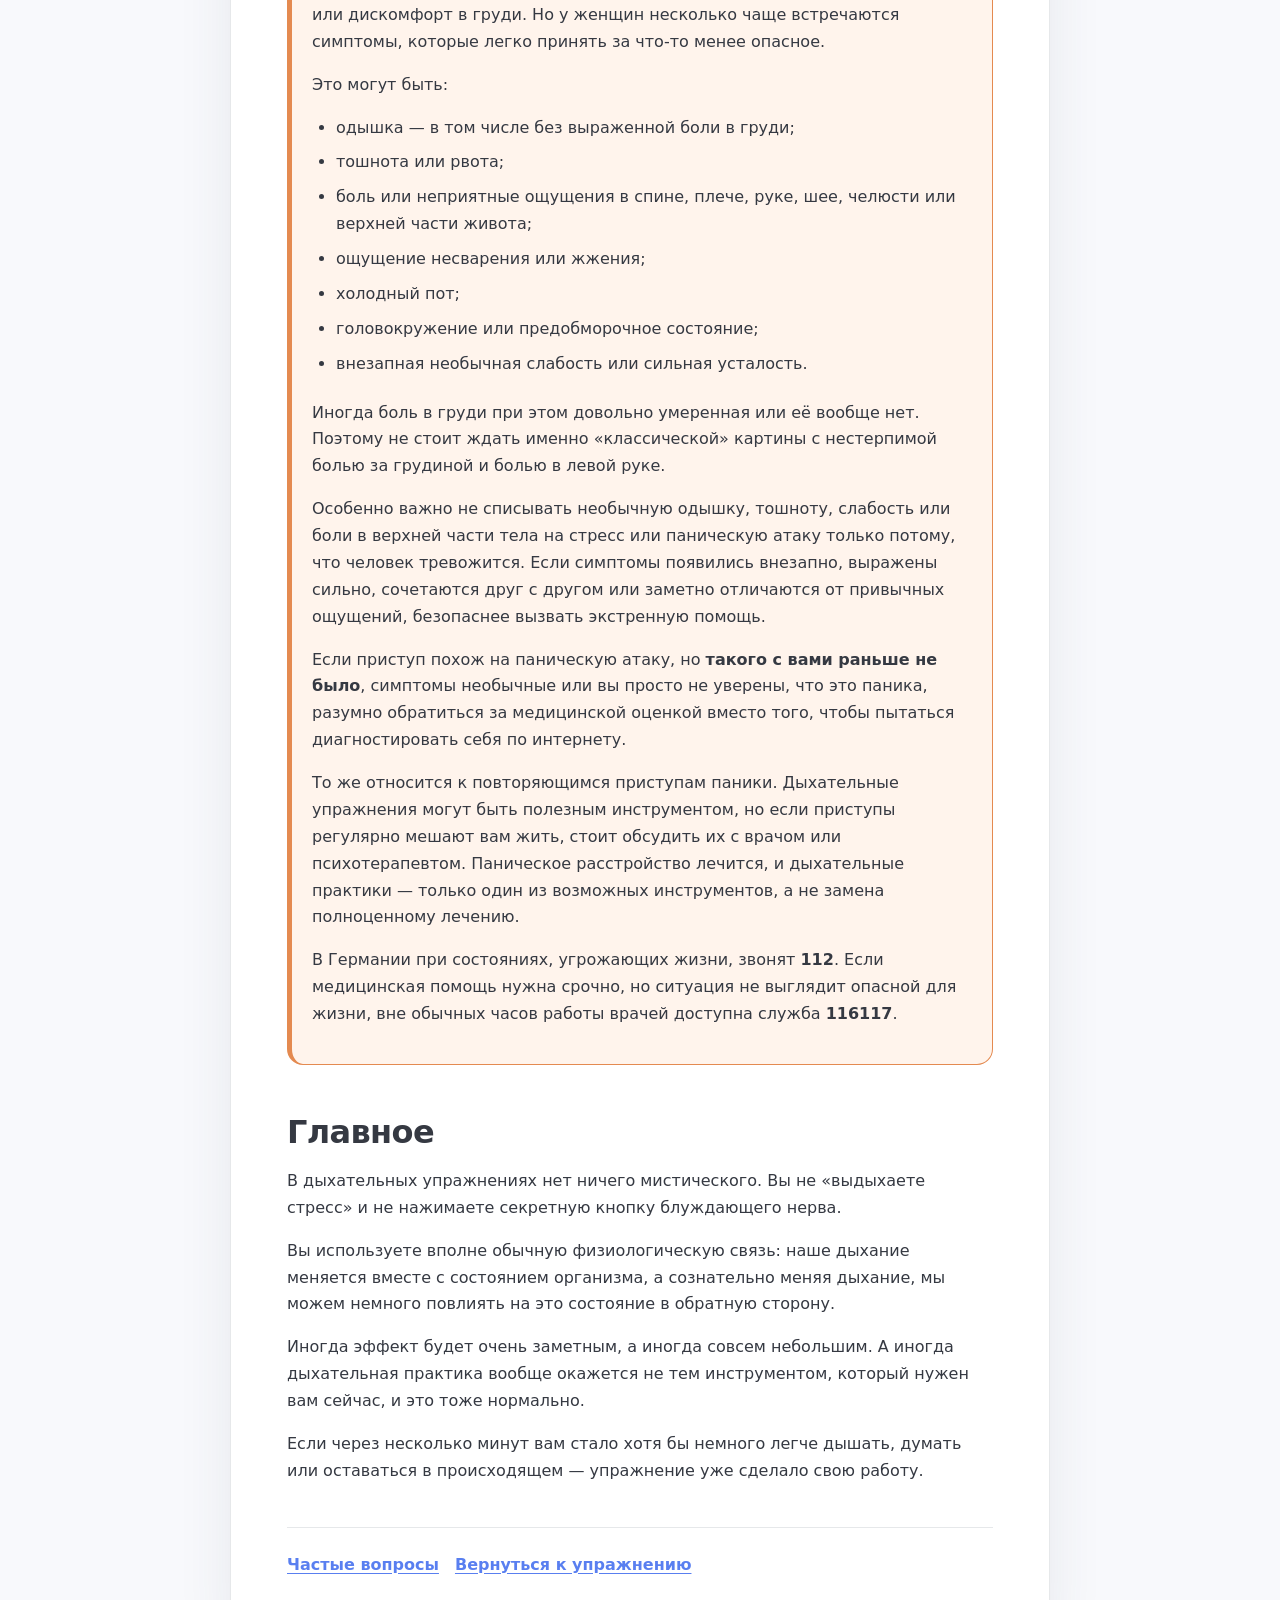
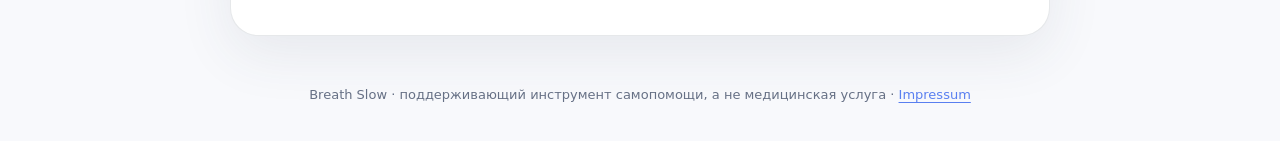
<file: ru/about-breathing.html>
<!doctype html>
<html lang="ru">
<head>
  <meta charset="utf-8">
  <meta name="viewport" content="width=device-width, initial-scale=1">
  <meta name="theme-color" content="#ffffff">
  <title>О дыхании — Breath Slow</title>
  <meta name="description" content="Как дыхание влияет на состояние, когда дыхательные практики могут помочь и когда нужна медицинская помощь.">
  <link rel="stylesheet" href="../assets/css/content-pages.css?v=3">
  <link rel="icon" href="../favicon.ico" sizes="any">
</head>
<body>
  <header class="site-header"><div class="site-header-inner">
    <a class="brand" href="../"><img class="brand-mark" src="../icon.svg" alt="" width="24" height="24">Breath Slow</a>
    <nav class="language-links" aria-label="Язык"><a href="../eng/about-breathing.html">EN</a><a aria-current="page" href="./about-breathing.html">RU</a><a href="../uk/about-breathing.html">UK</a><a href="../de/about-breathing.html">DE</a></nav>
  </div></header>
  <main class="article-shell">
    <p class="eyebrow">О дыхании</p>
    <h1>Как дыхание влияет на наше состояние — и как этим пользоваться</h1>
    <p class="lead">Дыхание меняется вместе с нашим состоянием. Мы дышим иначе, когда спим, бежим, боимся, плачем, злимся или спокойно читаем книгу. Но эта связь работает в обе стороны: дыхание — одна из немногих автоматических функций организма, которой мы можем довольно легко управлять сознательно.</p>
    <p>Когда нам страшно или тревожно, организм готовится действовать. Сердце начинает биться быстрее, мышцы напрягаются, внимание переключается на возможную опасность, а дыхание часто становится быстрее.</p>
    <p>За эту мобилизацию в значительной степени отвечает симпатическая часть автономной нервной системы — та, которую обычно связывают с реакцией «бей или беги».</p>
    <p>Парасимпатическая система, наоборот, больше участвует в состояниях отдыха, восстановления и пищеварения.</p>
    <p>Иногда их описывают как педали газа и тормоза. Это, конечно, упрощение: в реальности они не просто выключают друг друга, а постоянно работают вместе. Но для понимания дыхательных практик аналогия вполне годится.</p>
    <p>Дыхание способно влиять на работу этих систем. Вместе с дыханием меняется частота сердечных сокращений и её колебания; исследования также показывают увеличение показателей вариабельности сердечного ритма, связанных с парасимпатической регуляцией. Проще говоря, дыхание может помочь организму перейти из режима высокой готовности в более спокойное состояние, или наоборот.</p>

    <h2>Когда дыхание особенно полезно</h2>
    <h3>Паническая атака и гипервентиляция</h3>
    <p>При панической атаке человек может чувствовать сильное сердцебиение, головокружение, дрожь, онемение или покалывание, сдавленность в груди и, пожалуй, самое неприятное — ощущение, что невозможно нормально вдохнуть.</p>
    <p>Инстинктивная реакция понятна: <strong>дышать больше и глубже</strong>.</p>
    <p>Но иногда это как раз то, что поддерживает неприятные ощущения.</p>
    <p>Во время паники дыхание часто ускоряется. Если при этом человек вдыхает больше воздуха, чем организму сейчас требуется, уровень углекислого газа в крови снижается. Это может усиливать головокружение, покалывание, ощущение нереальности происходящего и другие симптомы. Получается неприятный круг:</p>
    <p class="cycle-note">страх → учащённое дыхание → физические ощущения → ещё больше страха → ещё более частое дыхание.</p>
    <p>Гипервентиляция бывает далеко не при каждой панической атаке и не является единственной причиной паники. Но дыхательные нарушения при панических состояниях встречаются достаточно часто.</p>
    <p>Поэтому задача здесь не в том, чтобы набрать как можно больше воздуха.</p>
    <p>Наоборот: попробуйте <strong>дышать немного медленнее, тише и мягче</strong>. Не делайте огромных вдохов. Не пытайтесь «наполнить лёгкие до конца». Просто постепенно уменьшайте темп и позвольте дыханию стать спокойнее.</p>
    <p>Можно использовать ровный ритм — например, одинаковый вдох и выдох. Или немного удлинить выдох, если так вам комфортнее.</p>
    <p>Не нужно добиваться идеального рисунка дыхания. Если заданный ритм кажется слишком медленным или вызывает ощущение нехватки воздуха, выберите более быстрый.</p>
    <p>Во время приступа задача не выполнить упражнение правильно. Задача — сделать дыхание чуть спокойнее.</p>

    <h3>Тревога</h3>
    <p>Тревога не обязательно выглядит как паническая атака.</p>
    <p>Иногда это несколько часов внутреннего напряжения. Иногда — ощущение, что вот-вот произойдёт что-то плохое. Иногда мысли ходят кругами, плечи подняты, челюсть сжата, а дыхание давно стало поверхностным и частым, хотя вы этого даже не заметили.</p>
    <p>Здесь дыхательная практика работает немного иначе. Тут важно не останавливать приступ, а можно просто на несколько минут создать организму условия, в которых ему легче снизить уровень возбуждения.</p>
    <p>Удобнее всего обычно спокойное медленное дыхание без усилия. Исследования дыхательных практик в целом показывают снижение тревоги и стресса у многих участников, хотя величина эффекта и подходящая техника различаются от человека к человеку.</p>
    <p>Это важный момент: <strong>не существует одного правильного антистрессового дыхания</strong>. Кому-то комфортно дышать с более длинным выдохом. Кому-то — ровно. Кому-то неприятны паузы между вдохом и выдохом. Если упражнение заставляет вас следить за секундомером и нервничать из-за того, что вы «не попали в ритм», это довольно плохое упражнение именно для вас.</p>

    <h3>Когда вас трясёт, вы плачете или совершенно не можете собраться</h3>
    <p>Есть состояния, которые трудно аккуратно назвать одним медицинским термином.</p>
    <p>Вы получили плохую новость. Только что поссорились. Очень испугались. Плачете так, что не можете нормально говорить. Злитесь. Вас трясёт. Или произошло столько всего одновременно, что мозг буквально отказывается обрабатывать ещё одну мысль.</p>
    <p>Здесь не всегда нужно начинать с попытки «успокоиться».</p>
    <p>Иногда вы совершенно обоснованно расстроены и дыхание не поможет вашим проблемам исчезнуть. Но сильное эмоциональное возбуждение одновременно является и физическим состоянием. Сердце колотится, мышцы напряжены, дыхание сбивается.</p>
    <p>И иногда полезно сначала немного уменьшить именно эту телесную часть реакции. Не для того, чтобы перестать чувствовать, а чтобы снова получить возможность думать, разговаривать, позвонить кому-то, принять решение или просто пережить следующие пять минут.</p>
    <p>В такой ситуации обычно лучше выбирать очень простое дыхание. Не технику из четырёх фаз, которую нужно вспоминать по инструкции, а понятный повторяющийся ритм: вдох — выдох — вдох — выдох.</p>

    <h3>Когда сложно сосредоточиться</h3>
    <p>Дыхательная практика не сделает вас внезапно более внимательным и не решит проблемы с концентрацией при СДВГ. Но иногда сосредоточиться сложно не потому, что нам «не хватает внимания», а потому что его одновременно требуют слишком многие вещи.</p>
    <p>В голове крутятся несколько мыслей, тело напряжено, хочется открыть ещё одну вкладку, проверить телефон, встать, что-нибудь сделать — и непонятно, за что хвататься первым.</p>
    <p>В такой момент несколько минут простого повторяющегося действия могут помочь немного сократить количество происходящего одновременно. Сейчас не нужно решать следующую задачу, вспоминать список дел или заставлять себя «собраться». Нужно только следовать одному ритму: вдох — выдох.</p>
    <p>Это особенно удобно как короткий переход между состояниями: после неприятного разговора перед возвращением к работе, перед задачей, за которую никак не получается взяться, или когда вы заметили, что уже десять минут перескакиваете между вкладками и ничего не делаете.</p>
    <p>Если проблема в усталости, скуке, недосыпе или в том, что задача сама по себе требует слишком много усилий, дыхание её не исправит. Но если вам мешают внутреннее напряжение и перегрузка, оно может помочь немного снизить этот шум — а дальше уже проще решить, что делать.</p>
    <p>И здесь возникает отдельный вопрос: <strong>как вообще следовать дыхательному упражнению, когда следовать чему-либо сложно?</strong></p>

    <h2>Когда одного «дышите медленно» недостаточно</h2>
    <p>Самая простая дыхательная практика вообще не требует никаких инструментов. Можно считать секунды. Можно положить руку на живот и чувствовать, как она поднимается и опускается. Можно вести пальцем вверх на вдохе и вниз на выдохе. Есть техники, где пальцем другой руки медленно обводят контур ладони: вверх по пальцу — вдох, вниз — выдох.</p>
    <p>Все эти способы делают абстрактную инструкцию физической и заметной.</p>
    <p>Есть и устройства, созданные специально для дыхательных тренировок. Одни показывают ритм светом или изображением, другие слегка расширяются и сжимаются в руке, задавая дыхательный цикл.</p>
    <p>Отдельное направление — настоящий <strong>biofeedback</strong>. Такие системы измеряют физиологический сигнал — например, частоту сердечных сокращений и вариабельность сердечного ритма — и на его основе показывают человеку обратную связь. HRV-biofeedback изучается как один из способов тренировки автономной регуляции и снижения тревоги.</p>
    <p>Но специальный прибор нужен далеко не всегда.</p>

    <h3>Зачем Breath Slow просит вас двигать пальцем или мышью</h3>
    <p>Breath Slow не измеряет пульс или дыхание, поэтому это не медицинский biofeedback. Это <strong>интерактивный дыхательный пейсер</strong>.</p>
    <p>На экране есть движение, задающее ритм дыхания. Но вместо того чтобы просто смотреть на анимацию, вы можете повторять это движение пальцем или мышью. Идея очень простая — кольцо на экране показывает вам, когда совершить вдох, задержать дыхание или выдохнуть. А если вместе с ним движется ещё и ваша рука, появляется дополнительная задача, связанная с тем же самым ритмом: вы не только смотрите на дыхательный цикл, но и физически его повторяете.</p>
    <p>Для человека, которого сейчас захлестнула паника, которому трудно удерживать внимание или которому просто скучно сидеть и считать вдохи, такой формат может оказаться удобнее.</p>
    <p>Мы не можем утверждать, что движение мышью само по себе делает дыхательные упражнения медицински более эффективными. И не хотим вводить вас в заблуждение. Его задача гораздо проще: <strong>помочь вам не потерять ритм и остаться в упражнении.</strong></p>
    <p>Если вам легче дышать без повторения движения — прекрасно. Дыхательная техника от этого не становится менее правильной.</p>

    <section class="safety-note">
      <h2>Иногда дыхательная практика — не то, что вам сейчас нужно</h2>
      <p>Ощущение нехватки воздуха, сердцебиение, боль в груди, слабость и головокружение действительно бывают при панике.</p>
      <p>Но они бывают <strong>не только при панике</strong>.</p>
      <p>Поэтому опасно объяснять любое такое состояние тревогой, особенно если оно возникло впервые или заметно отличается от ваших обычных приступов.</p>
      <p>Дыхательная практика не должна задерживать получение медицинской помощи.</p>
      <h3>Срочно обращайтесь за помощью, если</h3>
      <ul>
        <li>вам действительно тяжело дышать: вы задыхаетесь, не можете нормально говорить или дыхание резко ухудшается;</li>
        <li>появилась сильная, давящая или сжимающая боль или выраженный дискомфорт в груди, особенно если они отдают в руку, спину, шею или челюсть;</li>
        <li>губы или кожа становятся синими или серыми;</li>
        <li>человек теряет сознание или внезапно становится спутанным;</li>
        <li>внезапно появилась слабость или онемение одной стороны тела, перекос лица или нарушения речи;</li>
        <li>возник сильный отёк языка или горла, особенно после еды, лекарства или укуса;</li>
        <li>есть другие признаки состояния, которое может непосредственно угрожать жизни.</li>
      </ul>
      <p>Тяжёлая одышка, потеря сознания, признаки инфаркта, инсульта или анафилаксии относятся к состояниям, при которых нужна экстренная медицинская помощь.</p>
      <h3>Важно: инфаркт не всегда выглядит как «резкая боль в груди»</h3>
      <p>И у мужчин, и у женщин самым частым симптомом инфаркта остаётся боль или дискомфорт в груди. Но у женщин несколько чаще встречаются симптомы, которые легко принять за что-то менее опасное.</p>
      <p>Это могут быть:</p>
      <ul>
        <li>одышка — в том числе без выраженной боли в груди;</li><li>тошнота или рвота;</li><li>боль или неприятные ощущения в спине, плече, руке, шее, челюсти или верхней части живота;</li><li>ощущение несварения или жжения;</li><li>холодный пот;</li><li>головокружение или предобморочное состояние;</li><li>внезапная необычная слабость или сильная усталость.</li>
      </ul>
      <p>Иногда боль в груди при этом довольно умеренная или её вообще нет. Поэтому не стоит ждать именно «классической» картины с нестерпимой болью за грудиной и болью в левой руке.</p>
      <p>Особенно важно не списывать необычную одышку, тошноту, слабость или боли в верхней части тела на стресс или паническую атаку только потому, что человек тревожится. Если симптомы появились внезапно, выражены сильно, сочетаются друг с другом или заметно отличаются от привычных ощущений, безопаснее вызвать экстренную помощь.</p>
      <p>Если приступ похож на паническую атаку, но <strong>такого с вами раньше не было</strong>, симптомы необычные или вы просто не уверены, что это паника, разумно обратиться за медицинской оценкой вместо того, чтобы пытаться диагностировать себя по интернету.</p>
      <p>То же относится к повторяющимся приступам паники. Дыхательные упражнения могут быть полезным инструментом, но если приступы регулярно мешают вам жить, стоит обсудить их с врачом или психотерапевтом. Паническое расстройство лечится, и дыхательные практики — только один из возможных инструментов, а не замена полноценному лечению.</p>
      <p>В Германии при состояниях, угрожающих жизни, звонят <strong>112</strong>. Если медицинская помощь нужна срочно, но ситуация не выглядит опасной для жизни, вне обычных часов работы врачей доступна служба <strong>116117</strong>.</p>
    </section>

    <h2>Главное</h2>
    <p>В дыхательных упражнениях нет ничего мистического. Вы не «выдыхаете стресс» и не нажимаете секретную кнопку блуждающего нерва.</p>
    <p>Вы используете вполне обычную физиологическую связь: наше дыхание меняется вместе с состоянием организма, а сознательно меняя дыхание, мы можем немного повлиять на это состояние в обратную сторону.</p>
    <p>Иногда эффект будет очень заметным, а иногда совсем небольшим. А иногда дыхательная практика вообще окажется не тем инструментом, который нужен вам сейчас, и это тоже нормально.</p>
    <p>Если через несколько минут вам стало хотя бы немного легче дышать, думать или оставаться в происходящем — упражнение уже сделало свою работу.</p>
    <nav class="article-nav" aria-label="Другие страницы"><a href="./faq.html">Частые вопросы</a><a href="../">Вернуться к упражнению</a></nav>
  </main>
  <footer class="site-footer">Breath Slow · поддерживающий инструмент самопомощи, а не медицинская услуга<span aria-hidden="true"> · </span><a href="../impressum.html">Impressum</a></footer>
</body>
</html>
</file>
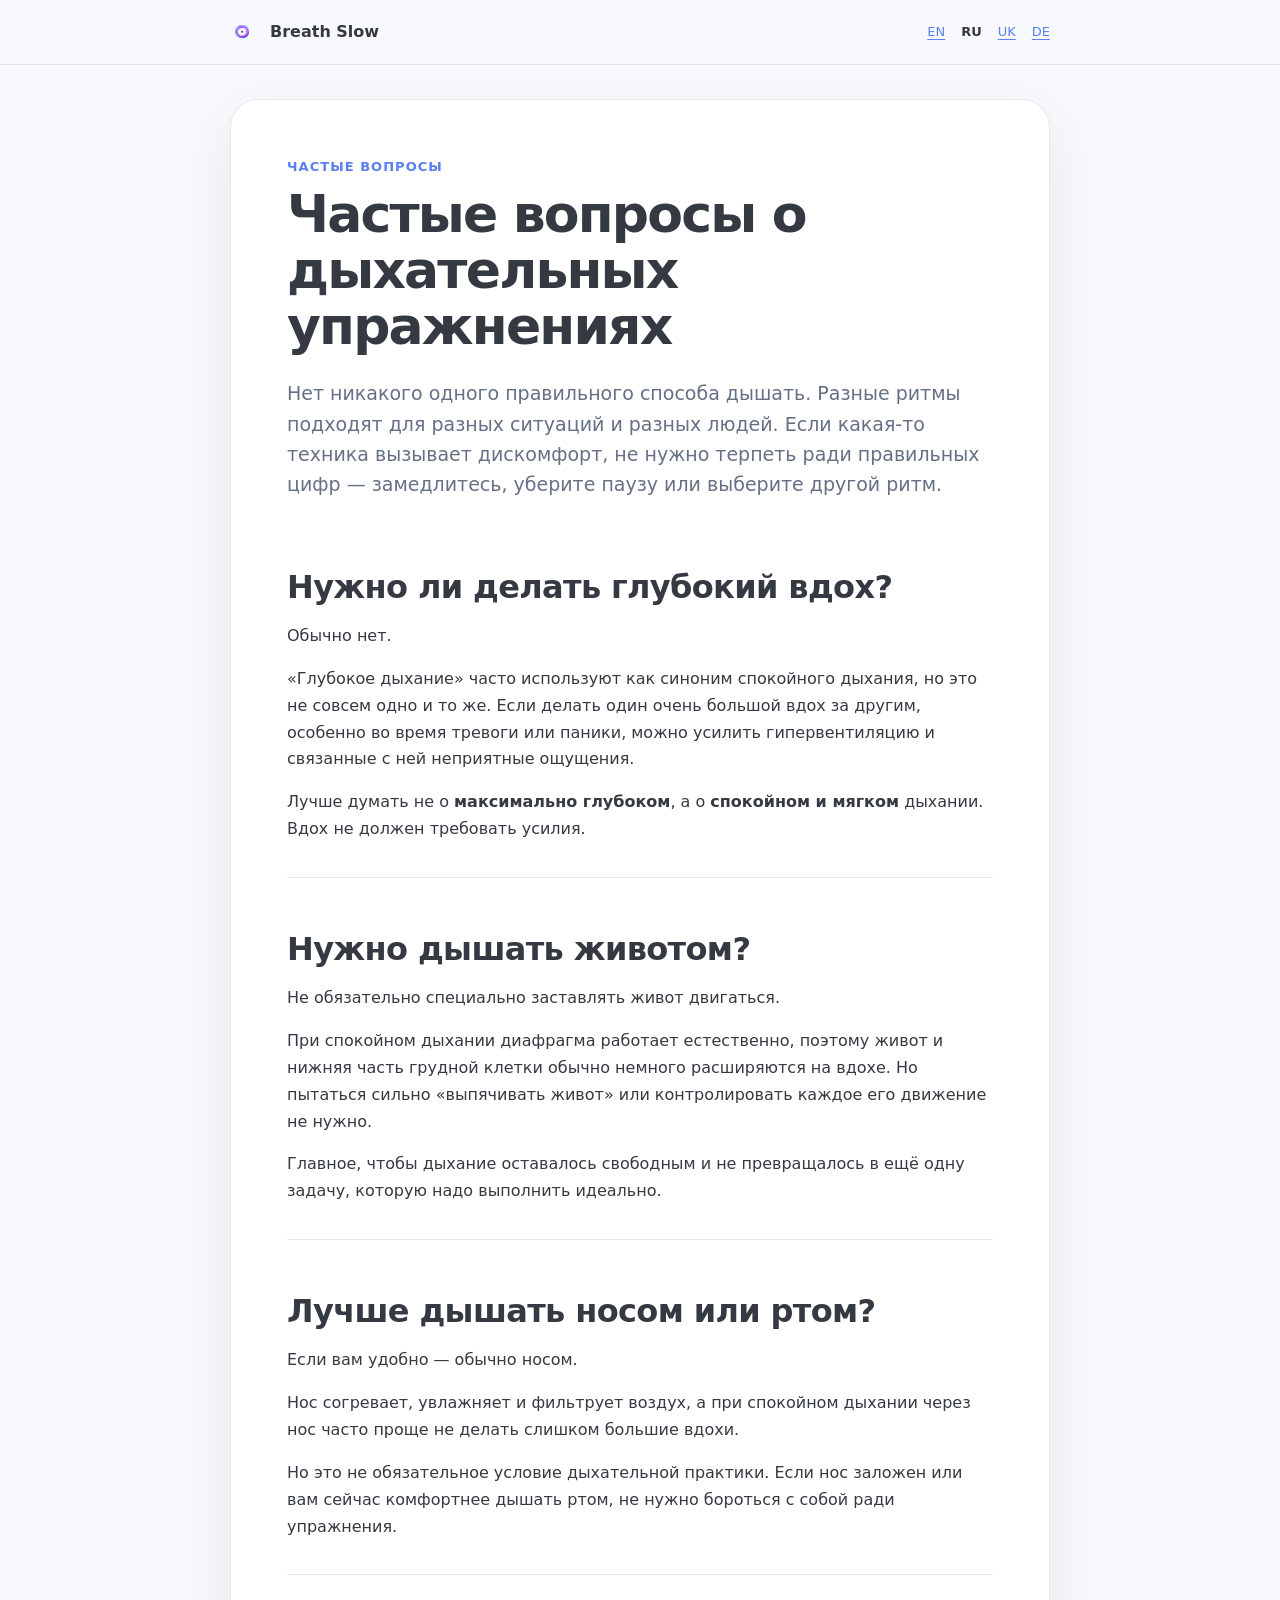
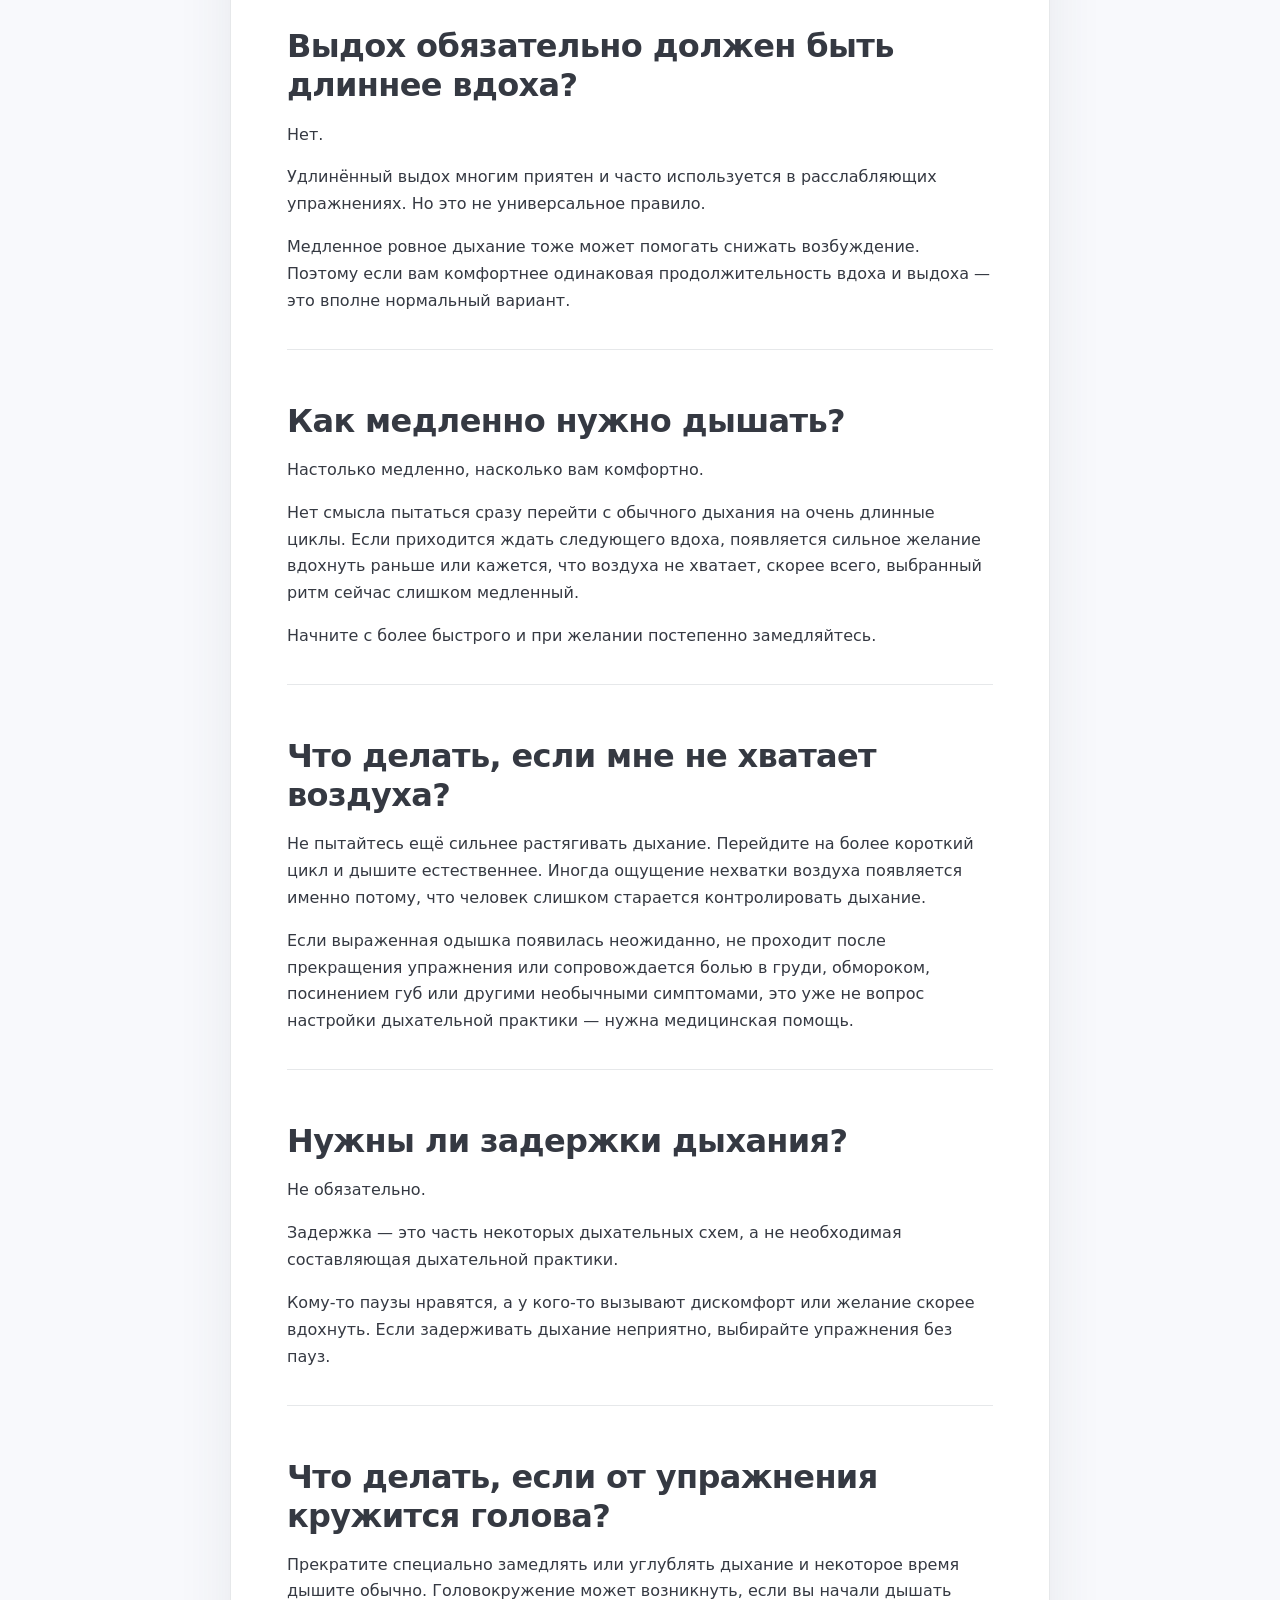
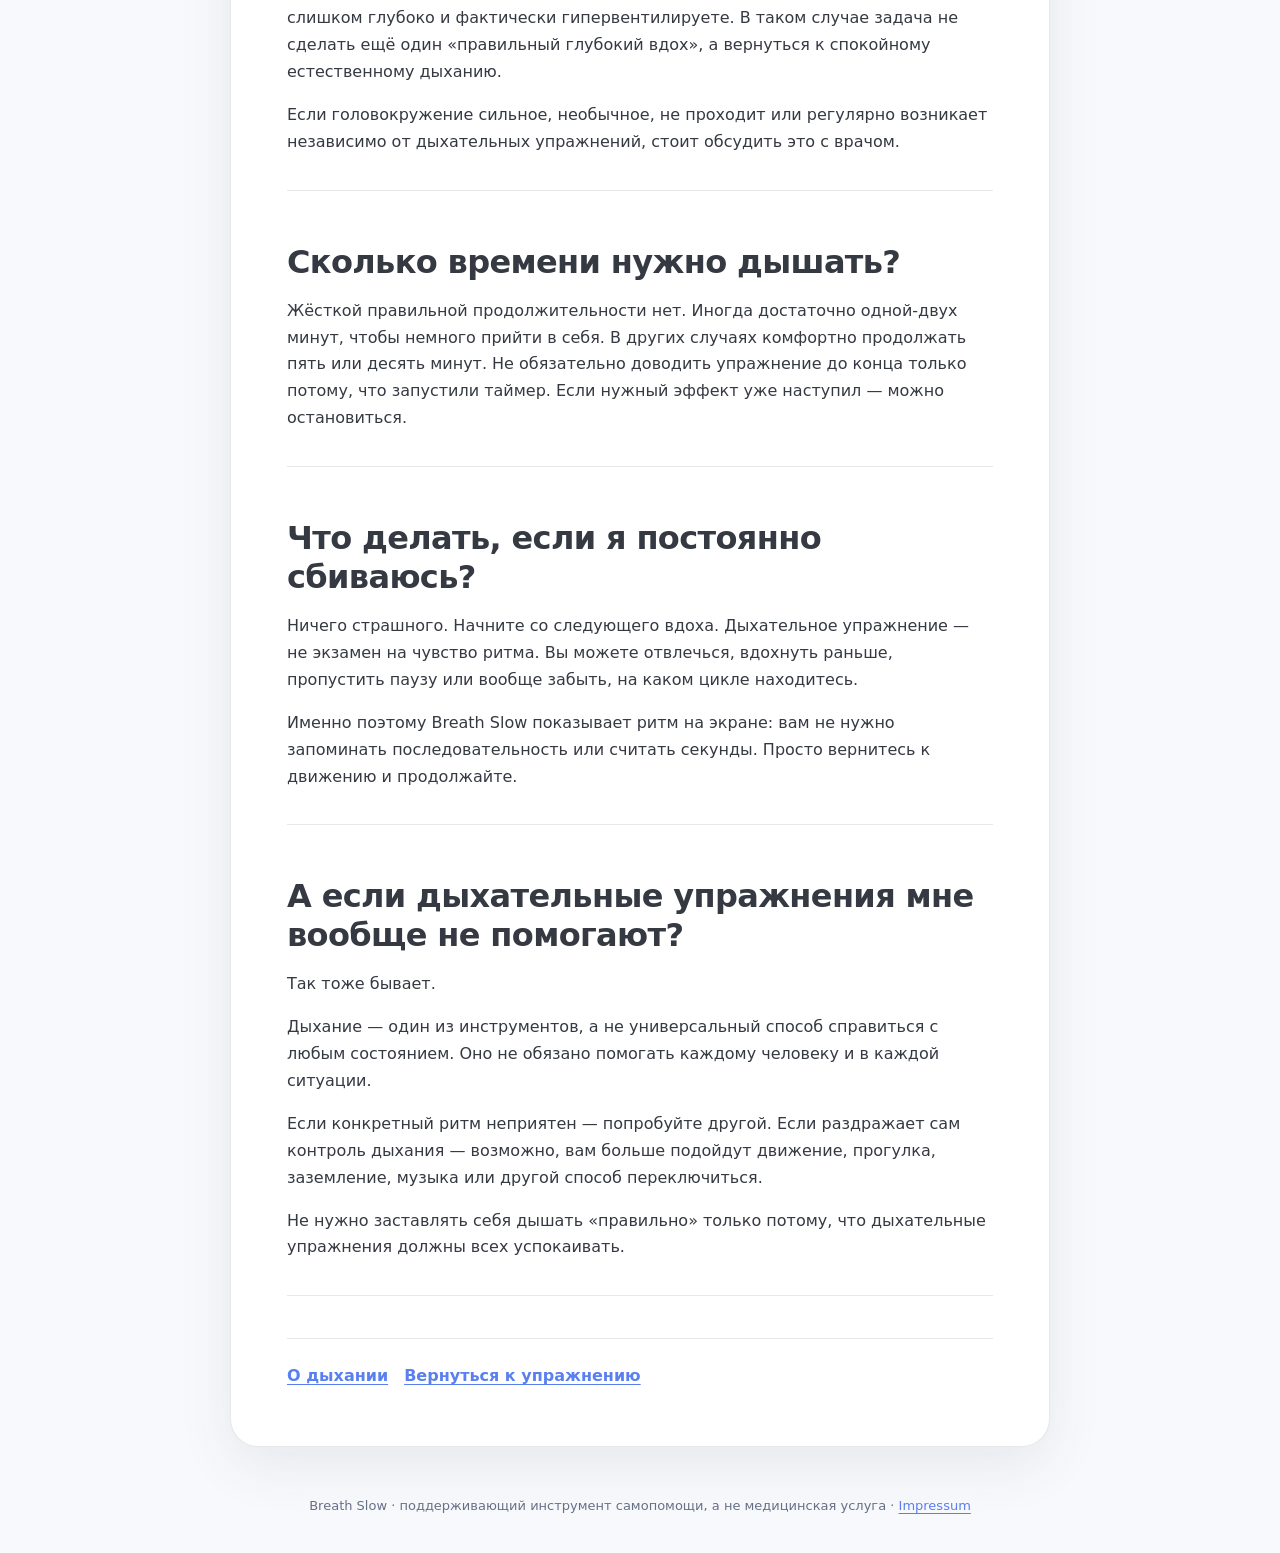
<file: ru/faq.html>
<!doctype html>
<html lang="ru">
<head>
  <meta charset="utf-8"><meta name="viewport" content="width=device-width, initial-scale=1"><meta name="theme-color" content="#ffffff">
  <title>Частые вопросы о дыхательных упражнениях — Breath Slow</title>
  <meta name="description" content="Ответы на частые вопросы о глубине, темпе, задержках и дискомфорте во время дыхательных упражнений.">
  <link rel="stylesheet" href="../assets/css/content-pages.css?v=3"><link rel="icon" href="../favicon.ico" sizes="any">
</head>
<body>
  <header class="site-header"><div class="site-header-inner"><a class="brand" href="../"><img class="brand-mark" src="../icon.svg" alt="" width="24" height="24">Breath Slow</a><nav class="language-links" aria-label="Язык"><a href="../eng/faq.html">EN</a><a aria-current="page" href="./faq.html">RU</a><a href="../uk/faq.html">UK</a><a href="../de/faq.html">DE</a></nav></div></header>
  <main class="article-shell">
    <p class="eyebrow">Частые вопросы</p><h1>Частые вопросы о дыхательных упражнениях</h1>
    <p class="lead">Нет никакого одного правильного способа дышать. Разные ритмы подходят для разных ситуаций и разных людей. Если какая-то техника вызывает дискомфорт, не нужно терпеть ради правильных цифр — замедлитесь, уберите паузу или выберите другой ритм.</p>
    <section class="faq-item"><h2>Нужно ли делать глубокий вдох?</h2><p>Обычно нет.</p><p>«Глубокое дыхание» часто используют как синоним спокойного дыхания, но это не совсем одно и то же. Если делать один очень большой вдох за другим, особенно во время тревоги или паники, можно усилить гипервентиляцию и связанные с ней неприятные ощущения.</p><p>Лучше думать не о <strong>максимально глубоком</strong>, а о <strong>спокойном и мягком</strong> дыхании. Вдох не должен требовать усилия.</p></section>
    <section class="faq-item"><h2>Нужно дышать животом?</h2><p>Не обязательно специально заставлять живот двигаться.</p><p>При спокойном дыхании диафрагма работает естественно, поэтому живот и нижняя часть грудной клетки обычно немного расширяются на вдохе. Но пытаться сильно «выпячивать живот» или контролировать каждое его движение не нужно.</p><p>Главное, чтобы дыхание оставалось свободным и не превращалось в ещё одну задачу, которую надо выполнить идеально.</p></section>
    <section class="faq-item"><h2>Лучше дышать носом или ртом?</h2><p>Если вам удобно — обычно носом.</p><p>Нос согревает, увлажняет и фильтрует воздух, а при спокойном дыхании через нос часто проще не делать слишком большие вдохи.</p><p>Но это не обязательное условие дыхательной практики. Если нос заложен или вам сейчас комфортнее дышать ртом, не нужно бороться с собой ради упражнения.</p></section>
    <section class="faq-item"><h2>Выдох обязательно должен быть длиннее вдоха?</h2><p>Нет.</p><p>Удлинённый выдох многим приятен и часто используется в расслабляющих упражнениях. Но это не универсальное правило.</p><p>Медленное ровное дыхание тоже может помогать снижать возбуждение. Поэтому если вам комфортнее одинаковая продолжительность вдоха и выдоха — это вполне нормальный вариант.</p></section>
    <section class="faq-item"><h2>Как медленно нужно дышать?</h2><p>Настолько медленно, насколько вам комфортно.</p><p>Нет смысла пытаться сразу перейти с обычного дыхания на очень длинные циклы. Если приходится ждать следующего вдоха, появляется сильное желание вдохнуть раньше или кажется, что воздуха не хватает, скорее всего, выбранный ритм сейчас слишком медленный.</p><p>Начните с более быстрого и при желании постепенно замедляйтесь.</p></section>
    <section class="faq-item"><h2>Что делать, если мне не хватает воздуха?</h2><p>Не пытайтесь ещё сильнее растягивать дыхание. Перейдите на более короткий цикл и дышите естественнее. Иногда ощущение нехватки воздуха появляется именно потому, что человек слишком старается контролировать дыхание.</p><p>Если выраженная одышка появилась неожиданно, не проходит после прекращения упражнения или сопровождается болью в груди, обмороком, посинением губ или другими необычными симптомами, это уже не вопрос настройки дыхательной практики — нужна медицинская помощь.</p></section>
    <section class="faq-item"><h2>Нужны ли задержки дыхания?</h2><p>Не обязательно.</p><p>Задержка — это часть некоторых дыхательных схем, а не необходимая составляющая дыхательной практики.</p><p>Кому-то паузы нравятся, а у кого-то вызывают дискомфорт или желание скорее вдохнуть. Если задерживать дыхание неприятно, выбирайте упражнения без пауз.</p></section>
    <section class="faq-item"><h2>Что делать, если от упражнения кружится голова?</h2><p>Прекратите специально замедлять или углублять дыхание и некоторое время дышите обычно. Головокружение может возникнуть, если вы начали дышать слишком глубоко и фактически гипервентилируете. В таком случае задача не сделать ещё один «правильный глубокий вдох», а вернуться к спокойному естественному дыханию.</p><p>Если головокружение сильное, необычное, не проходит или регулярно возникает независимо от дыхательных упражнений, стоит обсудить это с врачом.</p></section>
    <section class="faq-item"><h2>Сколько времени нужно дышать?</h2><p>Жёсткой правильной продолжительности нет. Иногда достаточно одной-двух минут, чтобы немного прийти в себя. В других случаях комфортно продолжать пять или десять минут. Не обязательно доводить упражнение до конца только потому, что запустили таймер. Если нужный эффект уже наступил — можно остановиться.</p></section>
    <section class="faq-item"><h2>Что делать, если я постоянно сбиваюсь?</h2><p>Ничего страшного. Начните со следующего вдоха. Дыхательное упражнение — не экзамен на чувство ритма. Вы можете отвлечься, вдохнуть раньше, пропустить паузу или вообще забыть, на каком цикле находитесь.</p><p>Именно поэтому Breath Slow показывает ритм на экране: вам не нужно запоминать последовательность или считать секунды. Просто вернитесь к движению и продолжайте.</p></section>
    <section class="faq-item"><h2>А если дыхательные упражнения мне вообще не помогают?</h2><p>Так тоже бывает.</p><p>Дыхание — один из инструментов, а не универсальный способ справиться с любым состоянием. Оно не обязано помогать каждому человеку и в каждой ситуации.</p><p>Если конкретный ритм неприятен — попробуйте другой. Если раздражает сам контроль дыхания — возможно, вам больше подойдут движение, прогулка, заземление, музыка или другой способ переключиться.</p><p>Не нужно заставлять себя дышать «правильно» только потому, что дыхательные упражнения должны всех успокаивать.</p></section>
    <nav class="article-nav" aria-label="Другие страницы"><a href="./about-breathing.html">О дыхании</a><a href="../">Вернуться к упражнению</a></nav>
  </main>
  <footer class="site-footer">Breath Slow · поддерживающий инструмент самопомощи, а не медицинская услуга<span aria-hidden="true"> · </span><a href="../impressum.html">Impressum</a></footer>
</body>
</html>
</file>
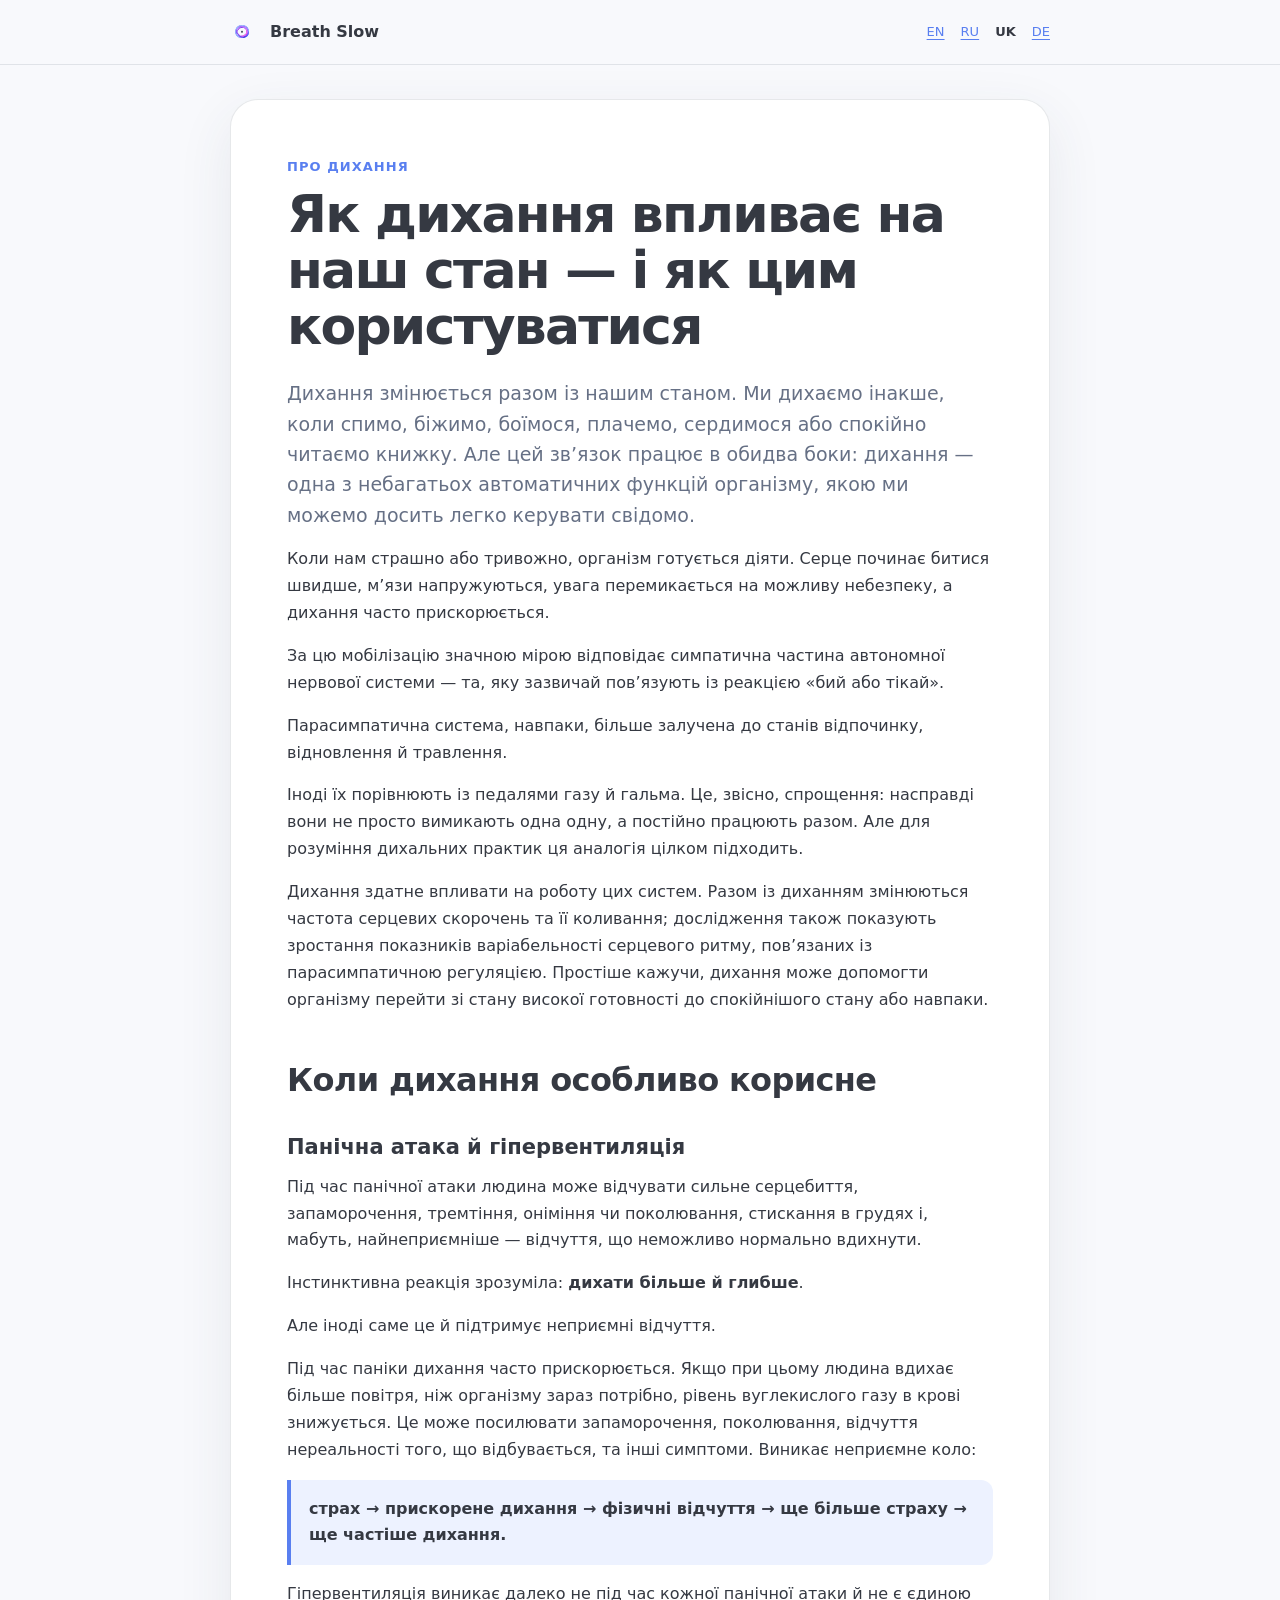
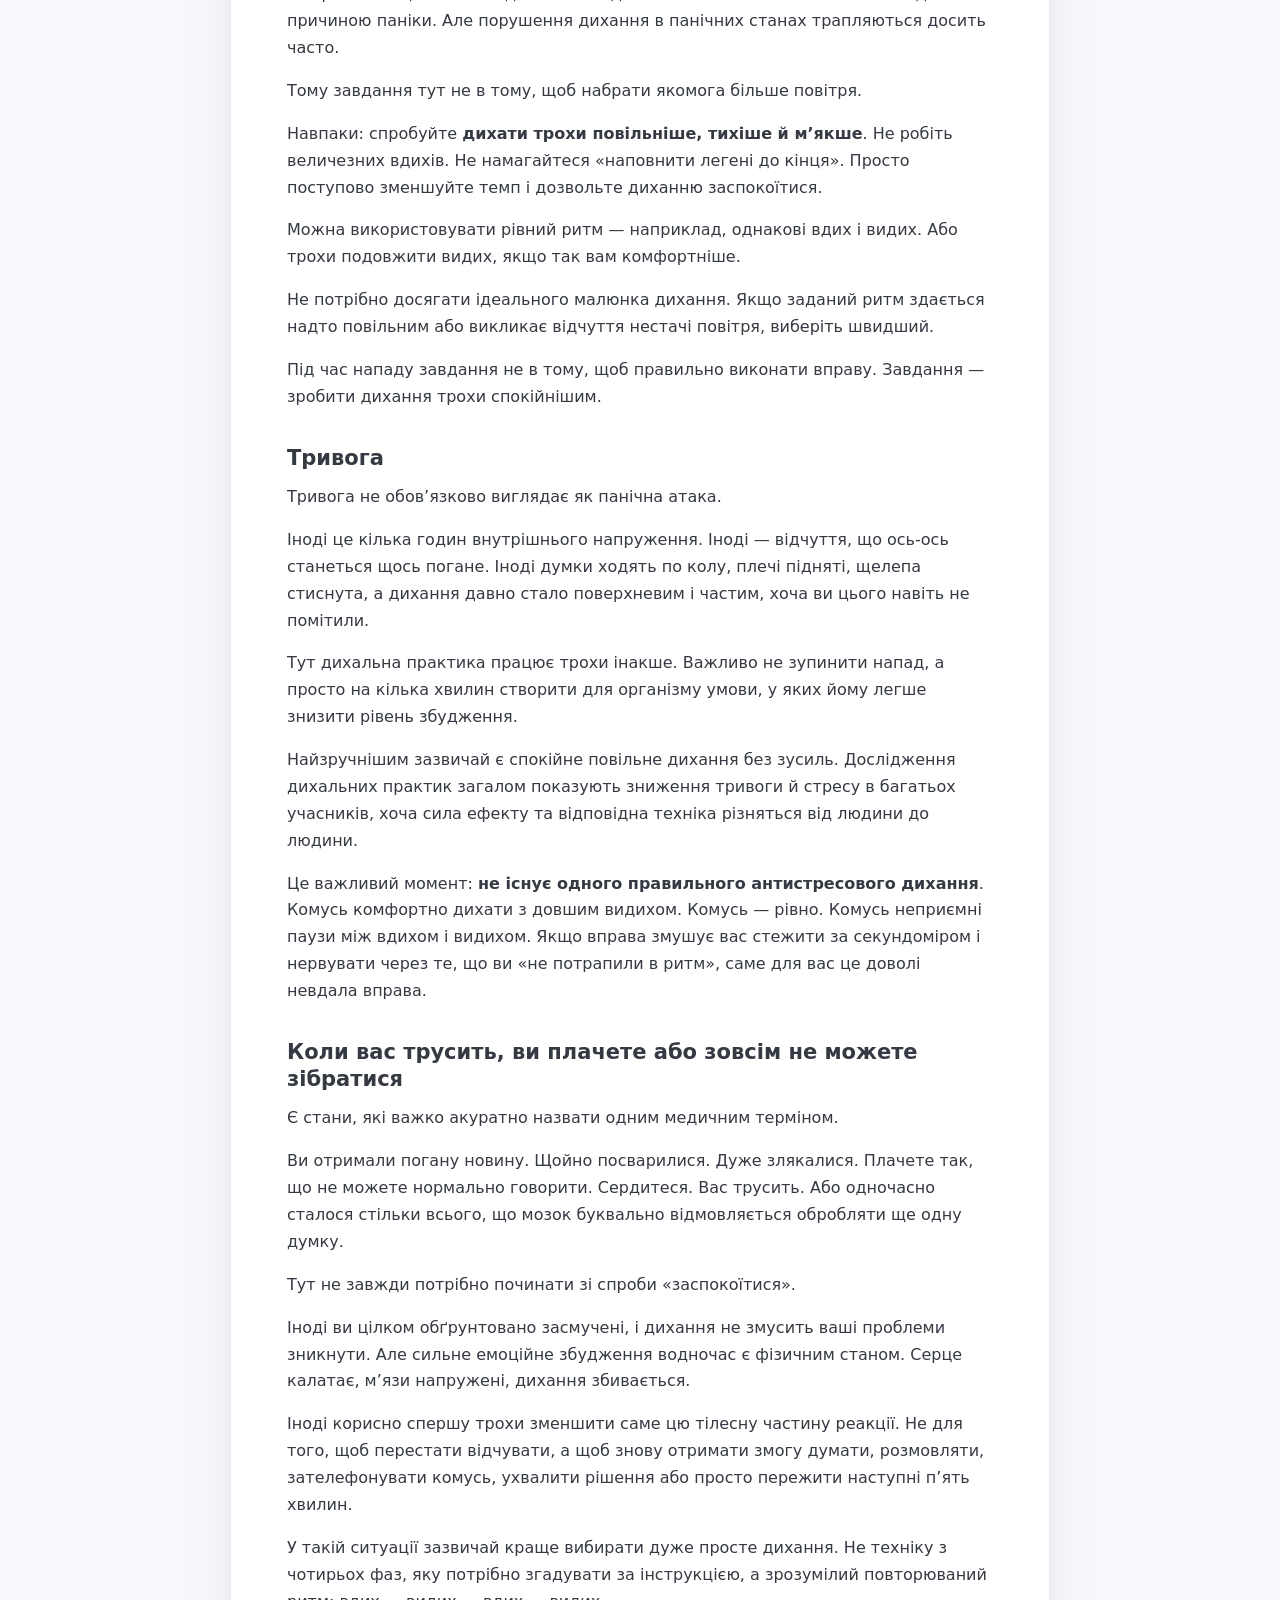
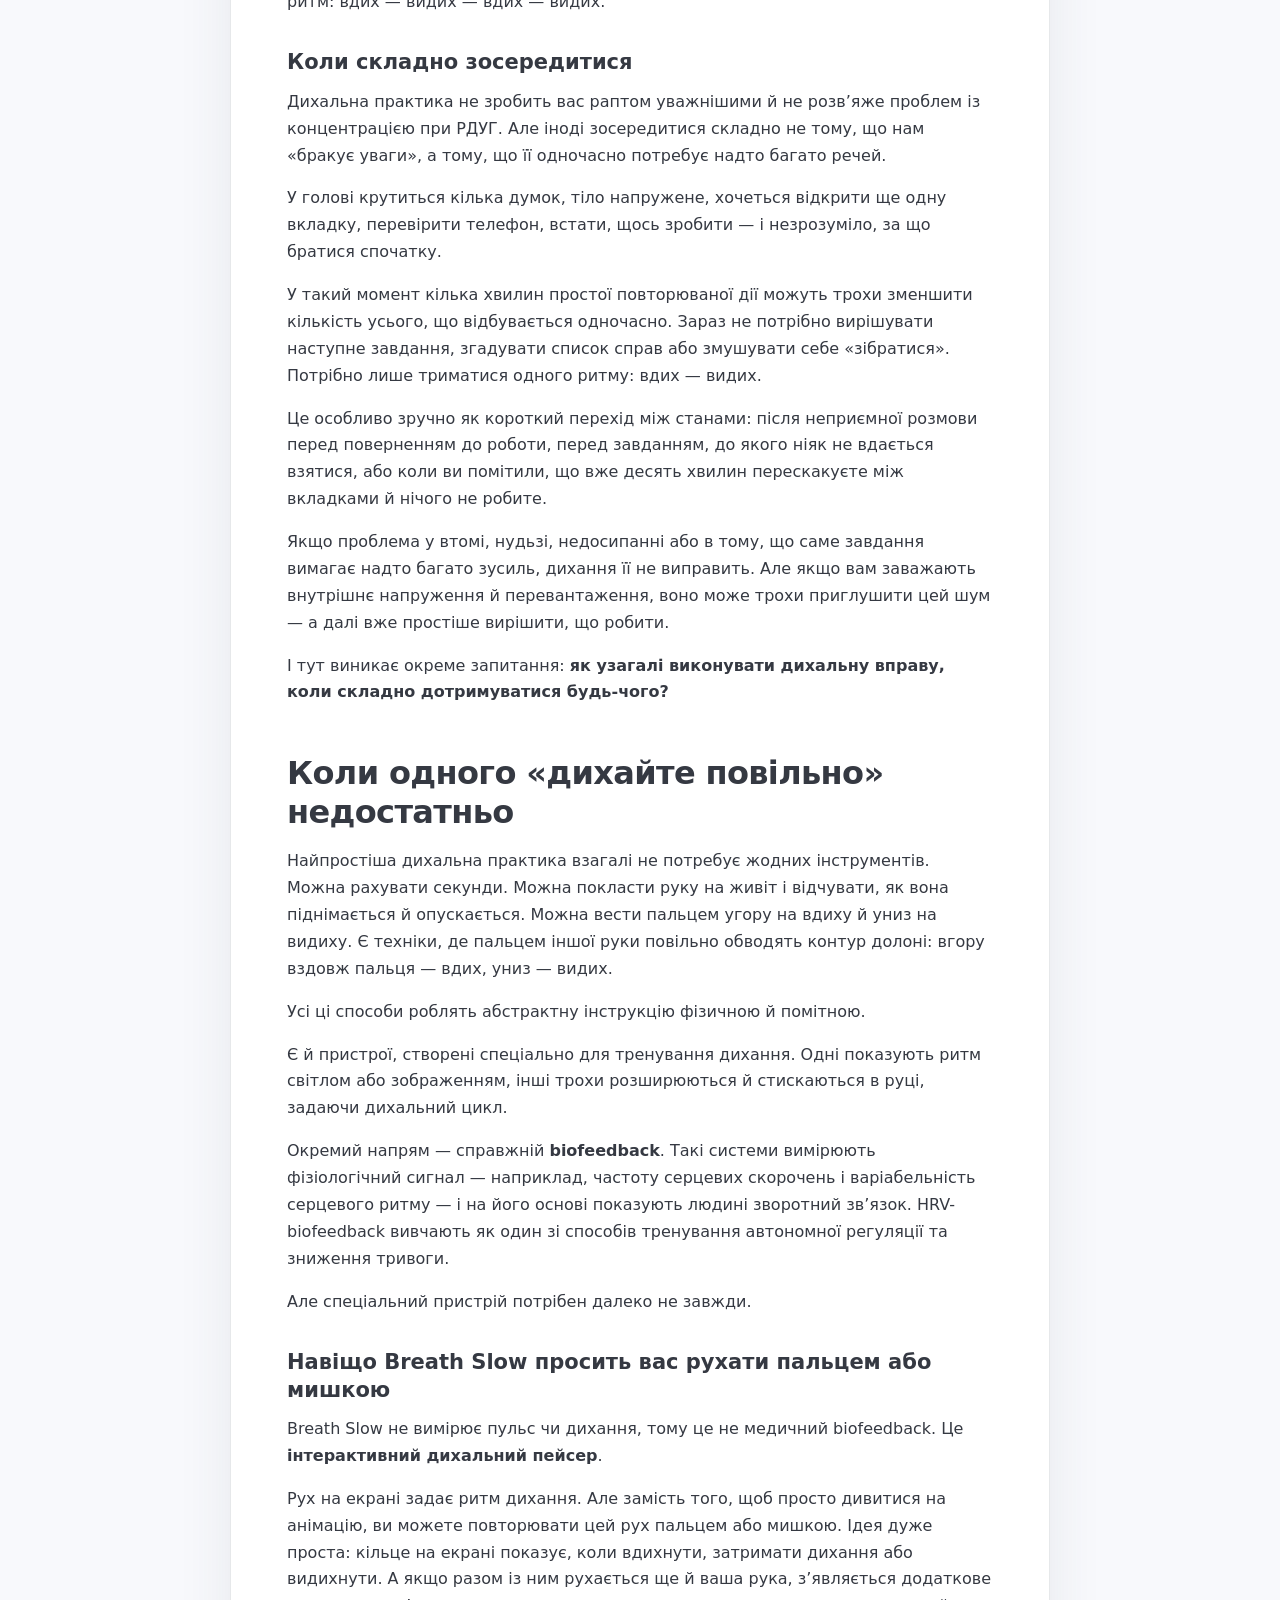
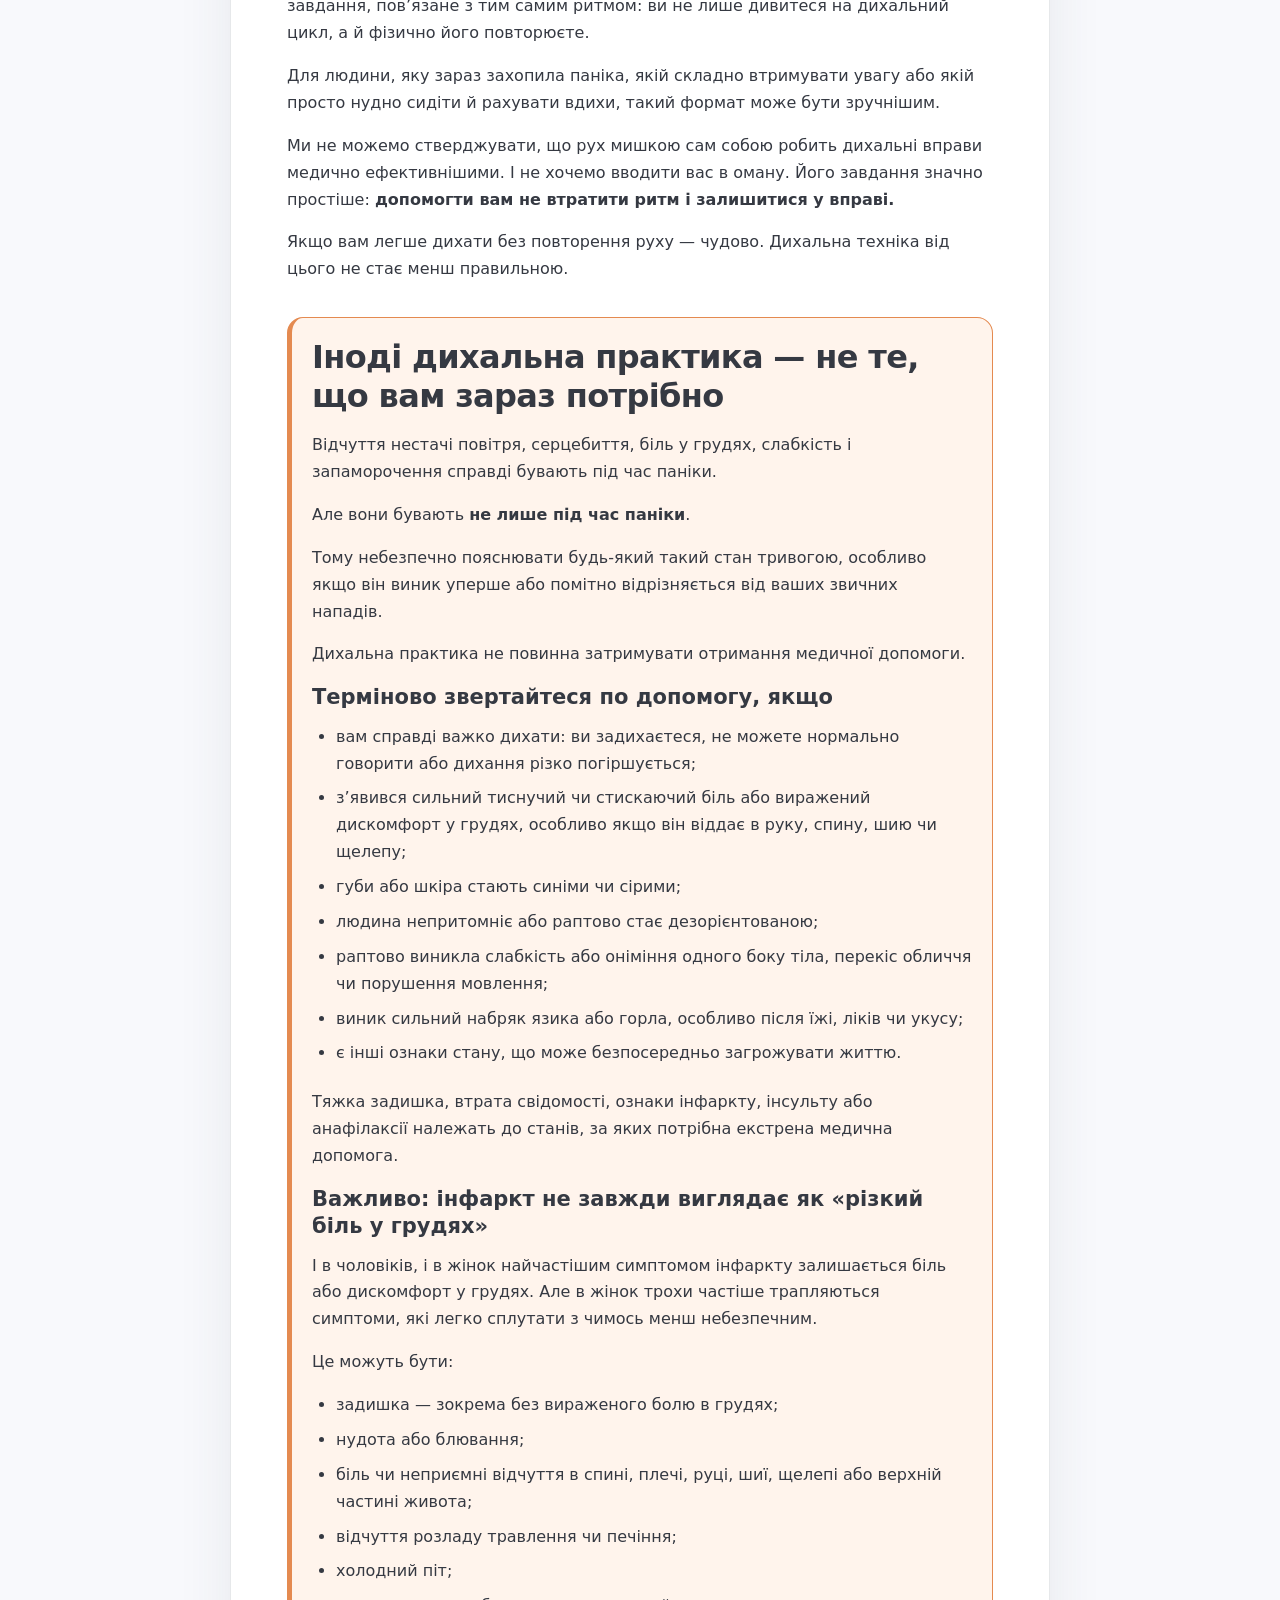
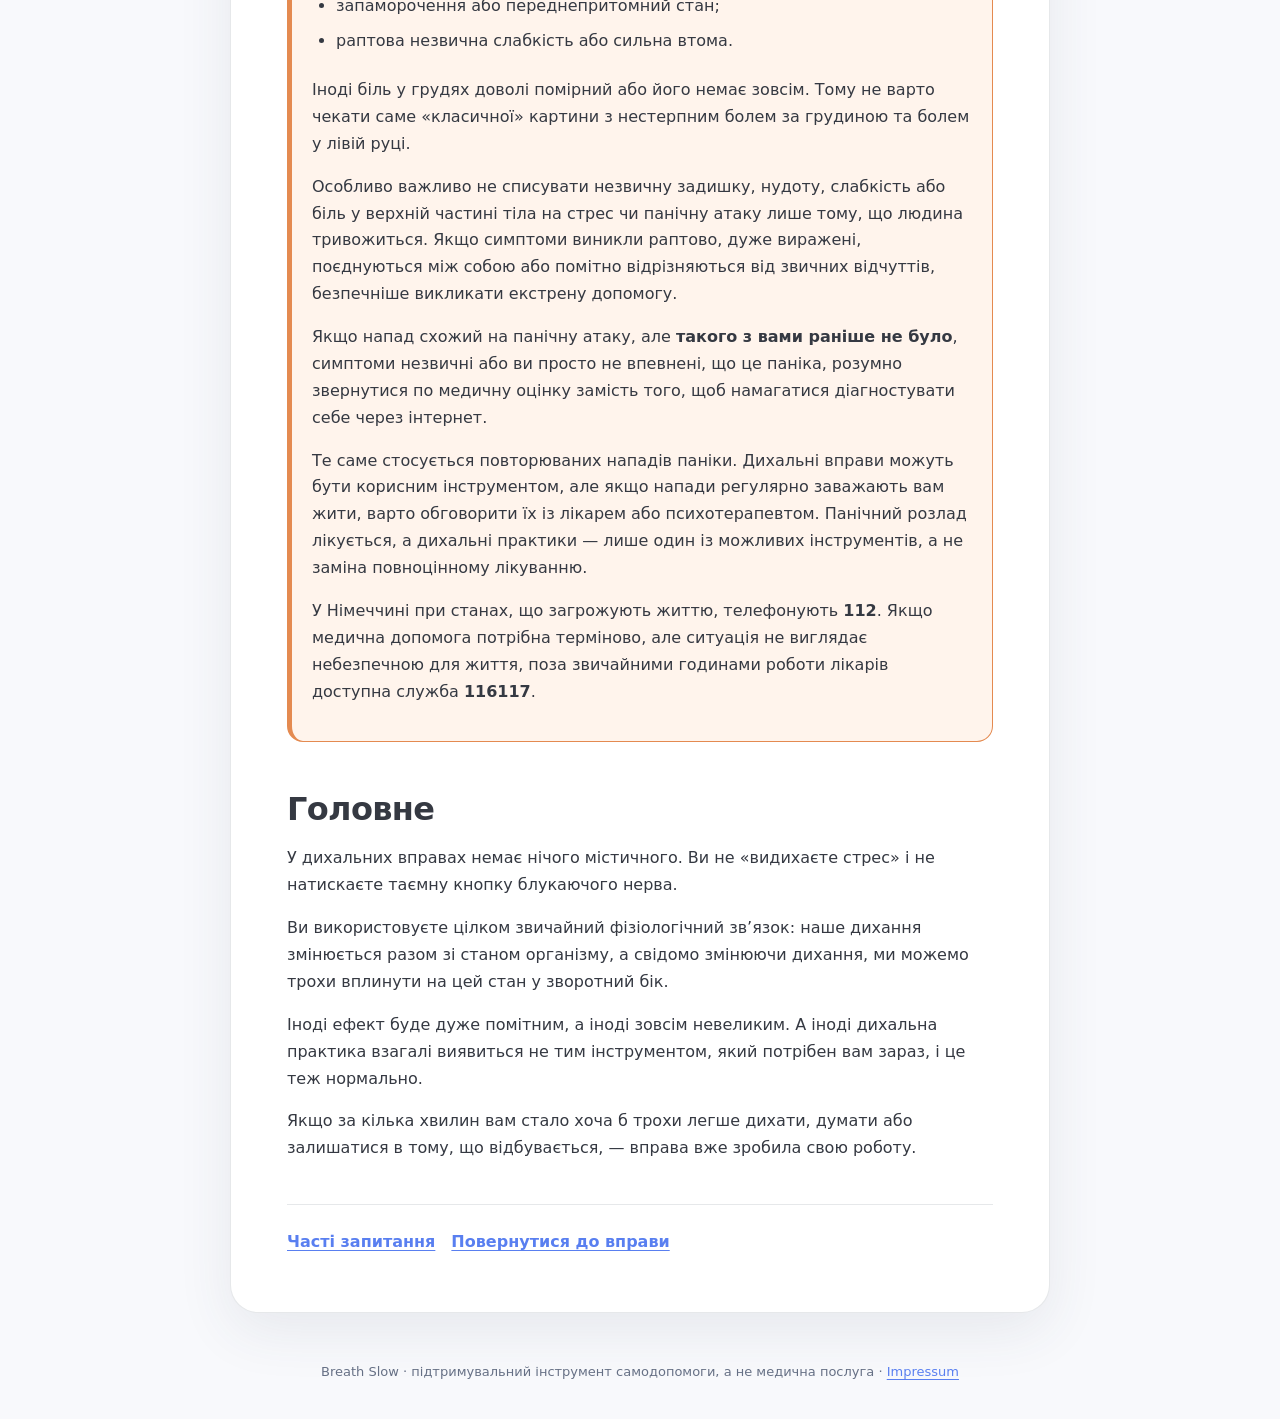
<file: uk/about-breathing.html>
<!doctype html><html lang="uk"><head><meta charset="utf-8"><meta name="viewport" content="width=device-width, initial-scale=1"><meta name="theme-color" content="#ffffff"><title>Про дихання — Breath Slow</title><meta name="description" content="Як дихання впливає на стан, коли дихальні вправи можуть допомогти й коли потрібна медична допомога."><link rel="stylesheet" href="../assets/css/content-pages.css?v=3"><link rel="icon" href="../favicon.ico" sizes="any"></head><body>
<header class="site-header"><div class="site-header-inner"><a class="brand" href="../"><img class="brand-mark" src="../icon.svg" alt="" width="24" height="24">Breath Slow</a><nav class="language-links" aria-label="Мова"><a href="../eng/about-breathing.html">EN</a><a href="../ru/about-breathing.html">RU</a><a aria-current="page" href="./about-breathing.html">UK</a><a href="../de/about-breathing.html">DE</a></nav></div></header>
<main class="article-shell"><p class="eyebrow">Про дихання</p><h1>Як дихання впливає на наш стан — і як цим користуватися</h1>
<p class="lead">Дихання змінюється разом із нашим станом. Ми дихаємо інакше, коли спимо, біжимо, боїмося, плачемо, сердимося або спокійно читаємо книжку. Але цей зв’язок працює в обидва боки: дихання — одна з небагатьох автоматичних функцій організму, якою ми можемо досить легко керувати свідомо.</p>
<p>Коли нам страшно або тривожно, організм готується діяти. Серце починає битися швидше, м’язи напружуються, увага перемикається на можливу небезпеку, а дихання часто прискорюється.</p><p>За цю мобілізацію значною мірою відповідає симпатична частина автономної нервової системи — та, яку зазвичай пов’язують із реакцією «бий або тікай».</p><p>Парасимпатична система, навпаки, більше залучена до станів відпочинку, відновлення й травлення.</p><p>Іноді їх порівнюють із педалями газу й гальма. Це, звісно, спрощення: насправді вони не просто вимикають одна одну, а постійно працюють разом. Але для розуміння дихальних практик ця аналогія цілком підходить.</p><p>Дихання здатне впливати на роботу цих систем. Разом із диханням змінюються частота серцевих скорочень та її коливання; дослідження також показують зростання показників варіабельності серцевого ритму, пов’язаних із парасимпатичною регуляцією. Простіше кажучи, дихання може допомогти організму перейти зі стану високої готовності до спокійнішого стану або навпаки.</p>
<h2>Коли дихання особливо корисне</h2><h3>Панічна атака й гіпервентиляція</h3>
<p>Під час панічної атаки людина може відчувати сильне серцебиття, запаморочення, тремтіння, оніміння чи поколювання, стискання в грудях і, мабуть, найнеприємніше — відчуття, що неможливо нормально вдихнути.</p><p>Інстинктивна реакція зрозуміла: <strong>дихати більше й глибше</strong>.</p><p>Але іноді саме це й підтримує неприємні відчуття.</p><p>Під час паніки дихання часто прискорюється. Якщо при цьому людина вдихає більше повітря, ніж організму зараз потрібно, рівень вуглекислого газу в крові знижується. Це може посилювати запаморочення, поколювання, відчуття нереальності того, що відбувається, та інші симптоми. Виникає неприємне коло:</p><p class="cycle-note">страх → прискорене дихання → фізичні відчуття → ще більше страху → ще частіше дихання.</p><p>Гіпервентиляція виникає далеко не під час кожної панічної атаки й не є єдиною причиною паніки. Але порушення дихання в панічних станах трапляються досить часто.</p><p>Тому завдання тут не в тому, щоб набрати якомога більше повітря.</p><p>Навпаки: спробуйте <strong>дихати трохи повільніше, тихіше й м’якше</strong>. Не робіть величезних вдихів. Не намагайтеся «наповнити легені до кінця». Просто поступово зменшуйте темп і дозвольте диханню заспокоїтися.</p><p>Можна використовувати рівний ритм — наприклад, однакові вдих і видих. Або трохи подовжити видих, якщо так вам комфортніше.</p><p>Не потрібно досягати ідеального малюнка дихання. Якщо заданий ритм здається надто повільним або викликає відчуття нестачі повітря, виберіть швидший.</p><p>Під час нападу завдання не в тому, щоб правильно виконати вправу. Завдання — зробити дихання трохи спокійнішим.</p>
<h3>Тривога</h3><p>Тривога не обов’язково виглядає як панічна атака.</p><p>Іноді це кілька годин внутрішнього напруження. Іноді — відчуття, що ось-ось станеться щось погане. Іноді думки ходять по колу, плечі підняті, щелепа стиснута, а дихання давно стало поверхневим і частим, хоча ви цього навіть не помітили.</p><p>Тут дихальна практика працює трохи інакше. Важливо не зупинити напад, а просто на кілька хвилин створити для організму умови, у яких йому легше знизити рівень збудження.</p><p>Найзручнішим зазвичай є спокійне повільне дихання без зусиль. Дослідження дихальних практик загалом показують зниження тривоги й стресу в багатьох учасників, хоча сила ефекту та відповідна техніка різняться від людини до людини.</p><p>Це важливий момент: <strong>не існує одного правильного антистресового дихання</strong>. Комусь комфортно дихати з довшим видихом. Комусь — рівно. Комусь неприємні паузи між вдихом і видихом. Якщо вправа змушує вас стежити за секундоміром і нервувати через те, що ви «не потрапили в ритм», саме для вас це доволі невдала вправа.</p>
<h3>Коли вас трусить, ви плачете або зовсім не можете зібратися</h3><p>Є стани, які важко акуратно назвати одним медичним терміном.</p><p>Ви отримали погану новину. Щойно посварилися. Дуже злякалися. Плачете так, що не можете нормально говорити. Сердитеся. Вас трусить. Або одночасно сталося стільки всього, що мозок буквально відмовляється обробляти ще одну думку.</p><p>Тут не завжди потрібно починати зі спроби «заспокоїтися».</p><p>Іноді ви цілком обґрунтовано засмучені, і дихання не змусить ваші проблеми зникнути. Але сильне емоційне збудження водночас є фізичним станом. Серце калатає, м’язи напружені, дихання збивається.</p><p>Іноді корисно спершу трохи зменшити саме цю тілесну частину реакції. Не для того, щоб перестати відчувати, а щоб знову отримати змогу думати, розмовляти, зателефонувати комусь, ухвалити рішення або просто пережити наступні п’ять хвилин.</p><p>У такій ситуації зазвичай краще вибирати дуже просте дихання. Не техніку з чотирьох фаз, яку потрібно згадувати за інструкцією, а зрозумілий повторюваний ритм: вдих — видих — вдих — видих.</p>
<h3>Коли складно зосередитися</h3><p>Дихальна практика не зробить вас раптом уважнішими й не розв’яже проблем із концентрацією при РДУГ. Але іноді зосередитися складно не тому, що нам «бракує уваги», а тому, що її одночасно потребує надто багато речей.</p><p>У голові крутиться кілька думок, тіло напружене, хочеться відкрити ще одну вкладку, перевірити телефон, встати, щось зробити — і незрозуміло, за що братися спочатку.</p><p>У такий момент кілька хвилин простої повторюваної дії можуть трохи зменшити кількість усього, що відбувається одночасно. Зараз не потрібно вирішувати наступне завдання, згадувати список справ або змушувати себе «зібратися». Потрібно лише триматися одного ритму: вдих — видих.</p><p>Це особливо зручно як короткий перехід між станами: після неприємної розмови перед поверненням до роботи, перед завданням, до якого ніяк не вдається взятися, або коли ви помітили, що вже десять хвилин перескакуєте між вкладками й нічого не робите.</p><p>Якщо проблема у втомі, нудьзі, недосипанні або в тому, що саме завдання вимагає надто багато зусиль, дихання її не виправить. Але якщо вам заважають внутрішнє напруження й перевантаження, воно може трохи приглушити цей шум — а далі вже простіше вирішити, що робити.</p><p>І тут виникає окреме запитання: <strong>як узагалі виконувати дихальну вправу, коли складно дотримуватися будь-чого?</strong></p>
<h2>Коли одного «дихайте повільно» недостатньо</h2><p>Найпростіша дихальна практика взагалі не потребує жодних інструментів. Можна рахувати секунди. Можна покласти руку на живіт і відчувати, як вона піднімається й опускається. Можна вести пальцем угору на вдиху й униз на видиху. Є техніки, де пальцем іншої руки повільно обводять контур долоні: вгору вздовж пальця — вдих, униз — видих.</p><p>Усі ці способи роблять абстрактну інструкцію фізичною й помітною.</p><p>Є й пристрої, створені спеціально для тренування дихання. Одні показують ритм світлом або зображенням, інші трохи розширюються й стискаються в руці, задаючи дихальний цикл.</p><p>Окремий напрям — справжній <strong>biofeedback</strong>. Такі системи вимірюють фізіологічний сигнал — наприклад, частоту серцевих скорочень і варіабельність серцевого ритму — і на його основі показують людині зворотний зв’язок. HRV-biofeedback вивчають як один зі способів тренування автономної регуляції та зниження тривоги.</p><p>Але спеціальний пристрій потрібен далеко не завжди.</p>
<h3>Навіщо Breath Slow просить вас рухати пальцем або мишкою</h3><p>Breath Slow не вимірює пульс чи дихання, тому це не медичний biofeedback. Це <strong>інтерактивний дихальний пейсер</strong>.</p><p>Рух на екрані задає ритм дихання. Але замість того, щоб просто дивитися на анімацію, ви можете повторювати цей рух пальцем або мишкою. Ідея дуже проста: кільце на екрані показує, коли вдихнути, затримати дихання або видихнути. А якщо разом із ним рухається ще й ваша рука, з’являється додаткове завдання, пов’язане з тим самим ритмом: ви не лише дивитеся на дихальний цикл, а й фізично його повторюєте.</p><p>Для людини, яку зараз захопила паніка, якій складно втримувати увагу або якій просто нудно сидіти й рахувати вдихи, такий формат може бути зручнішим.</p><p>Ми не можемо стверджувати, що рух мишкою сам собою робить дихальні вправи медично ефективнішими. І не хочемо вводити вас в оману. Його завдання значно простіше: <strong>допомогти вам не втратити ритм і залишитися у вправі.</strong></p><p>Якщо вам легше дихати без повторення руху — чудово. Дихальна техніка від цього не стає менш правильною.</p>
<section class="safety-note"><h2>Іноді дихальна практика — не те, що вам зараз потрібно</h2><p>Відчуття нестачі повітря, серцебиття, біль у грудях, слабкість і запаморочення справді бувають під час паніки.</p><p>Але вони бувають <strong>не лише під час паніки</strong>.</p><p>Тому небезпечно пояснювати будь-який такий стан тривогою, особливо якщо він виник уперше або помітно відрізняється від ваших звичних нападів.</p><p>Дихальна практика не повинна затримувати отримання медичної допомоги.</p><h3>Терміново звертайтеся по допомогу, якщо</h3><ul><li>вам справді важко дихати: ви задихаєтеся, не можете нормально говорити або дихання різко погіршується;</li><li>з’явився сильний тиснучий чи стискаючий біль або виражений дискомфорт у грудях, особливо якщо він віддає в руку, спину, шию чи щелепу;</li><li>губи або шкіра стають синіми чи сірими;</li><li>людина непритомніє або раптово стає дезорієнтованою;</li><li>раптово виникла слабкість або оніміння одного боку тіла, перекіс обличчя чи порушення мовлення;</li><li>виник сильний набряк язика або горла, особливо після їжі, ліків чи укусу;</li><li>є інші ознаки стану, що може безпосередньо загрожувати життю.</li></ul><p>Тяжка задишка, втрата свідомості, ознаки інфаркту, інсульту або анафілаксії належать до станів, за яких потрібна екстрена медична допомога.</p><h3>Важливо: інфаркт не завжди виглядає як «різкий біль у грудях»</h3><p>І в чоловіків, і в жінок найчастішим симптомом інфаркту залишається біль або дискомфорт у грудях. Але в жінок трохи частіше трапляються симптоми, які легко сплутати з чимось менш небезпечним.</p><p>Це можуть бути:</p><ul><li>задишка — зокрема без вираженого болю в грудях;</li><li>нудота або блювання;</li><li>біль чи неприємні відчуття в спині, плечі, руці, шиї, щелепі або верхній частині живота;</li><li>відчуття розладу травлення чи печіння;</li><li>холодний піт;</li><li>запаморочення або переднепритомний стан;</li><li>раптова незвична слабкість або сильна втома.</li></ul><p>Іноді біль у грудях доволі помірний або його немає зовсім. Тому не варто чекати саме «класичної» картини з нестерпним болем за грудиною та болем у лівій руці.</p><p>Особливо важливо не списувати незвичну задишку, нудоту, слабкість або біль у верхній частині тіла на стрес чи панічну атаку лише тому, що людина тривожиться. Якщо симптоми виникли раптово, дуже виражені, поєднуються між собою або помітно відрізняються від звичних відчуттів, безпечніше викликати екстрену допомогу.</p><p>Якщо напад схожий на панічну атаку, але <strong>такого з вами раніше не було</strong>, симптоми незвичні або ви просто не впевнені, що це паніка, розумно звернутися по медичну оцінку замість того, щоб намагатися діагностувати себе через інтернет.</p><p>Те саме стосується повторюваних нападів паніки. Дихальні вправи можуть бути корисним інструментом, але якщо напади регулярно заважають вам жити, варто обговорити їх із лікарем або психотерапевтом. Панічний розлад лікується, а дихальні практики — лише один із можливих інструментів, а не заміна повноцінному лікуванню.</p><p>У Німеччині при станах, що загрожують життю, телефонують <strong>112</strong>. Якщо медична допомога потрібна терміново, але ситуація не виглядає небезпечною для життя, поза звичайними годинами роботи лікарів доступна служба <strong>116117</strong>.</p></section>
<h2>Головне</h2><p>У дихальних вправах немає нічого містичного. Ви не «видихаєте стрес» і не натискаєте таємну кнопку блукаючого нерва.</p><p>Ви використовуєте цілком звичайний фізіологічний зв’язок: наше дихання змінюється разом зі станом організму, а свідомо змінюючи дихання, ми можемо трохи вплинути на цей стан у зворотний бік.</p><p>Іноді ефект буде дуже помітним, а іноді зовсім невеликим. А іноді дихальна практика взагалі виявиться не тим інструментом, який потрібен вам зараз, і це теж нормально.</p><p>Якщо за кілька хвилин вам стало хоча б трохи легше дихати, думати або залишатися в тому, що відбувається, — вправа вже зробила свою роботу.</p><nav class="article-nav" aria-label="Інші сторінки"><a href="./faq.html">Часті запитання</a><a href="../">Повернутися до вправи</a></nav></main><footer class="site-footer">Breath Slow · підтримувальний інструмент самодопомоги, а не медична послуга<span aria-hidden="true"> · </span><a href="../impressum.html">Impressum</a></footer></body></html>
</file>
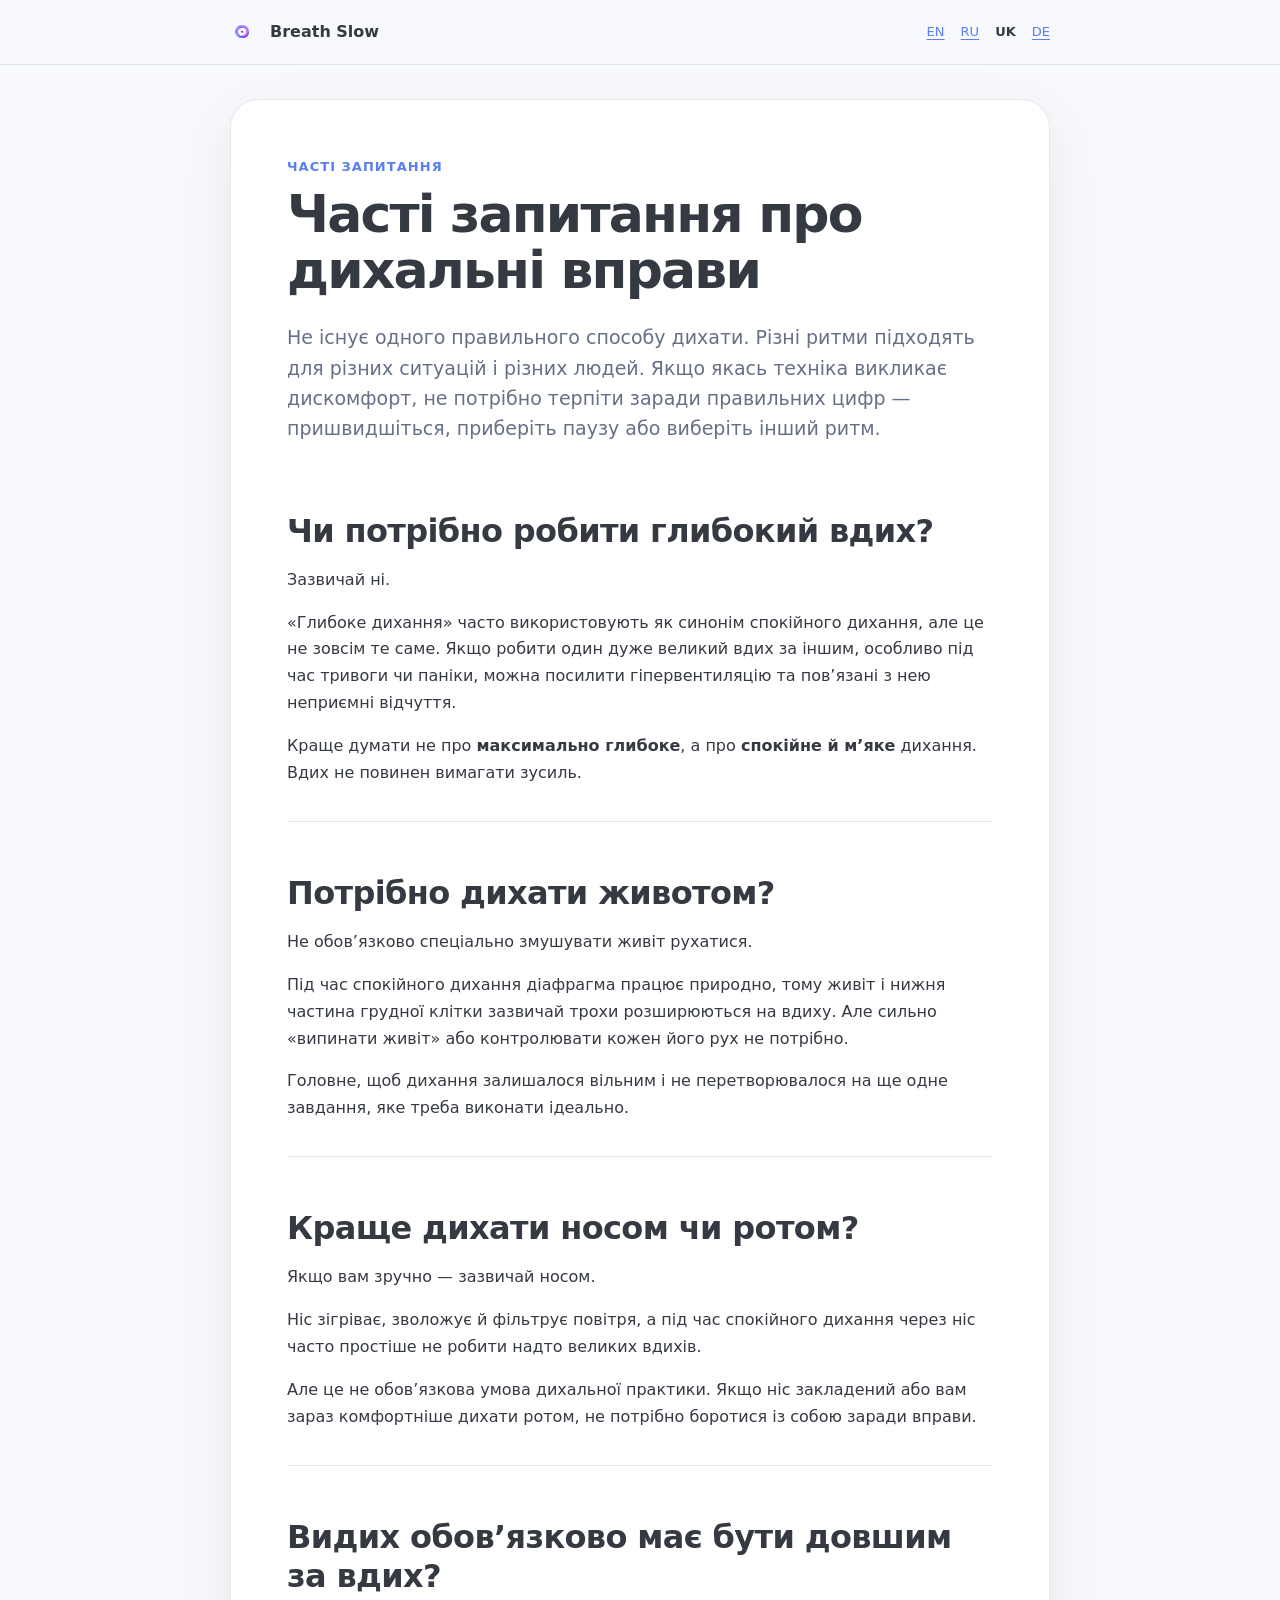
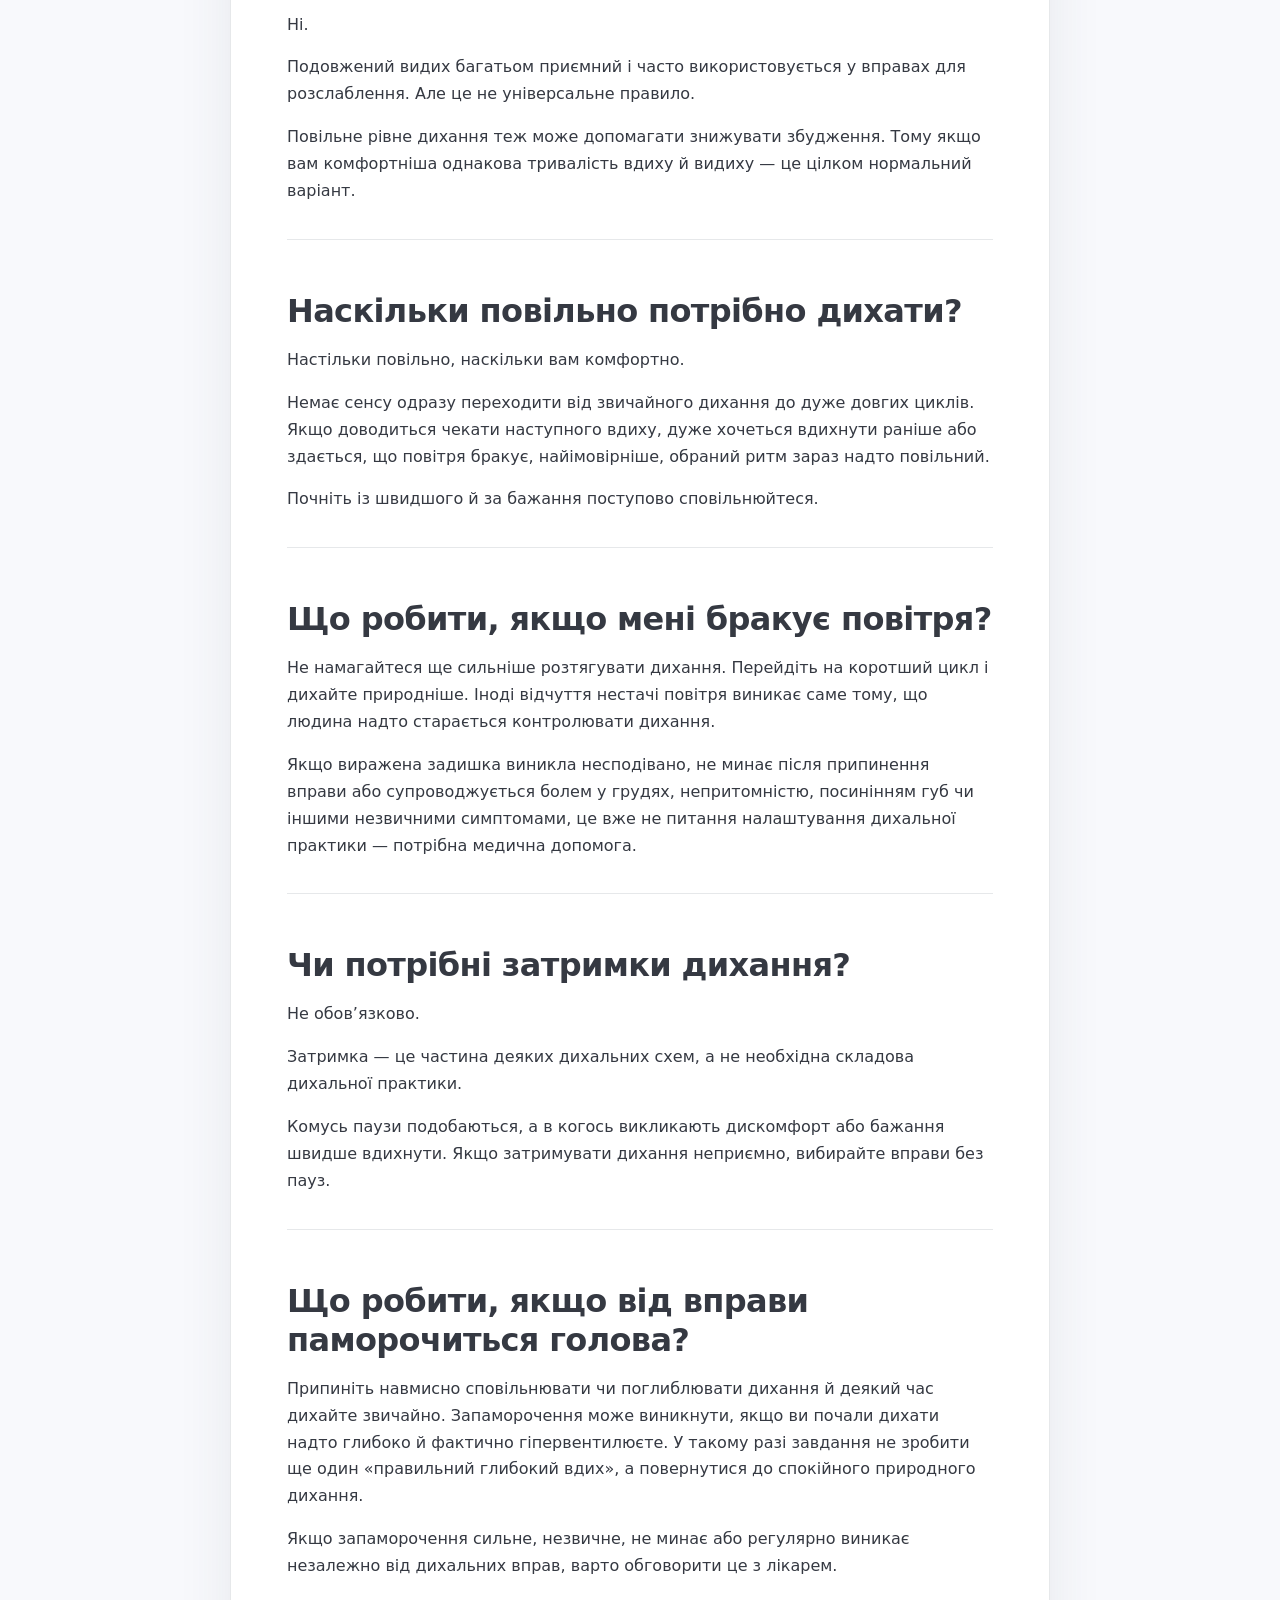
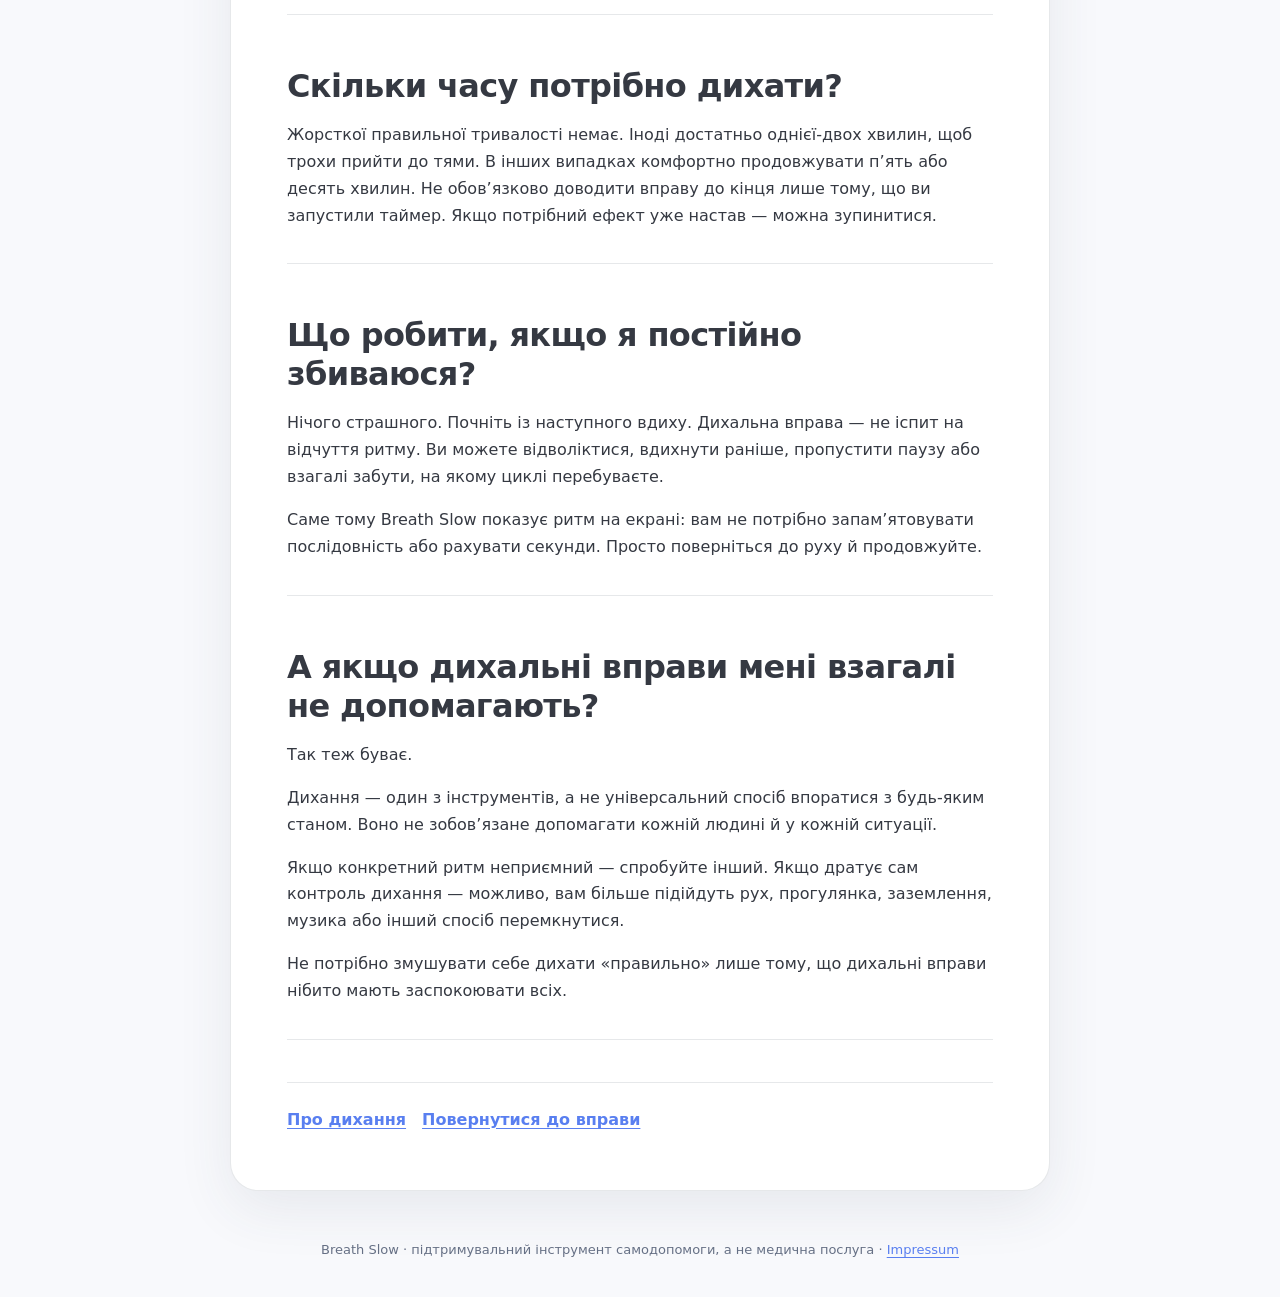
<file: uk/faq.html>
<!doctype html><html lang="uk"><head><meta charset="utf-8"><meta name="viewport" content="width=device-width, initial-scale=1"><meta name="theme-color" content="#ffffff"><title>Часті запитання про дихальні вправи — Breath Slow</title><meta name="description" content="Відповіді на часті запитання про глибину, темп, затримки й дискомфорт під час дихальних вправ."><link rel="stylesheet" href="../assets/css/content-pages.css?v=3"><link rel="icon" href="../favicon.ico" sizes="any"></head><body><header class="site-header"><div class="site-header-inner"><a class="brand" href="../"><img class="brand-mark" src="../icon.svg" alt="" width="24" height="24">Breath Slow</a><nav class="language-links" aria-label="Мова"><a href="../eng/faq.html">EN</a><a href="../ru/faq.html">RU</a><a aria-current="page" href="./faq.html">UK</a><a href="../de/faq.html">DE</a></nav></div></header><main class="article-shell"><p class="eyebrow">Часті запитання</p><h1>Часті запитання про дихальні вправи</h1><p class="lead">Не існує одного правильного способу дихати. Різні ритми підходять для різних ситуацій і різних людей. Якщо якась техніка викликає дискомфорт, не потрібно терпіти заради правильних цифр — пришвидшіться, приберіть паузу або виберіть інший ритм.</p>
<section class="faq-item"><h2>Чи потрібно робити глибокий вдих?</h2><p>Зазвичай ні.</p><p>«Глибоке дихання» часто використовують як синонім спокійного дихання, але це не зовсім те саме. Якщо робити один дуже великий вдих за іншим, особливо під час тривоги чи паніки, можна посилити гіпервентиляцію та пов’язані з нею неприємні відчуття.</p><p>Краще думати не про <strong>максимально глибоке</strong>, а про <strong>спокійне й м’яке</strong> дихання. Вдих не повинен вимагати зусиль.</p></section>
<section class="faq-item"><h2>Потрібно дихати животом?</h2><p>Не обов’язково спеціально змушувати живіт рухатися.</p><p>Під час спокійного дихання діафрагма працює природно, тому живіт і нижня частина грудної клітки зазвичай трохи розширюються на вдиху. Але сильно «випинати живіт» або контролювати кожен його рух не потрібно.</p><p>Головне, щоб дихання залишалося вільним і не перетворювалося на ще одне завдання, яке треба виконати ідеально.</p></section>
<section class="faq-item"><h2>Краще дихати носом чи ротом?</h2><p>Якщо вам зручно — зазвичай носом.</p><p>Ніс зігріває, зволожує й фільтрує повітря, а під час спокійного дихання через ніс часто простіше не робити надто великих вдихів.</p><p>Але це не обов’язкова умова дихальної практики. Якщо ніс закладений або вам зараз комфортніше дихати ротом, не потрібно боротися із собою заради вправи.</p></section>
<section class="faq-item"><h2>Видих обов’язково має бути довшим за вдих?</h2><p>Ні.</p><p>Подовжений видих багатьом приємний і часто використовується у вправах для розслаблення. Але це не універсальне правило.</p><p>Повільне рівне дихання теж може допомагати знижувати збудження. Тому якщо вам комфортніша однакова тривалість вдиху й видиху — це цілком нормальний варіант.</p></section>
<section class="faq-item"><h2>Наскільки повільно потрібно дихати?</h2><p>Настільки повільно, наскільки вам комфортно.</p><p>Немає сенсу одразу переходити від звичайного дихання до дуже довгих циклів. Якщо доводиться чекати наступного вдиху, дуже хочеться вдихнути раніше або здається, що повітря бракує, найімовірніше, обраний ритм зараз надто повільний.</p><p>Почніть із швидшого й за бажання поступово сповільнюйтеся.</p></section>
<section class="faq-item"><h2>Що робити, якщо мені бракує повітря?</h2><p>Не намагайтеся ще сильніше розтягувати дихання. Перейдіть на коротший цикл і дихайте природніше. Іноді відчуття нестачі повітря виникає саме тому, що людина надто старається контролювати дихання.</p><p>Якщо виражена задишка виникла несподівано, не минає після припинення вправи або супроводжується болем у грудях, непритомністю, посинінням губ чи іншими незвичними симптомами, це вже не питання налаштування дихальної практики — потрібна медична допомога.</p></section>
<section class="faq-item"><h2>Чи потрібні затримки дихання?</h2><p>Не обов’язково.</p><p>Затримка — це частина деяких дихальних схем, а не необхідна складова дихальної практики.</p><p>Комусь паузи подобаються, а в когось викликають дискомфорт або бажання швидше вдихнути. Якщо затримувати дихання неприємно, вибирайте вправи без пауз.</p></section>
<section class="faq-item"><h2>Що робити, якщо від вправи паморочиться голова?</h2><p>Припиніть навмисно сповільнювати чи поглиблювати дихання й деякий час дихайте звичайно. Запаморочення може виникнути, якщо ви почали дихати надто глибоко й фактично гіпервентилюєте. У такому разі завдання не зробити ще один «правильний глибокий вдих», а повернутися до спокійного природного дихання.</p><p>Якщо запаморочення сильне, незвичне, не минає або регулярно виникає незалежно від дихальних вправ, варто обговорити це з лікарем.</p></section>
<section class="faq-item"><h2>Скільки часу потрібно дихати?</h2><p>Жорсткої правильної тривалості немає. Іноді достатньо однієї-двох хвилин, щоб трохи прийти до тями. В інших випадках комфортно продовжувати п’ять або десять хвилин. Не обов’язково доводити вправу до кінця лише тому, що ви запустили таймер. Якщо потрібний ефект уже настав — можна зупинитися.</p></section>
<section class="faq-item"><h2>Що робити, якщо я постійно збиваюся?</h2><p>Нічого страшного. Почніть із наступного вдиху. Дихальна вправа — не іспит на відчуття ритму. Ви можете відволіктися, вдихнути раніше, пропустити паузу або взагалі забути, на якому циклі перебуваєте.</p><p>Саме тому Breath Slow показує ритм на екрані: вам не потрібно запам’ятовувати послідовність або рахувати секунди. Просто поверніться до руху й продовжуйте.</p></section>
<section class="faq-item"><h2>А якщо дихальні вправи мені взагалі не допомагають?</h2><p>Так теж буває.</p><p>Дихання — один з інструментів, а не універсальний спосіб впоратися з будь-яким станом. Воно не зобов’язане допомагати кожній людині й у кожній ситуації.</p><p>Якщо конкретний ритм неприємний — спробуйте інший. Якщо дратує сам контроль дихання — можливо, вам більше підійдуть рух, прогулянка, заземлення, музика або інший спосіб перемкнутися.</p><p>Не потрібно змушувати себе дихати «правильно» лише тому, що дихальні вправи нібито мають заспокоювати всіх.</p></section>
<nav class="article-nav" aria-label="Інші сторінки"><a href="./about-breathing.html">Про дихання</a><a href="../">Повернутися до вправи</a></nav></main><footer class="site-footer">Breath Slow · підтримувальний інструмент самодопомоги, а не медична послуга<span aria-hidden="true"> · </span><a href="../impressum.html">Impressum</a></footer></body></html>
</file>
<file: assets/css/styles.css>
@font-face {
  font-family: 'Fast Sans';
  src: url('../fonts/fast-font/Fast_Sans.ttf') format('truetype');
  font-style: normal;
  font-weight: 100 900;
  font-display: swap;
}

:root {
  --app-font-family: system-ui, -apple-system, BlinkMacSystemFont, "Segoe UI", sans-serif;
  --page-bg: #ffffff;
  --text-main: #444;
  --text-strong: #333;
  --text-muted: #4c5669;

  --control-bg: rgba(255, 255, 255, 0.92);
  --control-bg-hover: rgba(255, 255, 255, 1);
  --control-icon: #777;
  --control-shadow: 0 3px 10px rgba(0, 0, 0, 0.10);

  --backdrop-bg: rgba(0, 0, 0, 0.12);
  --panel-bg: #f7f7f7;
  --panel-shadow: -4px 0 16px rgba(0, 0, 0, 0.18);
  --panel-divider: rgba(0, 0, 0, 0.06);

  --lang-btn-bg: #ffffff;
  --lang-btn-border: rgba(0, 0, 0, 0.08);
  --lang-btn-active-bg: #e6ecff;
  --lang-btn-active-border: #4a7bff;

  --mode-card-bg: #ffffff;
  --mode-card-hover-bg: #f8faff;
  --mode-card-selected-bg: #eef2ff;
  --mode-card-shadow: 0 5px 16px rgba(53, 68, 105, 0.07);
  --mode-card-selected-shadow: 0 7px 20px rgba(74, 123, 255, 0.14);
  --mode-details-bg: #f0f3fa;

  --slider-track: #ddd;
  --slider-thumb: #666;
  --hr-color: #e0e0e0;

  --switch-off-bg: #d7d7d7;
  --switch-on-bg: #4a7bff;
  --switch-thumb: #ffffff;

  --other-settings-bg: #f1f3f7;

  --quote-base: #38393b;
  --quote-fill-blue: #4f8dff;
  --quote-fill-violet: #8a59ff;
}

body.theme-dark {
  --page-bg: #10141d;
  --text-main: #d8dde8;
  --text-strong: #ecf1ff;
  --text-muted: #c4cde0;

  --control-bg: rgba(23, 30, 43, 0.88);
  --control-bg-hover: rgba(30, 39, 55, 0.96);
  --control-icon: #c8d4f4;
  --control-shadow: 0 3px 14px rgba(0, 0, 0, 0.35);

  --backdrop-bg: rgba(0, 0, 0, 0.35);
  --panel-bg: #181f2c;
  --panel-shadow: -4px 0 16px rgba(0, 0, 0, 0.4);
  --panel-divider: rgba(255, 255, 255, 0.08);

  --lang-btn-bg: #1f2838;
  --lang-btn-border: rgba(255, 255, 255, 0.14);
  --lang-btn-active-bg: rgba(74, 123, 255, 0.2);
  --lang-btn-active-border: #82a3ff;

  --mode-card-bg: #1f2838;
  --mode-card-hover-bg: #263147;
  --mode-card-selected-bg: #26375b;
  --mode-card-shadow: 0 6px 18px rgba(0, 0, 0, 0.18);
  --mode-card-selected-shadow: 0 7px 22px rgba(74, 123, 255, 0.2);
  --mode-details-bg: #2b3548;

  --slider-track: #394862;
  --slider-thumb: #bfc9de;
  --hr-color: #2a3548;

  --switch-off-bg: #4c5d7a;
  --switch-on-bg: #82a3ff;
  --other-settings-bg: #242d3d;
  --quote-base: #d7deeb;
  --quote-fill-blue: #7ab0ff;
  --quote-fill-violet: #b38cff;
}

body.high-contrast {
  --text-main: #1c1c1c;
  --text-strong: #000000;
  --text-muted: #202020;
  --control-bg: #ffffff;
  --control-bg-hover: #ffffff;
  --control-icon: #000000;
  --panel-bg: #ffffff;
  --panel-divider: rgba(0, 0, 0, 0.26);
  --lang-btn-bg: #ffffff;
  --lang-btn-border: rgba(0, 0, 0, 0.45);
  --lang-btn-active-bg: #e6edff;
  --lang-btn-active-border: #1a43c4;
  --mode-card-bg: #ffffff;
  --mode-card-hover-bg: #ffffff;
  --mode-card-selected-bg: #e6edff;
  --mode-card-shadow: none;
  --mode-card-selected-shadow: none;
  --mode-details-bg: #ffffff;
  --slider-track: #9f9f9f;
  --slider-thumb: #111111;
  --hr-color: rgba(0, 0, 0, 0.28);
  --switch-off-bg: #777777;
  --switch-on-bg: #1a43c4;
  --other-settings-bg: #f3f6ff;
  --quote-base: #111111;
  --quote-fill-blue: #0045d8;
  --quote-fill-violet: #3f1cb0;
}

body.theme-dark.high-contrast {
  --text-main: #f2f6ff;
  --text-strong: #ffffff;
  --text-muted: #f2f6ff;
  --control-bg: #0a0d13;
  --control-bg-hover: #111623;
  --control-icon: #ffffff;
  --panel-bg: #0a0d13;
  --panel-divider: rgba(255, 255, 255, 0.38);
  --lang-btn-bg: #0a0d13;
  --lang-btn-border: rgba(255, 255, 255, 0.5);
  --lang-btn-active-bg: #1a2f6f;
  --lang-btn-active-border: #8fb2ff;
  --mode-card-bg: #0a0d13;
  --mode-card-hover-bg: #0a0d13;
  --mode-card-selected-bg: #1a2f6f;
  --mode-card-shadow: none;
  --mode-card-selected-shadow: none;
  --mode-details-bg: #0a0d13;
  --slider-track: #7d8596;
  --slider-thumb: #ffffff;
  --hr-color: rgba(255, 255, 255, 0.35);
  --switch-off-bg: #7a7a7a;
  --switch-on-bg: #8fb2ff;
  --other-settings-bg: #16203a;
  --quote-base: #ffffff;
  --quote-fill-blue: #8fb2ff;
  --quote-fill-violet: #c3a6ff;
}

html,
body {
  margin: 0;
  padding: 0;
  width: 100%;
  height: 100%;
  overflow-x: clip;
  background: var(--page-bg);
  font-family: var(--app-font-family);
  color: var(--text-strong);
}

/* Keep localized fallback copy out of view while the breathing scene starts. */
html.i18n-pending #breathText,
html.i18n-pending .description,
html.i18n-pending .app-footer {
  visibility: hidden;
}

body,
button,
input,
select,
textarea {
  font-family: var(--app-font-family);
}

body.bionic-font {
  --app-font-family: 'Fast Sans', system-ui, -apple-system, BlinkMacSystemFont, "Segoe UI", sans-serif;
}

body {
  position: relative;
}

#mainContent,
.app-footer {
  background: var(--page-bg);
}

.startup-message {
  position: fixed;
  inset: 0;
  z-index: 100;
  display: grid;
  place-items: center;
  box-sizing: border-box;
  padding: 24px;
  background: var(--page-bg);
  color: var(--text-main);
}

.startup-message-card {
  width: min(440px, 100%);
  box-sizing: border-box;
  padding: 28px;
  border: 1px solid var(--panel-divider);
  border-radius: 20px;
  background: var(--panel-bg);
  box-shadow: var(--control-shadow);
  text-align: center;
}

.startup-message h1 {
  margin: 0 0 12px;
  color: var(--text-strong);
  font-size: clamp(24px, 6vw, 32px);
  line-height: 1.2;
}

.startup-message p {
  margin: 0;
  font-size: 16px;
  line-height: 1.55;
}

.startup-message a {
  display: inline-block;
  margin-top: 20px;
  padding: 10px 18px;
  border-radius: 999px;
  background: var(--switch-on-bg);
  color: #ffffff;
  font-weight: 600;
  text-decoration: none;
}

.app-load-fallback {
  visibility: hidden;
  opacity: 0;
  pointer-events: none;
  animation: reveal-startup-message 0.2s ease 4s forwards;
}

.startup-message[hidden] {
  display: none;
}

.startup-message-noscript {
  z-index: 110;
}

@keyframes reveal-startup-message {
  to {
    visibility: visible;
    opacity: 1;
    pointer-events: auto;
  }
}

/* Текст над анимацией */
.breath-text {
  position: absolute;
  left: 50%;
  bottom: 28px;
  transform: translateX(-50%);
  width: min(1200px, 90vw);
  --fill-softness: 8%;
  text-align: center;
  font-size: 24px;
  line-height: 1.5;
  --fill: 1%;
  color: var(--quote-base);
  background-image: linear-gradient(
    to right,
    var(--quote-fill-blue) 0,
    var(--quote-fill-violet) var(--fill),
    var(--quote-base) calc(var(--fill) + var(--fill-softness)),
    var(--quote-base) 100%
  );
  -webkit-background-clip: text;
  background-clip: text;
  -webkit-text-fill-color: transparent;
  opacity: 1;
  transition: opacity 1s ease;
  pointer-events: auto;
  user-select: text;
  -webkit-user-select: text;
  padding: 0;
  box-sizing: border-box;
  z-index: 5;
}

.lang-toggle:focus-visible,
.music-toggle:focus-visible,
.settings-toggle:focus-visible,
.settings-close:focus-visible,
.lang-button:focus-visible,
.other-settings summary:focus-visible,
.slider:focus-visible,
.tutorial-replay-button:focus-visible {
  outline: 3px solid var(--switch-on-bg);
  outline-offset: 3px;
}

.theme-switch:focus-within .theme-switch-slider {
  outline: 3px solid var(--switch-on-bg);
  outline-offset: 2px;
}

body.no-gradients .breath-text {
  background-image: none;
  -webkit-text-fill-color: currentColor;
}

canvas {
  display: block;
  touch-action: pan-y pinch-zoom;
}

/* Одинаковые кнопки (язык и настройки) */
.lang-toggle,
.music-toggle,
.settings-toggle {
  position: absolute;
  top: 20px;
  z-index: 20;

  width: 56px;
  height: 56px;
  border-radius: 999px;
  border: none;

  background: var(--control-bg);
  box-shadow: var(--control-shadow);

  display: flex;
  align-items: center;
  justify-content: center;

  padding: 0;
  cursor: pointer;
  backdrop-filter: blur(6px);
}

.lang-toggle:hover,
.music-toggle:hover,
.settings-toggle:hover {
  background: var(--control-bg-hover);
}

.lang-toggle:active,
.music-toggle:active,
.settings-toggle:active {
  transform: scale(0.94);
}

/* Светлые иконки */
.lang-toggle svg,
.music-toggle svg,
.settings-toggle svg {
  stroke: var(--control-icon);
  stroke-width: 1.6;
}

/* Позиции */
.settings-toggle {
  right: 20px;
}

.music-toggle {
  right: 92px;
}

.lang-toggle {
  right: 164px;
}

.keyboard-hint {
  position: absolute;
  top: 92px;
  right: 20px;
  z-index: 19;
  width: min(320px, 42vw);
  background: var(--control-bg);
  color: var(--text-strong);
  border: 1px solid var(--panel-divider);
  border-radius: 12px;
  padding: 10px 12px;
  box-shadow: var(--control-shadow);
  backdrop-filter: blur(6px);
  box-sizing: border-box;
  opacity: 0;
  transform: translateY(-6px);
  transition: opacity 1.35s ease, transform 1.35s ease;
  pointer-events: none;
}

.keyboard-hint.is-visible {
  opacity: 1;
  transform: translateY(0);
}

.keyboard-hint.is-hidden {
  opacity: 0;
  transform: translateY(-6px);
  pointer-events: none;
}

.keyboard-hint p {
  margin: 0;
  font-size: 13px;
  line-height: 1.4;
}

.music-icon-on {
  display: none;
}

.music-toggle.is-on .music-icon-off {
  display: none;
}

.music-toggle.is-on .music-icon-on {
  display: block;
}

/* Бекдроп под шторками */
.settings-backdrop {
  position: fixed;
  inset: 0;
  background: var(--backdrop-bg);
  opacity: 0;
  pointer-events: none;
  transition: opacity 0.2s ease;
  z-index: 15;
}

.settings-backdrop.visible {
  opacity: 1;
  pointer-events: auto;
}

/* Шторки справа */
.settings-panel {
  position: fixed;
  top: 0;
  right: 0;
  height: 100%;
  width: min(380px, 92vw);
  background: var(--panel-bg);
  box-shadow: var(--panel-shadow);
  transform: translateX(100%);
  transition: transform 0.25s ease;
  z-index: 20;
  display: flex;
  flex-direction: column;
}

.settings-panel.open {
  transform: translateX(0);
}

.settings-header {
  display: flex;
  align-items: center;
  justify-content: space-between;
  padding: 16px 16px 8px;
  border-bottom: 1px solid var(--panel-divider);
}

.settings-header h2 {
  font-size: 18px;
  margin: 0;
  color: var(--text-strong);
}

.settings-close {
  border: none;
  background: transparent;
  cursor: pointer;
  font-size: 18px;
  padding: 4px 8px;
  color: var(--text-main);
}

.settings-content {
  padding: 16px;
  font-size: 14px;
  line-height: 1.5;
  color: var(--text-main);
  overflow-y: auto;
  scrollbar-gutter: stable both-edges;
}

/* Языковой список */
.lang-hint {
  font-size: 13px;
  margin-bottom: 12px;
  color: var(--text-muted);
}

.lang-list {
  list-style: none;
  margin: 0;
  padding: 0;
}

.lang-list li {
  margin-bottom: 8px;
}

.lang-button {
  width: 100%;
  text-align: left;
  border-radius: 999px;
  border: 1px solid var(--lang-btn-border);
  background: var(--lang-btn-bg);
  color: var(--text-main);
  padding: 8px 12px;
  cursor: pointer;
  font-size: 14px;

  display: flex;
  align-items: center;
  justify-content: space-between;
}

.lang-button span.code {
  font-size: 12px;
  opacity: 0.92;
}

.lang-button.active {
  border-color: var(--lang-btn-active-border);
  background: var(--lang-btn-active-bg);
  font-weight: 600;
}

/* Заголовок */
.settings-content h3 {
  margin-top: 0;
  margin-bottom: 12px;
  font-size: 16px;
}

.breathing-modes {
  border: 0;
  padding: 0;
  margin: 0;
  min-width: 0;
}

.breathing-modes legend {
  padding: 0;
  margin: 0 0 12px;
  color: var(--text-strong);
  font-size: 16px;
  font-weight: 600;
}

.breathing-mode-option {
  border: 1px solid var(--lang-btn-border);
  border-radius: 16px;
  background: var(--mode-card-bg);
  box-shadow: var(--mode-card-shadow);
  margin-bottom: 12px;
  overflow: hidden;
  cursor: pointer;
  transition: background 0.2s ease, border-color 0.2s ease, box-shadow 0.2s ease, transform 0.2s ease;
}

.breathing-mode-option:has(input:checked) {
  border-color: var(--lang-btn-active-border);
  background: var(--mode-card-selected-bg);
  box-shadow: var(--mode-card-selected-shadow);
}

.breathing-mode-option:has(input:focus-visible) {
  outline: 3px solid var(--switch-on-bg);
  outline-offset: 2px;
}

@media (hover: hover) {
  .breathing-mode-option:hover {
    border-color: var(--lang-btn-active-border);
    background: var(--mode-card-hover-bg);
    transform: translateY(-1px);
  }

  .breathing-mode-option:has(input:checked):hover {
    background: var(--mode-card-selected-bg);
  }
}

.breathing-mode-option label {
  display: flex;
  align-items: flex-start;
  gap: 12px;
  padding: 15px 15px 12px;
  cursor: pointer;
}

.breathing-mode-option input {
  appearance: none;
  display: grid;
  place-content: center;
  flex: 0 0 auto;
  width: 21px;
  height: 21px;
  margin: 1px 0 0;
  border: 2px solid var(--slider-thumb);
  border-radius: 50%;
  background: var(--mode-card-bg);
  cursor: pointer;
  transition: border-color 0.2s ease, background 0.2s ease;
}

.breathing-mode-option input::before {
  content: '';
  width: 11px;
  height: 11px;
  border-radius: 50%;
  background: var(--switch-on-bg);
  transform: scale(0);
  transition: transform 0.16s ease;
}

.breathing-mode-option input:checked {
  border-color: var(--switch-on-bg);
  background: var(--switch-thumb);
}

.breathing-mode-option input:checked::before {
  transform: scale(1);
}

.breathing-mode-option label span {
  min-width: 0;
}

.breathing-mode-option strong,
.breathing-mode-option small {
  display: block;
}

.breathing-mode-option strong {
  color: var(--text-strong);
  font-size: 15px;
  line-height: 1.3;
}

.breathing-mode-option small,
.breathing-mode-option details p {
  color: var(--text-muted);
  font-size: 13px;
  line-height: 1.45;
}

.breathing-mode-option small {
  margin-top: 3px;
}

.breathing-mode-option details {
  margin: 0 15px 14px 48px;
}

.breathing-mode-option details summary {
  display: inline-flex;
  align-items: center;
  gap: 6px;
  min-height: 30px;
  box-sizing: border-box;
  list-style: none;
  cursor: pointer;
  color: var(--text-main);
  font-size: 12px;
  font-weight: 600;
  padding: 5px 10px;
  border-radius: 999px;
  background: var(--mode-details-bg);
}

.breathing-mode-option details summary::-webkit-details-marker {
  display: none;
}

.breathing-mode-option details summary::after {
  content: '›';
  font-size: 16px;
  line-height: 1;
  transform: rotate(90deg);
  transition: transform 0.2s ease;
}

.breathing-mode-option details[open] summary::after {
  transform: rotate(-90deg);
}

.breathing-mode-option details p {
  margin: 10px 2px 2px;
}

/* Ползунок */
.slider-label {
  margin-bottom: 6px;
  font-size: 14px;
  color: var(--text-strong);
}

#speedValue {
  font-weight: 600;
}

.slider {
  width: 100%;
  margin-bottom: 10px;
  appearance: none;
  height: 6px;
  border-radius: 4px;
  background: var(--slider-track);
  outline: none;
  cursor: pointer;
}

.slider::-webkit-slider-thumb {
  appearance: none;
  width: 18px;
  height: 18px;
  border-radius: 50%;
  background: var(--slider-thumb);
  cursor: pointer;
}

.slider::-moz-range-thumb {
  width: 18px;
  height: 18px;
  border-radius: 50%;
  background: var(--slider-thumb);
  cursor: pointer;
}

.slider:disabled {
  cursor: not-allowed;
  opacity: 0.48;
}

.slider:disabled::-webkit-slider-thumb,
.slider:disabled::-moz-range-thumb {
  cursor: not-allowed;
}

.slider-hint {
  font-size: 12px;
  color: var(--text-muted);
  margin: 8px 0 20px;
  line-height: 1.4;
}

.settings-content hr {
  border: 0;
  height: 1px;
  background: var(--hr-color);
  margin: 20px 0;
}

.other-settings {
  border: 1px solid var(--panel-divider);
  border-radius: 12px;
  background: var(--other-settings-bg);
  padding: 0 12px 8px;
  margin-bottom: 10px;
}

.other-settings > summary {
  list-style: none;
  cursor: pointer;
  font-size: 15px;
  font-weight: 600;
  color: var(--text-strong);
  padding: 12px 0;
}

.other-settings > summary::-webkit-details-marker {
  display: none;
}

.other-settings > summary::after {
  content: '▾';
  float: right;
  opacity: 0.8;
  transition: transform 0.2s ease;
}

.other-settings[open] > summary::after {
  transform: rotate(180deg);
}

.other-settings-content {
  padding-bottom: 4px;
}

.other-settings-content h3 {
  margin-top: 8px;
}

.theme-row {
  display: flex;
  align-items: center;
  justify-content: flex-start;
  gap: 12px;
  margin-top: 2px;
  margin-bottom: 8px;
  color: var(--text-strong);
  font-size: 14px;
}

.tutorial-replay-button {
  border: 1px solid var(--lang-btn-border);
  background: var(--lang-btn-bg);
  color: var(--text-main);
  border-radius: 999px;
  padding: 8px 12px;
  font-size: 13px;
  line-height: 1.2;
  cursor: pointer;
  transition: background 0.2s ease, border-color 0.2s ease;
}

.tutorial-replay-button:hover {
  background: var(--lang-btn-active-bg);
  border-color: var(--lang-btn-active-border);
}

.theme-switch {
  position: relative;
  width: 48px;
  height: 28px;
  display: inline-block;
}

.theme-switch input {
  position: absolute;
  inset: 0;
  opacity: 0;
  width: 100%;
  height: 100%;
  margin: 0;
  cursor: pointer;
}

.theme-switch-slider {
  position: absolute;
  inset: 0;
  background: var(--switch-off-bg);
  border-radius: 999px;
  cursor: pointer;
  transition: background 0.2s ease;
}

.theme-switch-slider::before {
  content: "";
  position: absolute;
  width: 20px;
  height: 20px;
  left: 4px;
  top: 4px;
  border-radius: 50%;
  background: var(--switch-thumb);
  transition: transform 0.2s ease;
}

.theme-switch input:checked + .theme-switch-slider {
  background: var(--switch-on-bg);
}

.theme-switch input:checked + .theme-switch-slider::before {
  transform: translateX(20px);
}

.theme-switch input:focus-visible + .theme-switch-slider {
  outline: 2px solid var(--switch-on-bg);
  outline-offset: 2px;
}

/* Нижний блок */
.description {
  padding: 40px 16px 80px;
  max-width: 700px;
  box-sizing: border-box;
  color: var(--text-main);
  font-size: 16px;
  line-height: 1.6;
}

.description h1 {
  font-size: 28px;
  margin-bottom: 16px;
}

.description p {
  margin: 0 0 12px;
}

.app-footer {
  margin: 0;
  padding: 10px 16px 22px;
  width: 100%;
  box-sizing: border-box;
  text-align: center;
  font-size: 12px;
  line-height: 1.45;
  color: var(--text-muted);
}

.app-footer a {
  color: inherit;
  text-decoration-color: currentColor;
  opacity: 0.82;
}

.app-footer a:hover,
.app-footer a:focus-visible {
  opacity: 1;
}

.resource-links {
  display: flex;
  flex-wrap: wrap;
  gap: 8px 16px;
}

.resource-links a {
  color: var(--text-muted);
  font-size: 13px;
  text-decoration-color: color-mix(in srgb, currentColor 45%, transparent);
  text-underline-offset: 3px;
}

.resource-links a:hover,
.resource-links a:focus-visible {
  color: var(--text-strong);
}

.resource-links-settings {
  padding: 4px 4px 2px;
}

.resource-links-about {
  margin-top: 22px;
}

body.large-text .settings-header h2 {
  font-size: 20px;
}

body.large-text .settings-content {
  font-size: 16px;
  line-height: 1.6;
}

body.large-text .settings-content h3 {
  font-size: 18px;
}

body.large-text .slider-label,
body.large-text .lang-button {
  font-size: 16px;
}

body.large-text .tutorial-replay-button {
  font-size: 14px;
}

body.large-text .slider-hint,
body.large-text .lang-hint,
body.large-text .lang-button span.code {
  font-size: 14px;
}

body.large-text .breath-text {
  font-size: clamp(22px, 2.7vw, 30px);
  width: min(1200px, 92vw);
  line-height: 1.55;
}

body.large-text .description {
  font-size: 18px;
  line-height: 1.7;
}

body.large-text .description h1 {
  font-size: 32px;
  line-height: 1.25;
}

/* Адаптивность */
@media (max-width: 480px) {
  .breath-text {
    font-size: 20px;
    width: 90vw;
    bottom: 20px;
  }

  .lang-toggle,
  .music-toggle,
  .settings-toggle {
    width: 52px;
    height: 52px;
    top: 16px;
  }

  .settings-toggle {
    right: 16px;
  }

  .music-toggle {
    right: 84px;
  }

  .lang-toggle {
    right: 152px;
  }

  .keyboard-hint {
    top: 80px;
    right: 16px;
    width: min(250px, 44vw);
    padding: 9px 10px;
  }

  .keyboard-hint p {
    font-size: 12px;
  }

  .description {
    padding: 32px 16px 64px;
  }

  .app-footer {
    font-size: 11px;
  }

  body.large-text .settings-panel {
    width: min(360px, 92vw);
  }

  body.large-text .breath-text {
    font-size: clamp(20px, 5vw, 24px);
    width: 92vw;
    bottom: 18px;
  }

  body.large-text .description {
    font-size: 17px;
  }

  body.large-text .description h1 {
    font-size: 30px;
  }
}

.breathing-scene { position: relative; }
.circle-interaction {
  position: absolute;
  border-radius: 50%;
  touch-action: none;
  user-select: none;
}
.visually-hidden {
  position: absolute;
  width: 1px;
  height: 1px;
  padding: 0;
  margin: -1px;
  overflow: hidden;
  clip-path: inset(50%);
  white-space: nowrap;
  border: 0;
}
body.reduced-motion *,
body.reduced-motion *::before,
body.reduced-motion *::after {
  animation: none !important;
  transition: none !important;
  scroll-behavior: auto !important;
}
body.reduced-motion .breath-text {
  background-image: none;
  -webkit-text-fill-color: currentColor;
}
</file>
<file: assets/css/content-pages.css>
:root {
  color-scheme: light dark;
  --page-bg: #f8f9fc;
  --surface: #ffffff;
  --text: #353942;
  --muted: #667085;
  --border: rgba(55, 65, 81, 0.12);
  --accent: #597ff0;
  --accent-soft: #edf2ff;
  --warning-bg: #fff4ec;
  --warning-border: #e48a50;
  --shadow: 0 18px 55px rgba(50, 62, 90, 0.09);
}

@media (prefers-color-scheme: dark) {
  :root {
    --page-bg: #10141d;
    --surface: #181f2c;
    --text: #e7ebf4;
    --muted: #b9c2d5;
    --border: rgba(255, 255, 255, 0.11);
    --accent: #8ca9ff;
    --accent-soft: #202c48;
    --warning-bg: #30231f;
    --warning-border: #e39a6b;
    --shadow: 0 18px 55px rgba(0, 0, 0, 0.24);
  }
}

* { box-sizing: border-box; }

html { scroll-behavior: smooth; }

body {
  margin: 0;
  background: var(--page-bg);
  color: var(--text);
  font-family: system-ui, -apple-system, BlinkMacSystemFont, "Segoe UI", sans-serif;
  line-height: 1.68;
}

a { color: var(--accent); text-underline-offset: 3px; }
a:hover { text-decoration-thickness: 2px; }

.site-header {
  position: sticky;
  top: 0;
  z-index: 2;
  border-bottom: 1px solid var(--border);
  background: color-mix(in srgb, var(--page-bg) 90%, transparent);
  backdrop-filter: blur(14px);
}

.site-header-inner,
.article-shell,
.site-footer {
  width: min(820px, calc(100% - 32px));
  margin-inline: auto;
}

.site-header-inner {
  min-height: 64px;
  display: flex;
  align-items: center;
  justify-content: space-between;
  gap: 20px;
}

.brand,
.language-links,
.article-nav {
  display: flex;
  align-items: center;
  flex-wrap: wrap;
  gap: 10px 16px;
}

.brand { color: var(--text); font-weight: 700; text-decoration: none; }
.brand-mark { width: 24px; height: 24px; display: block; border-radius: 50%; }
.language-links { justify-content: flex-end; font-size: 13px; }
.language-links a[aria-current="page"] { color: var(--text); font-weight: 700; text-decoration: none; }

.article-shell {
  margin-block: 34px 48px;
  padding: clamp(24px, 5vw, 56px);
  border: 1px solid var(--border);
  border-radius: 28px;
  background: var(--surface);
  box-shadow: var(--shadow);
}

.eyebrow { margin: 0 0 8px; color: var(--accent); font-size: 13px; font-weight: 700; letter-spacing: .08em; text-transform: uppercase; }
h1 { margin: 0 0 24px; font-size: clamp(32px, 6vw, 52px); line-height: 1.08; letter-spacing: -.035em; }
h2 { margin: 48px 0 16px; font-size: clamp(24px, 4vw, 32px); line-height: 1.22; letter-spacing: -.02em; }
h3 { margin: 34px 0 12px; font-size: 21px; line-height: 1.3; }
p { margin: 0 0 16px; }
ul { margin: 12px 0 22px; padding-left: 24px; }
li { margin: 8px 0; }
strong { color: var(--text); }

.lead { color: var(--muted); font-size: 19px; line-height: 1.6; }
.cycle-note { padding: 16px 18px; border-left: 4px solid var(--accent); border-radius: 0 12px 12px 0; background: var(--accent-soft); font-weight: 650; }
.safety-note { margin-block: 34px; padding: 20px; border: 1px solid var(--warning-border); border-left-width: 5px; border-radius: 16px; background: var(--warning-bg); }
.safety-note h2, .safety-note h3 { margin-top: 0; }
.faq-item { padding-block: 4px 18px; border-bottom: 1px solid var(--border); }
.faq-item:last-child { border-bottom: 0; }
.article-nav { margin-top: 42px; padding-top: 24px; border-top: 1px solid var(--border); }
.article-nav a { font-weight: 600; }
.site-footer { padding-bottom: 36px; color: var(--muted); font-size: 13px; text-align: center; }
.legal-page h2 { margin-top: 32px; }
.legal-address { color: var(--text); font-style: normal; font-size: 18px; line-height: 1.8; }

@media (max-width: 560px) {
  .site-header-inner { align-items: flex-start; flex-direction: column; padding-block: 12px; }
  .language-links { justify-content: flex-start; }
  .article-shell { width: 100%; margin-top: 0; border-inline: 0; border-radius: 0; box-shadow: none; }
  .lead { font-size: 17px; }
}

@media (prefers-reduced-motion: reduce) {
  html { scroll-behavior: auto; }
}
</file>
